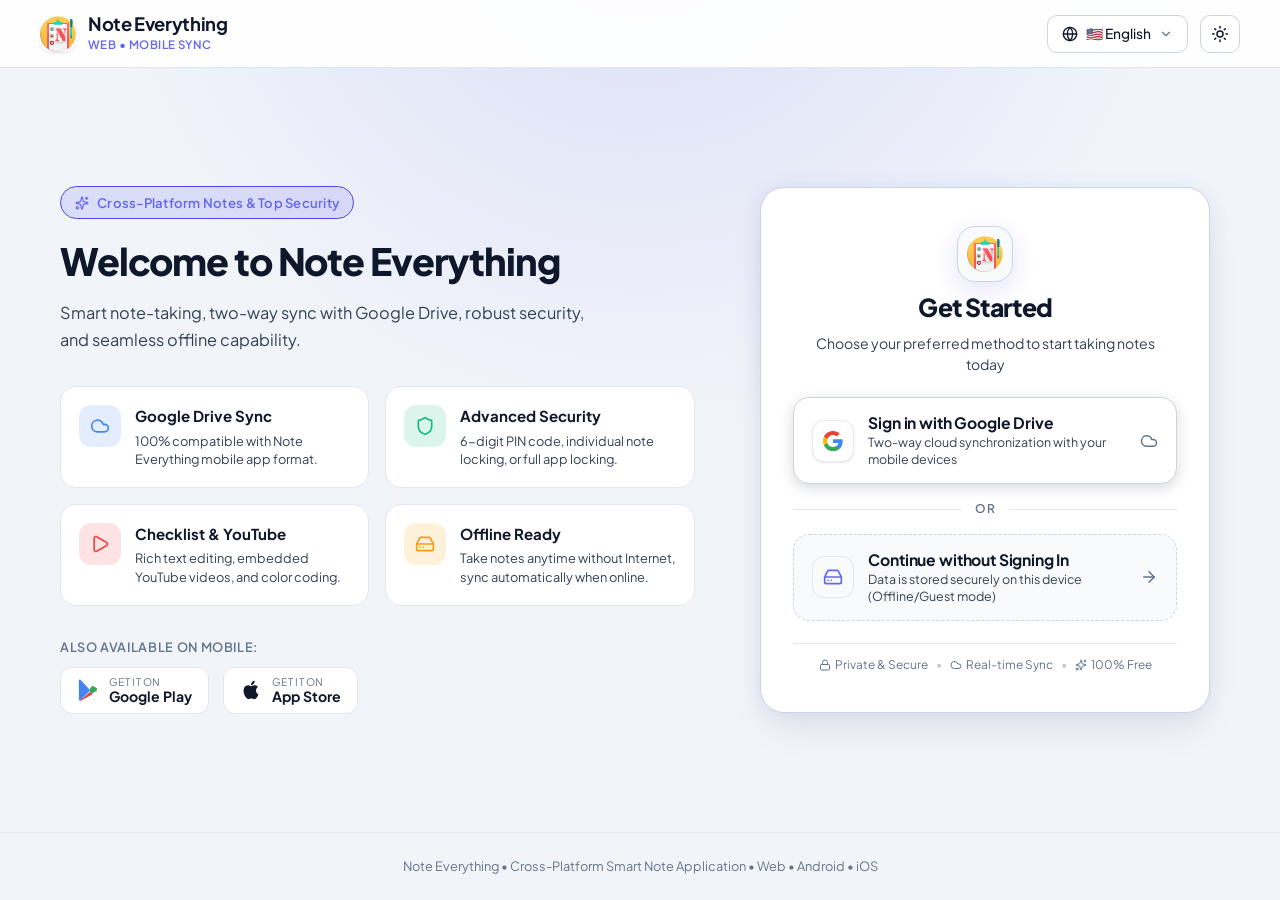
<file: index.html>
<!doctype html>
<html lang="en">
  <head>
    <meta charset="UTF-8" />
    <link rel="icon" type="image/png" href="/logo.png" />
    <link rel="shortcut icon" type="image/x-icon" href="/favicon.ico" />
    <link rel="apple-touch-icon" href="/logo.png" />
    <meta name="viewport" content="width=device-width, initial-scale=1.0" />
    <meta name="theme-color" content="#0f172a" />

    <!-- Primary SEO Meta Tags -->
    <title>Note Everything - Notes Anytime, Anywhere</title>
    <meta name="title" content="Note Everything - Notes Anytime, Anywhere" />
    <meta name="description" content="Fast, secure, offline-first notes and to-do checklist app with Google Drive sync and instant backup." />
    <meta name="keywords" content="note everything, notes, todo list, checklists, offline notes, google drive sync, backup" />
    <meta name="author" content="Note Everything" />
    <meta name="robots" content="index, follow" />

    <!-- Open Graph / Facebook -->
    <meta property="og:type" content="website" />
    <meta property="og:title" content="Note Everything - Notes Anytime, Anywhere" />
    <meta property="og:description" content="Fast, secure, offline-first notes and to-do checklist app with Google Drive sync and instant backup." />
    <meta property="og:image" content="/logo.png" />

    <!-- Twitter Card -->
    <meta name="twitter:card" content="summary" />
    <meta name="twitter:title" content="Note Everything - Notes Anytime, Anywhere" />
    <meta name="twitter:description" content="Fast, secure, offline-first notes and to-do checklist app with Google Drive sync and instant backup." />
    <meta name="twitter:image" content="/logo.png" />

    <!-- Google Fonts: Plus Jakarta Sans & JetBrains Mono -->
    <link rel="preconnect" href="https://fonts.googleapis.com">
    <link rel="preconnect" href="https://fonts.gstatic.com" crossorigin>
    <link href="https://fonts.googleapis.com/css2?family=JetBrains+Mono:wght@400;500;600&family=Plus+Jakarta+Sans:wght@400;500;600;700;800&display=swap" rel="stylesheet">

    <!-- GitHub Pages SPA: restore deep-link path from 404 redirect -->
    <script>
      (function () {
        var params = new URLSearchParams(window.location.search);
        var p = params.get('p');
        var h = params.get('h');
        if (p) {
          var target = decodeURIComponent(p) + (h ? decodeURIComponent(h) : '');
          window.history.replaceState(null, null, target);
        }
      })();
    </script>
    <script type="module" crossorigin src="/assets/index-BXCuvB08.js"></script>
    <link rel="stylesheet" crossorigin href="/assets/index-BgX2x8Zq.css">
  </head>
  <body>
    <div id="root"></div>
  </body>
</html>
</file>
<file: assets/index-BgX2x8Zq.css>
:root,[data-theme=dark]{--bg-base:#090d16;--bg-sidebar:#0f1422;--bg-surface:#151c2e;--bg-surface-hover:#1c263f;--bg-surface-active:#232f4e;--bg-glass:#151c2ecc;--bg-modal-overlay:#05070dbf;--border-subtle:#ffffff14;--border-medium:#ffffff24;--border-focus:#6366f1;--text-primary:#f8fafc;--text-secondary:#94a3b8;--text-muted:#64748b;--text-inverse:#090d16;--accent:#6366f1;--accent-light:#818cf8;--accent-hover:#4f46e5;--accent-glow:#6366f140;--accent-gradient:linear-gradient(135deg, #6366f1 0%, #8b5cf6 50%, #d946ef 100%);--danger:#ef4444;--danger-hover:#dc2626;--danger-glow:#ef444433;--success:#10b981;--warning:#f59e0b;--shadow-sm:0 1px 3px #0000004d;--shadow-md:0 4px 12px #00000059;--shadow-lg:0 12px 32px #00000073;--shadow-glow:0 0 20px var(--accent-glow);--card-default-bg:#151c2e;--card-default-border:#ffffff14;--bg-hover:var(--bg-surface-hover);--bg-card:var(--bg-surface);--text-main:var(--text-primary);--bg-surface-elevated:var(--bg-surface-hover);--hover-bg:var(--bg-surface-active);--border-strong:var(--border-medium)}[data-theme=light]{--bg-base:#f1f5f9;--bg-sidebar:#fff;--bg-surface:#fff;--bg-surface-hover:#f8fafc;--bg-surface-active:#e2e8f0;--bg-glass:#ffffffeb;--bg-modal-overlay:#0f172a80;--border-subtle:#e2e8f0;--border-medium:#cbd5e1;--border-strong:var(--border-medium);--border-focus:#4f46e5;--text-primary:#0f172a;--text-secondary:#334155;--text-muted:#64748b;--text-inverse:#fff;--accent:#4f46e5;--accent-light:#6366f1;--accent-hover:#4338ca;--accent-glow:#4f46e524;--accent-gradient:linear-gradient(135deg, #4f46e5 0%, #7c3aed 100%);--danger:#ef4444;--danger-hover:#dc2626;--danger-glow:#ef444424;--success:#10b981;--warning:#f59e0b;--shadow-sm:0 1px 3px #0f172a0f, 0 1px 2px #0f172a0a;--shadow-md:0 4px 14px #0f172a14, 0 2px 4px #0f172a0a;--shadow-lg:0 12px 30px #0f172a1f, 0 4px 8px #0f172a0d;--shadow-glow:0 0 20px var(--accent-glow);--card-default-bg:#fff;--card-default-border:#e2e8f0;--bg-hover:var(--bg-surface-hover);--bg-card:var(--bg-surface);--text-main:var(--text-primary);--bg-surface-elevated:#fff;--hover-bg:var(--bg-surface-active)}*{box-sizing:border-box;margin:0;padding:0}html,body{background-color:var(--bg-base);height:100%;color:var(--text-primary);-webkit-font-smoothing:antialiased;-moz-osx-font-smoothing:grayscale;font-family:Plus Jakarta Sans,system-ui,-apple-system,BlinkMacSystemFont,Segoe UI,Roboto,Oxygen,Ubuntu,Cantarell,sans-serif;line-height:1.5;overflow:hidden}#root{flex-direction:column;height:100%;display:flex}::-webkit-scrollbar{width:6px;height:6px}::-webkit-scrollbar-track{background:0 0}::-webkit-scrollbar-thumb{background:var(--border-medium);border-radius:9999px}::-webkit-scrollbar-thumb:hover{background:var(--text-muted)}button{cursor:pointer;background:0 0;border:none;outline:none;justify-content:center;align-items:center;font-family:inherit;transition:all .18s ease-in-out;display:inline-flex}button:focus-visible{box-shadow:0 0 0 2px var(--accent-glow), 0 0 0 4px var(--accent)}input,textarea,select{color:var(--text-primary);background-color:var(--bg-surface);border:1px solid var(--border-subtle);border-radius:10px;outline:none;font-family:inherit;transition:all .18s ease-in-out}input::placeholder,textarea::placeholder{color:var(--text-muted);opacity:.65}input:focus,textarea:focus,select:focus{border-color:var(--border-focus);box-shadow:0 0 0 3px var(--accent-glow)}@keyframes fadeIn{0%{opacity:0}to{opacity:1}}@keyframes scaleIn{0%{opacity:0;transform:scale(.96)}to{opacity:1;transform:scale(1)}}@keyframes pulseGlow{0%,to{box-shadow:0 0 15px var(--accent-glow)}50%{box-shadow:0 0 25px var(--accent-glow)}}.animate-fade-in{animation:.22s cubic-bezier(.16,1,.3,1) forwards fadeIn}.animate-scale-in{animation:.2s cubic-bezier(.16,1,.3,1) forwards scaleIn}.note-theme-default{background-color:var(--card-default-bg);border-color:var(--card-default-border)}[data-theme=dark] .note-theme-amber{background:linear-gradient(145deg,#3d2305 0%,#2b1803 100%)!important;border-color:#f59e0b40!important}[data-theme=light] .note-theme-amber{background:#fffbeb!important;border-color:#fde68a!important}[data-theme=dark] .note-theme-emerald{background:linear-gradient(145deg,#06392b 0%,#03281e 100%)!important;border-color:#10b98140!important}[data-theme=light] .note-theme-emerald{background:#ecfdf5!important;border-color:#a7f3d0!important}[data-theme=dark] .note-theme-sky{background:linear-gradient(145deg,#093753 0%,#05263a 100%)!important;border-color:#0ea5e940!important}[data-theme=light] .note-theme-sky{background:#f0f9ff!important;border-color:#bae6fd!important}[data-theme=dark] .note-theme-indigo{background:linear-gradient(145deg,#282566 0%,#1c1a47 100%)!important;border-color:#6366f147!important}[data-theme=light] .note-theme-indigo{background:#eef2ff!important;border-color:#c7d2fe!important}[data-theme=dark] .note-theme-rose{background:linear-gradient(145deg,#4c1126 0%,#340918 100%)!important;border-color:#f43f5e40!important}[data-theme=light] .note-theme-rose{background:#fff1f2!important;border-color:#fecdd3!important}[data-theme=dark] .note-theme-peach{background:linear-gradient(145deg,#4a1e09 0%,#331405 100%)!important;border-color:#f9731640!important}[data-theme=light] .note-theme-peach{background:#fff7ed!important;border-color:#fed7aa!important}[data-theme=dark] .note-theme-teal{background:linear-gradient(145deg,#0a3d3a 0%,#052a28 100%)!important;border-color:#14b8a640!important}[data-theme=light] .note-theme-teal{background:#f0fdfa!important;border-color:#99f6e4!important}.confirm-modal-overlay{z-index:99999;background-color:var(--bg-modal-overlay,#05070dbf);-webkit-backdrop-filter:blur(12px);justify-content:center;align-items:center;padding:1.25rem;animation:.2s cubic-bezier(.16,1,.3,1) forwards confirmFadeIn;display:flex;position:fixed;inset:0}@keyframes confirmFadeIn{0%{opacity:0}to{opacity:1}}.confirm-modal-card{background:var(--bg-surface,#151c2e);border:1px solid var(--border-medium,#ffffff24);border-radius:20px;flex-direction:column;width:100%;max-width:440px;padding:1.75rem;animation:.22s cubic-bezier(.16,1,.3,1) forwards confirmScaleIn;display:flex;position:relative;overflow:hidden;box-shadow:0 20px 50px #00000080,0 0 1px #fff3}@keyframes confirmScaleIn{0%{opacity:0;transform:scale(.92)translateY(8px)}to{opacity:1;transform:scale(1)translateY(0)}}.confirm-modal-header{align-items:flex-start;gap:1rem;margin-bottom:1.25rem;display:flex}.confirm-icon-box{border-radius:14px;flex-shrink:0;justify-content:center;align-items:center;width:48px;min-width:48px;height:48px;display:flex}.confirm-icon-box.danger{color:#ef4444;background:#ef444426;border:1px solid #ef44444d;box-shadow:0 0 20px #ef444440}.confirm-icon-box.warning{color:#f59e0b;background:#f59e0b26;border:1px solid #f59e0b4d;box-shadow:0 0 20px #f59e0b40}.confirm-icon-box.info{color:#6366f1;background:#6366f126;border:1px solid #6366f14d;box-shadow:0 0 20px #6366f140}.confirm-header-content{flex:1;min-width:0}.confirm-title{color:var(--text-primary,#f8fafc);margin:0 0 .35rem;font-size:1.15rem;font-weight:700;line-height:1.35}.confirm-message{color:var(--text-secondary,#94a3b8);word-break:break-word;margin:0;font-size:.92rem;line-height:1.55}.confirm-close-btn{width:32px;height:32px;color:var(--text-muted,#64748b);cursor:pointer;background:0 0;border:none;border-radius:50%;justify-content:center;align-items:center;transition:all .15s;display:flex;position:absolute;top:1rem;right:1rem}.confirm-close-btn:hover{background:var(--border-subtle,#ffffff14);color:var(--text-primary,#f8fafc);transform:scale(1.05)}.confirm-modal-actions{border-top:1px solid var(--border-subtle,#ffffff14);justify-content:flex-end;align-items:center;gap:.75rem;margin-top:.5rem;padding-top:1rem;display:flex}.confirm-btn{cursor:pointer;border-radius:12px;justify-content:center;align-items:center;gap:.5rem;min-width:90px;padding:.65rem 1.25rem;font-size:.9rem;font-weight:600;transition:all .15s;display:inline-flex}.confirm-btn-cancel{background:var(--bg-surface-hover,#1c263f);color:var(--text-secondary,#94a3b8);border:1px solid var(--border-subtle,#ffffff1a)}.confirm-btn-cancel:hover{background:var(--bg-surface-active,#232f4e);color:var(--text-primary,#f8fafc);border-color:var(--border-medium,#fff3)}.confirm-btn-danger{color:#fff;background:#ef4444;border:1px solid #dc2626;box-shadow:0 4px 14px #ef444459}.confirm-btn-danger:hover{background:#dc2626;transform:translateY(-1px);box-shadow:0 6px 20px #ef444480}.confirm-btn-warning{color:#fff;background:#f59e0b;border:1px solid #d97706;box-shadow:0 4px 14px #f59e0b59}.confirm-btn-warning:hover{background:#d97706;transform:translateY(-1px);box-shadow:0 6px 20px #f59e0b80}.confirm-btn-info{background:var(--accent,#6366f1);color:#fff;border:1px solid var(--accent-hover,#4f46e5);box-shadow:0 4px 14px #6366f159}.confirm-btn-info:hover{background:var(--accent-hover,#4f46e5);transform:translateY(-1px);box-shadow:0 6px 20px #6366f180}@media (width<=480px){.confirm-modal-card{border-radius:16px;padding:1.25rem}.confirm-modal-header{flex-direction:column;gap:.75rem}.confirm-modal-actions{flex-direction:column-reverse;gap:.5rem}.confirm-btn{width:100%}}.full-categories-view{background-color:var(--bg-base);z-index:10;flex-direction:column;flex:1;width:100%;height:100%;animation:.18s cubic-bezier(.16,1,.3,1) fadeIn;display:flex;position:relative;overflow:hidden}.full-categories-header{background-color:var(--bg-glass);-webkit-backdrop-filter:blur(14px);border-bottom:1px solid var(--border-subtle);z-index:25;flex-wrap:nowrap;justify-content:space-between;align-items:center;gap:16px;padding:14px 28px;display:flex;position:sticky;top:0}.full-categories-header-left{align-items:center;gap:16px;min-width:0;display:flex}.full-categories-header-left .back-btn{background-color:var(--bg-surface);border:1px solid var(--border-subtle);color:var(--text-primary);cursor:pointer;box-shadow:var(--shadow-sm);white-space:nowrap;border-radius:10px;flex-shrink:0;align-items:center;gap:8px;padding:8px 16px;font-size:.88rem;font-weight:600;transition:all .2s;display:inline-flex}.full-categories-header-left .back-btn:hover{background-color:var(--bg-surface-hover);border-color:var(--border-medium);transform:translate(-2px)}.full-categories-title-box{align-items:center;gap:12px;min-width:0;display:flex}.full-categories-header-icon{background:var(--accent-gradient);color:#fff;width:38px;height:38px;box-shadow:0 4px 12px var(--accent-glow);border-radius:12px;flex-shrink:0;justify-content:center;align-items:center;display:flex}.full-categories-title-box h2{color:var(--text-primary);margin:0;font-size:1.22rem;font-weight:700;line-height:1.2}.full-categories-subtitle{color:var(--text-secondary);margin-top:2px;font-size:.8rem;display:block}.full-categories-header-right{flex-shrink:0;align-items:center;gap:12px;display:flex}.full-categories-count-badge{background-color:var(--bg-surface);border:1px solid var(--border-subtle);color:var(--accent);box-shadow:var(--shadow-sm);white-space:nowrap;border-radius:9999px;flex-shrink:0;align-items:center;gap:6px;padding:6px 14px;font-size:.82rem;font-weight:600;display:inline-flex}.full-categories-header-right .close-btn,.full-categories-header .icon-btn{background-color:var(--bg-surface);border:1px solid var(--border-subtle);width:38px;height:38px;color:var(--text-secondary);cursor:pointer;border-radius:10px;flex-shrink:0;justify-content:center;align-items:center;transition:all .2s;display:inline-flex}.full-categories-header-right .close-btn:hover,.full-categories-header .icon-btn:hover{background-color:var(--bg-surface-hover);color:var(--text-primary);border-color:var(--border-medium)}.full-categories-scroll-container{-webkit-overflow-scrolling:touch;flex:1;justify-content:center;align-items:flex-start;padding:32px 28px 80px;display:flex;overflow:hidden auto}.full-categories-content-wrapper{flex-direction:column;flex-shrink:0;gap:24px;width:100%;max-width:880px;height:auto;min-height:min-content;display:flex}.categories-view-card{background-color:var(--bg-surface);border:1px solid var(--border-subtle);box-shadow:var(--shadow-sm);border-radius:16px;flex-shrink:0;width:100%;transition:border-color .2s,box-shadow .2s;overflow:hidden}.categories-view-card:hover{border-color:var(--border-medium);box-shadow:var(--shadow-md)}.categories-view-card-header{border-bottom:1px solid var(--border-subtle);background-color:var(--bg-surface-hover);align-items:center;gap:14px;padding:18px 24px;display:flex}.categories-view-card-icon-box{border-radius:10px;flex-shrink:0;justify-content:center;align-items:center;width:38px;height:38px;display:flex}.categories-view-card-icon-box.accent{background-color:var(--accent-glow);color:var(--accent)}.categories-view-card-icon-box.info{color:#3b82f6;background-color:#3b82f626}.categories-view-card-header h3{color:var(--text-primary);margin:0;font-size:1.05rem;font-weight:700}.categories-view-card-header p{color:var(--text-secondary);margin:3px 0 0;font-size:.8rem}.categories-view-card-body{padding:22px 24px}.full-cat-create-form{flex-direction:column;gap:18px;display:flex}.full-cat-input-row{align-items:flex-end;gap:14px;width:100%;display:flex}.full-cat-input-group{flex-direction:column;flex:1;gap:6px;display:flex}.full-cat-input-group label{color:var(--text-secondary);font-size:.82rem;font-weight:600}.full-cat-text-input{background-color:var(--bg-base);border:1.5px solid var(--border-subtle);width:100%;color:var(--text-primary);border-radius:11px;outline:none;padding:10px 14px;font-size:.92rem;transition:all .18s}.full-cat-text-input:focus{border-color:var(--accent);box-shadow:0 0 0 3px var(--accent-glow);background-color:var(--bg-surface)}.full-cat-submit-btn{height:42px;padding:0 20px}.full-cat-color-section{flex-wrap:wrap;align-items:center;gap:16px;display:flex}.full-cat-color-label{color:var(--text-secondary);font-size:.82rem;font-weight:600}.full-cat-palette-row{flex-wrap:wrap;align-items:center;gap:12px;display:flex}.full-cat-color-picker-wrapper{cursor:pointer;border-radius:50%;flex-shrink:0;width:32px;height:32px;position:relative;box-shadow:0 2px 6px #00000026}.full-cat-native-color-picker{opacity:0;cursor:pointer;width:100%;height:100%;position:absolute;inset:0}.full-cat-color-preview-circle{pointer-events:none;border:2px solid #fff;border-radius:50%;width:100%;height:100%;display:block}.full-cat-preset-colors{flex-wrap:wrap;align-items:center;gap:8px;display:flex}.full-cat-preset-swatch{cursor:pointer;border:2px solid #0000;border-radius:50%;justify-content:center;align-items:center;width:26px;height:26px;transition:transform .15s,border-color .15s;display:flex;box-shadow:0 1px 4px #0000001a}.full-cat-preset-swatch:hover{transform:scale(1.15)}.full-cat-preset-swatch.active{box-shadow:0 0 0 2px var(--accent);border-color:#fff;transform:scale(1.15)}.categories-status-banner{color:var(--accent);background-color:var(--accent-glow);border:1px solid var(--accent);border-radius:10px;padding:10px 14px;font-size:.86rem;font-weight:500;animation:.2s ease-out fadeIn}.full-cat-search-box{align-items:center;margin-bottom:18px;display:flex;position:relative}.full-cat-search-icon{color:var(--text-muted);pointer-events:none;position:absolute;left:14px}.full-cat-search-input{background-color:var(--bg-base);border:1.5px solid var(--border-subtle);width:100%;color:var(--text-primary);border-radius:11px;outline:none;padding:9px 38px;font-size:.88rem;transition:all .18s}.full-cat-search-input:focus{border-color:var(--accent);box-shadow:0 0 0 3px var(--accent-glow);background-color:var(--bg-surface)}.full-cat-clear-search-btn{color:var(--text-muted);cursor:pointer;background:0 0;border:none;border-radius:6px;justify-content:center;align-items:center;padding:4px;display:flex;position:absolute;right:12px}.full-cat-clear-search-btn:hover{color:var(--text-primary);background-color:var(--bg-hover)}.full-cat-empty-state{text-align:center;flex-direction:column;align-items:center;gap:10px;padding:40px 20px;display:flex}.full-cat-empty-state .empty-icon-circle{background-color:var(--bg-surface-hover);width:60px;height:60px;color:var(--text-muted);border-radius:18px;justify-content:center;align-items:center;margin-bottom:6px;display:flex}.full-cat-empty-state h4{color:var(--text-primary);margin:0;font-size:1.05rem;font-weight:700}.full-cat-empty-state p{color:var(--text-secondary);max-width:400px;margin:0;font-size:.86rem;line-height:1.45}.full-cat-items-list{flex-direction:column;gap:12px;display:flex}.full-cat-row-card{background-color:var(--bg-surface-hover);border:1.5px solid var(--border-subtle);border-radius:13px;justify-content:space-between;align-items:center;gap:14px;padding:14px 18px;transition:all .18s;display:flex}.full-cat-row-card:hover{border-color:var(--border-medium);box-shadow:var(--shadow-sm);transform:translateY(-1px)}.full-cat-row-card.editing{border-color:var(--accent);background-color:var(--bg-surface);box-shadow:0 0 0 2px var(--accent-glow)}.full-cat-info-group{flex:1;align-items:center;gap:14px;display:flex;overflow:hidden}.full-cat-swatch{border:1.5px solid #fff6;border-radius:50%;flex-shrink:0;width:18px;height:18px}.full-cat-name-box{flex:1;overflow:hidden}.full-cat-name{color:var(--text-primary);white-space:nowrap;text-overflow:ellipsis;font-size:.95rem;font-weight:700;display:block;overflow:hidden}.full-cat-count-badge{background-color:var(--bg-surface);border:1px solid var(--border-subtle);color:var(--text-secondary);white-space:nowrap;border-radius:8px;align-items:center;gap:6px;padding:4px 10px;font-size:.78rem;font-weight:600;display:inline-flex}.full-cat-actions-group{flex-shrink:0;align-items:center;gap:8px;display:flex}.full-cat-action-btn{cursor:pointer;border:1px solid var(--border-subtle);background-color:var(--bg-surface);color:var(--text-secondary);border-radius:8px;align-items:center;gap:6px;padding:6px 12px;font-size:.82rem;font-weight:600;transition:all .15s;display:inline-flex}.full-cat-action-btn.edit:hover{background-color:var(--accent-glow);border-color:var(--accent);color:var(--accent)}.full-cat-action-btn.delete:hover{color:var(--danger);background-color:#ef44441f;border-color:#ef444459}.full-cat-edit-panel{flex-direction:column;gap:12px;width:100%;display:flex}.full-cat-edit-inputs{align-items:center;gap:12px;width:100%;display:flex}.full-cat-edit-input{flex:1}.full-cat-edit-actions{justify-content:flex-end;align-items:center;gap:8px;display:flex}.full-cat-edit-btn{padding:6px 14px;font-size:.82rem}.full-categories-btn{cursor:pointer;white-space:nowrap;border-radius:10px;flex-shrink:0;justify-content:center;align-items:center;gap:8px;padding:9px 18px;font-size:.86rem;font-weight:600;transition:all .2s cubic-bezier(.16,1,.3,1);display:inline-flex}.full-categories-btn.primary{background:var(--accent-gradient);box-shadow:0 2px 8px var(--accent-glow);border:none;color:#fff!important}.full-categories-btn.primary *{color:#fff!important}.full-categories-btn.primary:hover:not(:disabled){box-shadow:0 4px 14px var(--accent-glow);filter:brightness(1.06);transform:translateY(-1px)}.full-categories-btn.primary:disabled{opacity:.5;cursor:not-allowed}.full-categories-btn.secondary{background-color:var(--bg-surface);color:var(--text-primary);border:1.5px solid var(--border-medium)}.full-categories-btn.secondary:hover{background-color:var(--bg-hover);border-color:var(--accent);color:var(--accent);transform:translateY(-1px)}.cat-confirm-overlay{background-color:var(--bg-modal-overlay);-webkit-backdrop-filter:blur(8px);z-index:99;justify-content:center;align-items:center;padding:16px;animation:.18s ease-out fadeIn;display:flex;position:fixed;inset:0}.cat-confirm-modal{background-color:var(--bg-surface);border:1px solid var(--border-subtle);width:100%;max-width:480px;box-shadow:var(--shadow-lg);border-radius:18px;flex-direction:column;gap:20px;padding:24px;display:flex}.cat-confirm-header{align-items:flex-start;gap:14px;display:flex}.cat-confirm-icon{width:44px;height:44px;color:var(--danger);background:#ef44441f;border-radius:12px;flex-shrink:0;justify-content:center;align-items:center;display:flex}.cat-confirm-header h3{color:var(--text-primary);margin:0 0 4px;font-size:1.15rem;font-weight:700}.cat-confirm-subtitle{color:var(--text-secondary);margin:0;font-size:.88rem;line-height:1.4}.cat-confirm-options{flex-direction:column;gap:10px;display:flex}.cat-confirm-option-btn{text-align:left;cursor:pointer;border:1.5px solid var(--border-subtle);background-color:var(--bg-surface-hover);border-radius:12px;flex-direction:column;align-items:flex-start;padding:14px 16px;transition:all .2s;display:flex}.cat-confirm-option-btn .option-title{margin-bottom:3px;font-size:.95rem;font-weight:700}.cat-confirm-option-btn .option-desc{color:var(--text-muted);font-size:.82rem;line-height:1.35}.cat-confirm-option-btn.primary-subtle:hover{border-color:var(--accent);background-color:var(--accent-glow)}.cat-confirm-option-btn.primary-subtle .option-title{color:var(--accent)}.cat-confirm-option-btn.danger{border-color:#ef44444d}.cat-confirm-option-btn.danger:hover{border-color:var(--danger);background-color:#ef44441f}.cat-confirm-option-btn.danger .option-title{color:var(--danger)}.cat-confirm-footer{justify-content:flex-end;display:flex}.cat-cancel-btn{background-color:var(--bg-surface-hover);border:1px solid var(--border-subtle);color:var(--text-secondary);cursor:pointer;border-radius:10px;padding:9px 20px;font-size:.88rem;font-weight:600;transition:all .15s}.cat-cancel-btn:hover{color:var(--text-primary);background-color:var(--border-subtle)}@media (width<=768px){.full-categories-header{gap:8px;padding:12px 14px}.full-categories-header-left{flex:1;gap:10px;min-width:0}.full-categories-header-left .back-btn{gap:6px;padding:6px 12px;font-size:.82rem}.full-categories-title-box{flex:1;gap:8px;min-width:0}.full-categories-title-box h2{white-space:nowrap;text-overflow:ellipsis;font-size:1.05rem;overflow:hidden}.full-categories-subtitle,.full-categories-count-badge{display:none}.full-categories-header-icon{border-radius:8px;width:32px;height:32px}.full-categories-header-right .close-btn,.full-categories-header .icon-btn{width:34px;height:34px}.full-categories-scroll-container{padding:16px 12px 80px}.categories-view-card-header{padding:14px 16px}.categories-view-card-body{padding:16px}.full-cat-input-row{flex-direction:column;align-items:stretch}.full-cat-submit-btn{width:100%}.full-cat-row-card{flex-direction:column;align-items:flex-start;gap:12px}.full-cat-actions-group{justify-content:flex-end;width:100%}}.category-sidebar{background-color:var(--bg-sidebar);border-right:1px solid var(--border-subtle);z-index:40;flex-direction:column;flex-shrink:0;width:280px;height:100%;transition:all .25s cubic-bezier(.16,1,.3,1);display:flex}.sidebar-header{justify-content:space-between;align-items:center;padding:20px 20px 16px;display:flex}.app-brand{align-items:center;gap:12px;text-decoration:none;display:flex}.brand-icon{background:var(--accent-gradient);color:#fff;width:38px;height:38px;box-shadow:0 4px 14px var(--accent-glow);border-radius:12px;justify-content:center;align-items:center;display:flex}.brand-info h1{letter-spacing:-.02em;background:var(--accent-gradient);-webkit-text-fill-color:transparent;-webkit-background-clip:text;background-clip:text;font-size:1.1rem;font-weight:800}.brand-badge{text-transform:uppercase;color:var(--text-muted);letter-spacing:.06em;font-size:.65rem;font-weight:700}.brand-user-profile{align-items:center;gap:10px;width:100%;display:flex}.brand-logout-btn{width:28px;height:28px;color:var(--text-muted);cursor:pointer;background:0 0;border:1px solid #0000;border-radius:8px;flex-shrink:0;justify-content:center;align-items:center;margin-left:auto;transition:all .15s;display:flex}.brand-logout-btn:hover{color:#ef4444;background:#ef44441f;border-color:#ef444440;transform:scale(1.08)}.brand-user-avatar{flex-shrink:0;width:38px;height:38px;position:relative}.brand-user-avatar img{object-fit:cover;border:2px solid var(--accent);width:38px;height:38px;box-shadow:0 0 0 3px var(--accent-glow);border-radius:50%}.brand-user-avatar-fallback{background:var(--accent-gradient);color:#fff;width:38px;height:38px;box-shadow:0 0 0 3px var(--accent-glow);border-radius:50%;justify-content:center;align-items:center;font-size:1rem;font-weight:700;display:flex}.brand-user-sync-dot{border:2px solid var(--bg-sidebar);color:#fff;background:#34a853;border-radius:50%;justify-content:center;align-items:center;width:16px;height:16px;animation:2.5s ease-in-out infinite syncPulse;display:flex;position:absolute;bottom:-2px;right:-2px}.brand-user-sync-dot svg{animation:3s linear infinite spinSlow}@keyframes syncPulse{0%,to{box-shadow:0 0 #34a85366}50%{box-shadow:0 0 0 4px #34a85300}}@keyframes spinSlow{0%{transform:rotate(0)}to{transform:rotate(360deg)}}.brand-badge--gdrive{text-transform:none;letter-spacing:0;color:var(--text-muted);white-space:nowrap;text-overflow:ellipsis;max-width:160px;font-size:.63rem;font-weight:600;display:block;overflow:hidden}.sidebar-scroll{flex-direction:column;flex:1;gap:20px;padding:8px 12px;display:flex;overflow-y:auto}.nav-group-header{justify-content:space-between;align-items:center;padding:6px 12px 4px;display:flex}.category-group-header-interactive{cursor:pointer;border-radius:8px;transition:all .15s}.category-group-header-interactive:hover{background-color:var(--bg-surface-hover)}.category-group-header-interactive:hover .nav-group-title,.category-group-header-interactive:hover .category-manage-icon-btn{color:var(--accent)}.nav-group-header .nav-group-title{padding:0}.category-manage-icon-btn{width:26px;height:26px;color:var(--text-muted);cursor:pointer;background:0 0;border:none;border-radius:6px;justify-content:center;align-items:center;transition:all .15s;display:flex}.category-manage-icon-btn:hover{background-color:var(--bg-surface-hover);color:var(--accent)}.nav-group-title{text-transform:uppercase;letter-spacing:.08em;color:var(--text-muted);padding:6px 12px 4px;font-size:.72rem;font-weight:700}.nav-list{flex-direction:column;gap:3px;list-style:none;display:flex}.nav-item-btn{width:100%;color:var(--text-secondary);border-radius:10px;align-items:center;gap:12px;padding:10px 12px;font-size:.9rem;font-weight:500;transition:all .15s;display:flex;position:relative}.nav-item-btn:hover{background-color:var(--bg-surface-hover);color:var(--text-primary)}.nav-item-btn.active{background-color:var(--accent-glow);color:var(--accent);font-weight:600}.nav-item-btn.active:before{content:"";background:var(--accent);border-radius:0 4px 4px 0;width:3px;position:absolute;top:8px;bottom:8px;left:0}.nav-icon{flex-shrink:0;width:18px;height:18px}.nav-label{text-align:left;white-space:nowrap;text-overflow:ellipsis;flex:1;overflow:hidden}.nav-badge{background-color:var(--border-subtle);color:var(--text-muted);border-radius:9999px;padding:2px 7px;font-size:.75rem;font-weight:600}.nav-item-btn.active .nav-badge{background-color:var(--accent);color:#fff}.category-dot{border-radius:50%;flex-shrink:0;width:9px;height:9px}.add-category-btn{border:1px dashed var(--border-medium);width:100%;color:var(--text-muted);border-radius:8px;justify-content:center;align-items:center;gap:6px;margin-top:6px;padding:8px 12px;font-size:.82rem;font-weight:500;display:flex}.add-category-btn:hover{background-color:var(--bg-surface-hover);color:var(--text-primary);border-color:var(--accent)}.sidebar-footer{border-top:1px solid var(--border-subtle);background-color:var(--bg-sidebar);justify-content:space-between;align-items:center;padding:14px 16px;display:flex}.sidebar-store-badges{border-top:1px solid var(--border-subtle);background:var(--bg-sidebar);gap:8px;padding:10px 12px;display:flex}.store-badge-link{background:var(--bg-surface);border:1px solid var(--border-subtle);color:var(--text-primary);border-radius:9px;flex:1;align-items:center;gap:7px;min-width:0;padding:7px 9px;text-decoration:none;transition:all .2s;display:flex;overflow:hidden}.store-badge-link:hover{background:var(--bg-surface-hover);border-color:var(--accent);box-shadow:0 4px 12px var(--accent-glow,#6366f126);transform:translateY(-1px)}.store-badge-icon{width:20px;height:20px;color:var(--text-secondary);flex-shrink:0}.store-badge-text{flex-direction:column;min-width:0;display:flex;overflow:hidden}.store-badge-sub{color:var(--text-muted,var(--text-secondary));white-space:nowrap;text-transform:uppercase;letter-spacing:.03em;opacity:.7;font-size:.62rem;line-height:1}.store-badge-name{white-space:nowrap;text-overflow:ellipsis;font-size:.75rem;font-weight:600;line-height:1.3;overflow:hidden}.sidebar-footer-btn{color:var(--text-secondary);border-radius:8px;gap:8px;padding:8px 12px;font-size:.85rem;font-weight:500}.sidebar-footer-btn:hover{background-color:var(--bg-surface-hover);color:var(--text-primary)}.theme-toggle-btn{border:1px solid var(--border-subtle);width:36px;height:36px;color:var(--text-secondary);border-radius:9px}.theme-toggle-btn:hover{background-color:var(--bg-surface-hover);color:var(--text-primary);border-color:var(--border-focus)}.theme-toggle-btn.active{border-color:var(--accent);background-color:var(--accent-glow)}.language-dropdown-wrapper{align-items:center;display:flex;position:relative}.language-popover-menu{background-color:var(--bg-surface);border:1px solid var(--border-subtle);width:210px;max-height:340px;box-shadow:var(--shadow-lg);-webkit-backdrop-filter:blur(16px);backdrop-filter:blur(16px);z-index:60;border-radius:12px;flex-direction:column;padding:6px;display:flex;position:absolute;bottom:calc(100% + 10px);left:50%;transform:translate(-50%)}.language-popover-header{text-transform:uppercase;letter-spacing:.05em;color:var(--text-muted);border-bottom:1px solid var(--border-subtle);margin-bottom:4px;padding:6px 10px;font-size:.72rem;font-weight:700}.language-popover-list{flex-direction:column;gap:2px;max-height:280px;display:flex;overflow-y:auto}.language-popover-item{width:100%;color:var(--text-primary);text-align:left;cursor:pointer;background:0 0;border:none;border-radius:8px;align-items:center;gap:10px;padding:7px 10px;font-size:.84rem;transition:all .15s;display:flex}.language-popover-item:hover{background-color:var(--bg-surface-hover)}.language-popover-item.selected{background-color:var(--accent-glow);color:var(--accent);font-weight:600}.language-popover-item .lang-flag{font-size:1.15rem;line-height:1}.language-popover-item .lang-name{white-space:nowrap;text-overflow:ellipsis;flex:1;overflow:hidden}.language-popover-item .lang-check{color:var(--accent)}.sidebar-overlay{background:var(--bg-modal-overlay);-webkit-backdrop-filter:blur(4px);backdrop-filter:blur(4px);z-index:35;display:none;position:fixed;inset:0}@media (width<=768px){.category-sidebar{box-shadow:var(--shadow-lg);position:fixed;top:0;bottom:0;left:-280px}.category-sidebar.open{left:0}.sidebar-overlay.open{display:block}}[data-theme=light] .category-sidebar{background-color:#fff;border-right:1px solid #e2e8f0}[data-theme=light] .nav-group-title{color:#475569;font-weight:700}[data-theme=light] .nav-item-btn{color:#334155}[data-theme=light] .nav-item-btn:hover{color:#0f172a;background-color:#f1f5f9}[data-theme=light] .nav-item-btn.active{color:#4338ca;background-color:#eef2ff}[data-theme=light] .nav-count-badge{color:#475569;background-color:#f1f5f9}[data-theme=light] .nav-item-btn.active .nav-count-badge{color:#fff;background-color:#4f46e5}[data-theme=light] .sidebar-store-badges{background-color:#fff;border-top:1px solid #e2e8f0}[data-theme=light] .store-badge-link{background:#f8fafc;border:1px solid #e2e8f0}[data-theme=light] .store-badge-link:hover{background:#fff;border-color:#4f46e5;box-shadow:0 4px 12px #4f46e51f}[data-theme=light] .store-badge-sub{color:#64748b;opacity:1}[data-theme=light] .store-badge-name{color:#0f172a}[data-theme=light] .sidebar-footer{background-color:#fff;border-top:1px solid #e2e8f0}[data-theme=light] .sidebar-footer-btn,[data-theme=light] .theme-toggle-btn{color:#475569;background-color:#f8fafc;border:1px solid #e2e8f0}[data-theme=light] .sidebar-footer-btn:hover,[data-theme=light] .theme-toggle-btn:hover{color:#0f172a;background-color:#f1f5f9;border-color:#cbd5e1}.full-yt-overlay{color:#f1f5f9;z-index:99999;background-color:#0b0c13;flex-direction:column;width:100vw;height:100vh;animation:.18s cubic-bezier(.16,1,.3,1) fadeIn;display:flex;position:fixed;inset:0;overflow:hidden}.full-yt-header{-webkit-backdrop-filter:blur(16px);z-index:20;background:#0f111af2;border-bottom:1px solid #ffffff14;flex-shrink:0;justify-content:space-between;align-items:center;gap:16px;padding:12px 24px;display:flex}.full-yt-header-left{align-items:center;gap:14px;min-width:0;display:flex}.full-yt-back-btn{color:#fff;cursor:pointer;white-space:nowrap;background:#ffffff14;border:1px solid #ffffff1f;border-radius:10px;align-items:center;gap:8px;padding:8px 14px;font-size:.88rem;font-weight:600;transition:all .18s;display:inline-flex}.full-yt-back-btn:hover{background:#ffffff26;border-color:#ffffff40;transform:translate(-2px)}.full-yt-divider{background:#ffffff1f;width:1px;height:24px}.full-yt-note-info{color:#94a3b8;align-items:center;gap:8px;min-width:0;font-size:.85rem;display:flex}.full-yt-note-title{color:#e2e8f0;white-space:nowrap;text-overflow:ellipsis;max-width:320px;font-weight:600;overflow:hidden}.full-yt-header-right{flex-shrink:0;align-items:center;gap:10px;display:flex}.full-yt-brand-badge{color:#ef4444;text-transform:uppercase;letter-spacing:.04em;background:#ef444426;border:1px solid #ef44444d;border-radius:8px;align-items:center;gap:6px;padding:5px 10px;font-size:.78rem;font-weight:700;display:inline-flex}.full-yt-tool-btn{color:#cbd5e1;cursor:pointer;background:#ffffff0f;border:1px solid #ffffff1a;border-radius:9px;align-items:center;gap:6px;padding:7px 12px;font-size:.82rem;font-weight:600;text-decoration:none;transition:all .15s;display:inline-flex}.full-yt-tool-btn:hover{color:#fff;background:#ffffff1f;border-color:#fff3}.full-yt-tool-btn.primary{background:var(--accent);color:#fff;border-color:var(--accent)}.full-yt-tool-btn.primary:hover{filter:brightness(1.1)}.full-yt-close-btn{color:#cbd5e1;cursor:pointer;background:#ffffff0f;border:1px solid #ffffff1a;border-radius:9px;justify-content:center;align-items:center;width:36px;height:36px;transition:all .15s;display:flex}.full-yt-close-btn:hover{color:#ef4444;background:#ef444433;border-color:#ef444466}.full-yt-body{flex:1;width:100%;height:calc(100vh - 61px);display:flex;overflow:hidden}.full-yt-main-column{flex-direction:column;flex:1;gap:20px;min-width:0;padding:24px 32px 60px;display:flex;overflow-y:auto}.full-yt-viewport-wrapper{width:100%;max-width:1200px;margin:0 auto}.full-yt-viewport{background:#000;border:1px solid #ffffff1a;border-radius:16px;width:100%;height:0;padding-bottom:56.25%;position:relative;overflow:hidden;box-shadow:0 20px 50px #000000b3,0 0 40px #6366f126}.full-yt-iframe{border:0;width:100%;height:100%;position:absolute;top:0;left:0}.full-yt-under-video{flex-direction:column;gap:16px;width:100%;max-width:1200px;margin:0 auto;display:flex}.full-yt-video-meta-row{flex-wrap:wrap;justify-content:space-between;align-items:flex-start;gap:16px;display:flex}.full-yt-video-title-box{flex:1;min-width:280px}.full-yt-video-title{color:#f8fafc;margin:0 0 6px;font-size:1.25rem;font-weight:700;line-height:1.35}.full-yt-video-subline{color:#94a3b8;align-items:center;gap:12px;font-size:.82rem;display:flex}.full-yt-nav-controls{background:#ffffff0d;border:1px solid #ffffff14;border-radius:12px;align-items:center;gap:10px;padding:6px 12px;display:flex}.full-yt-nav-btn{color:#f1f5f9;cursor:pointer;background:#ffffff14;border:1px solid #ffffff1a;border-radius:8px;align-items:center;gap:5px;padding:6px 14px;font-size:.82rem;font-weight:600;transition:all .15s;display:inline-flex}.full-yt-nav-btn:hover:not(:disabled){color:#fff;background:#ffffff2e}.full-yt-nav-btn:disabled{opacity:.35;cursor:not-allowed}.full-yt-counter-text{color:#cbd5e1;padding:0 4px;font-size:.82rem;font-weight:600}.full-yt-note-card-box{background:#ffffff08;border:1px solid #ffffff14;border-radius:14px;flex-direction:column;gap:10px;padding:16px 20px;display:flex}.full-yt-note-card-header{justify-content:space-between;align-items:center;gap:12px;display:flex}.full-yt-note-card-header h4{color:#e2e8f0;align-items:center;gap:8px;margin:0;font-size:.95rem;font-weight:700;display:flex}.full-yt-note-content-preview{color:#94a3b8;white-space:pre-wrap;max-height:120px;font-size:.88rem;line-height:1.5;overflow-y:auto}.full-yt-sidebar{background:#0f111ad9;border-left:1px solid #ffffff14;flex-direction:column;flex-shrink:0;width:380px;display:flex}.full-yt-sidebar-tabs{border-bottom:1px solid #ffffff14;display:flex}.full-yt-sidebar-tab{color:#94a3b8;cursor:pointer;background:0 0;border:none;border-bottom:2px solid #0000;flex:1;justify-content:center;align-items:center;gap:6px;padding:14px 16px;font-size:.86rem;font-weight:600;transition:all .15s;display:flex}.full-yt-sidebar-tab.active{color:#fff;border-bottom-color:var(--accent);background:#ffffff08}.full-yt-sidebar-content{flex-direction:column;flex:1;gap:10px;padding:16px;display:flex;overflow-y:auto}.full-yt-playlist-item{cursor:pointer;background:#ffffff08;border:1.5px solid #0000;border-radius:12px;gap:12px;padding:10px 12px;transition:all .15s;display:flex}.full-yt-playlist-item:hover{background:#ffffff14}.full-yt-playlist-item.active{border-color:var(--accent);background:#6366f126}.full-yt-thumb-box{background:#000;border-radius:8px;flex-shrink:0;width:90px;height:54px;position:relative;overflow:hidden}.full-yt-thumb-box img{object-fit:cover;width:100%;height:100%}.full-yt-thumb-play-overlay{opacity:0;background:#0006;justify-content:center;align-items:center;transition:opacity .15s;display:flex;position:absolute;inset:0}.full-yt-playlist-item:hover .full-yt-thumb-play-overlay,.full-yt-playlist-item.active .full-yt-thumb-play-overlay{opacity:1}.full-yt-item-info{flex-direction:column;flex:1;justify-content:center;gap:4px;min-width:0;display:flex}.full-yt-item-title{color:#e2e8f0;-webkit-line-clamp:2;line-clamp:2;-webkit-box-orient:vertical;font-size:.84rem;font-weight:600;line-height:1.35;display:-webkit-box;overflow:hidden}.full-yt-item-status{color:#94a3b8;font-size:.74rem}.full-yt-playlist-item.active .full-yt-item-status{color:var(--accent);font-weight:600}@media (width<=1024px){.full-yt-body{flex-direction:column;height:auto;overflow-y:auto}.full-yt-main-column{padding:16px;overflow-y:visible}.full-yt-sidebar{border-top:1px solid #ffffff14;border-left:none;width:100%}}@media (width<=640px){.full-yt-header{padding:10px 14px}.full-yt-back-btn span{display:none}.full-yt-note-title{max-width:140px}.full-yt-video-title{font-size:1.05rem}.full-yt-tool-btn span{display:none}}.notes-container{flex:1;padding:24px;overflow-y:auto}.section-divider-title{text-transform:uppercase;letter-spacing:.08em;color:var(--text-muted);align-items:center;gap:8px;margin-bottom:14px;font-size:.8rem;font-weight:700;display:flex}.notes-grid{grid-template-columns:repeat(auto-fill,minmax(300px,1fr));gap:18px;margin-bottom:32px;display:grid}.notes-list{flex-direction:column;gap:12px;margin-bottom:32px;display:flex}.notes-list .note-card{border-radius:14px;width:100%;padding:16px 20px}.notes-list .note-card .card-youtube-preview{max-width:380px;height:125px}.notes-list .note-card .card-youtube-list-vertical{max-width:500px}.note-card{border:1px solid var(--border-subtle);cursor:pointer;box-shadow:var(--shadow-sm);background-color:var(--bg-surface);border-radius:16px;flex-direction:column;justify-content:space-between;padding:20px;transition:all .22s cubic-bezier(.16,1,.3,1);display:flex;position:relative}.note-card:hover{box-shadow:var(--shadow-md);border-color:var(--border-medium);transform:translateY(-3px)}[data-theme=light] .section-divider-title{color:#475569;font-weight:700}[data-theme=light] .note-card{background-color:#fff;border:1px solid #e2e8f0;box-shadow:0 1px 3px #0f172a0f,0 1px 2px #0f172a0a}[data-theme=light] .note-card:hover{border-color:#cbd5e1;box-shadow:0 8px 20px -4px #0f172a1a,0 3px 6px -2px #0f172a0a}[data-theme=light] .note-card-footer{color:#64748b;border-top-color:#f1f5f9}[data-theme=light] .note-category-badge{color:#475569}[data-theme=light] .card-action-icon{color:#64748b}[data-theme=light] .card-action-icon:hover{color:#0f172a;background-color:#f1f5f9}[data-theme=light] .pin-badge-btn{color:#94a3b8}[data-theme=light] .pin-badge-btn:hover{color:#4f46e5;background-color:#f1f5f9}[data-theme=light] .pin-badge-btn.pinned{color:#4f46e5;background-color:#eef2ff;border:1px solid #c7d2fe}[data-theme=light] .card-tag-pill{color:#334155;background-color:#f1f5f9;border-color:#e2e8f0}.note-card-header{justify-content:space-between;align-items:flex-start;gap:10px;margin-bottom:10px;display:flex}.note-card-title{color:var(--text-primary);-webkit-line-clamp:2;line-clamp:2;-webkit-box-orient:vertical;flex:1;min-width:0;font-size:1.05rem;font-weight:700;line-height:1.35;display:-webkit-box;overflow:hidden}.note-card-actions{flex-shrink:0;align-items:center;gap:6px;display:flex}.pin-badge-btn{width:30px;height:30px;color:var(--text-muted);border-radius:8px;flex-shrink:0;transition:all .15s}.pin-badge-btn:hover{background-color:var(--bg-surface-hover);color:var(--accent)}.pin-badge-btn.pinned{color:var(--accent);background-color:var(--accent-glow)}.note-card-content{color:var(--text-secondary);-webkit-line-clamp:4;line-clamp:4;white-space:pre-wrap;word-break:break-word;-webkit-box-orient:vertical;margin-bottom:14px;font-size:.88rem;line-height:1.55;display:-webkit-box;overflow:hidden}.card-checklist{flex-direction:column;gap:6px;margin-bottom:14px;display:flex}.card-checklist-item{color:var(--text-secondary);align-items:center;gap:8px;font-size:.86rem;display:flex}.card-checklist-item.done{color:var(--text-muted);text-decoration:line-through}.checklist-checkbox-btn{border:1.5px solid var(--text-muted);border-radius:5px;flex-shrink:0;justify-content:center;align-items:center;width:17px;height:17px;display:flex}.checklist-checkbox-btn.checked{background-color:var(--success);border-color:var(--success);color:#fff}.checklist-more-badge{color:var(--text-muted);margin-top:2px;font-size:.78rem;font-style:italic}.note-card-tags{flex-wrap:wrap;gap:6px;margin-bottom:14px;display:flex}.card-tag-pill{background-color:var(--bg-surface-hover);border:1px solid var(--border-subtle);color:var(--text-secondary);border-radius:6px;padding:2px 8px;font-size:.72rem;font-weight:600}.note-card-footer{border-top:1px solid var(--border-subtle);color:var(--text-muted);justify-content:space-between;align-items:center;padding-top:12px;font-size:.76rem;display:flex}.note-category-badge{align-items:center;gap:5px;font-size:.74rem;font-weight:600;display:inline-flex}.card-actions-hover{opacity:.7;align-items:center;gap:3px;transition:opacity .15s;display:flex}.note-card:hover .card-actions-hover{opacity:1}.card-action-icon{width:28px;height:28px;color:var(--text-secondary);border-radius:6px}.card-action-icon:hover{background-color:var(--bg-surface-hover);color:var(--text-primary)}.card-action-icon.delete:hover{background-color:var(--danger-glow);color:var(--danger)}.full-note-editor{background-color:var(--bg-base);z-index:10;flex-direction:column;flex:1;width:100%;height:100%;animation:.18s cubic-bezier(.16,1,.3,1) fadeIn;display:flex;position:relative;overflow:hidden}.full-editor-header{background-color:var(--bg-glass);-webkit-backdrop-filter:blur(14px);border-bottom:1px solid var(--border-subtle);z-index:25;flex-wrap:wrap;justify-content:space-between;align-items:center;gap:16px;padding:14px 28px;display:flex;position:sticky;top:0}.full-editor-header-left{align-items:center;gap:14px;display:flex}.back-btn{background-color:var(--bg-surface);border:1px solid var(--border-subtle);color:var(--text-primary);box-shadow:var(--shadow-sm);border-radius:10px;gap:8px;padding:8px 16px;font-size:.88rem;font-weight:600}.back-btn:hover{background-color:var(--bg-surface-hover);border-color:var(--border-medium);transform:translate(-2px)}.editor-type-tabs{background-color:var(--bg-surface);border:1px solid var(--border-subtle);border-radius:10px;gap:2px;padding:3px;display:flex}.editor-tab-btn{color:var(--text-muted);border-radius:8px;gap:6px;padding:6px 14px;font-size:.82rem;font-weight:600}.editor-tab-btn.active{background-color:var(--accent);color:#fff;box-shadow:var(--shadow-sm)}.full-editor-header-right{flex-wrap:wrap;align-items:center;gap:10px;display:flex}.full-editor-scroll-container{scroll-behavior:smooth;-webkit-overflow-scrolling:touch;flex:1;justify-content:center;padding:36px 32px 100px;display:flex;overflow-y:auto}.full-editor-content-wrapper{flex-direction:column;gap:24px;width:100%;max-width:900px;display:flex}.full-editor-meta-row{border-bottom:1px solid var(--border-subtle);color:var(--text-muted);flex-wrap:wrap;justify-content:space-between;align-items:center;gap:12px;padding-bottom:14px;font-size:.84rem;display:flex}.full-editor-title-input{width:100%;color:var(--text-primary);letter-spacing:-.02em;background:0 0;border:none;padding:0;font-size:2.2rem;font-weight:800;line-height:1.25}.full-editor-title-input:focus{box-shadow:none;border:none}.full-editor-title-input::placeholder{color:var(--text-muted);opacity:.5}.full-editor-textarea{width:100%;height:auto;min-height:400px;color:var(--text-secondary);resize:none;field-sizing:content;box-sizing:border-box;background:0 0;border:none;flex-shrink:0;padding:0;font-size:1.12rem;line-height:1.8;transition:border-color .15s,box-shadow .15s;overflow:hidden}.full-editor-textarea:focus{box-shadow:none;border:none}.editor-checklist-container{flex-direction:column;gap:12px;display:flex}.editor-checklist-row{align-items:center;gap:12px;padding:4px 0;display:flex}.editor-checklist-input{background-color:var(--bg-surface);flex:1;padding:10px 16px;font-size:1.02rem}.editor-add-check-row{gap:10px;margin-top:10px;display:flex}.color-dots-picker{align-items:center;gap:8px;display:flex}.color-dot-btn{border:2px solid #0000;border-radius:50%;width:24px;height:24px;transition:all .15s}.color-dot-btn.active{border-color:var(--accent);transform:scale(1.15)}.save-note-btn{background:var(--accent-gradient);color:#fff;box-shadow:0 4px 12px var(--accent-glow);border-radius:10px;gap:6px;padding:9px 20px;font-size:.9rem;font-weight:600}.save-note-btn:hover{transform:translateY(-1px)}@media (width<=768px){.full-editor-header{padding:12px 16px}.full-editor-scroll-container{padding:20px 16px 80px}.full-editor-title-input{font-size:1.6rem}}.notes-empty-state{text-align:center;color:var(--text-muted);flex-direction:column;justify-content:center;align-items:center;padding:64px 20px;display:flex}.empty-icon-box{background-color:var(--bg-surface);border:1px solid var(--border-subtle);width:72px;height:72px;color:var(--accent);border-radius:20px;justify-content:center;align-items:center;margin-bottom:16px;display:flex}.empty-title{color:var(--text-primary);margin-bottom:6px;font-size:1.15rem;font-weight:700}.empty-desc{max-width:360px;margin-bottom:20px;font-size:.9rem}.youtube-player-section{background:var(--bg-surface);border:1px solid var(--border-subtle);box-shadow:var(--shadow-md);border-radius:16px;margin-bottom:24px;transition:all .3s cubic-bezier(.16,1,.3,1);overflow:hidden}.youtube-player-section.theater-mode{box-shadow:0 0 25px #ef444426, var(--shadow-lg);border-color:#ef4444}.yt-player-header{background:var(--bg-surface-hover);border-bottom:1px solid var(--border-subtle);flex-wrap:wrap;justify-content:space-between;align-items:center;gap:12px;padding:12px 16px;display:flex}.yt-header-left{flex:1;align-items:center;gap:12px;min-width:0;display:flex}.yt-brand-badge{color:#ef4444;letter-spacing:.3px;background:#ef44441f;border-radius:20px;flex-shrink:0;align-items:center;gap:6px;padding:4px 10px;font-size:.8rem;font-weight:700;display:inline-flex}.yt-play-icon-box{background:#ef4444;border-radius:50%;justify-content:center;align-items:center;width:18px;height:18px;display:flex}.yt-counter-pill{background:#ef444440;border-radius:10px;padding:1px 6px;font-size:.72rem}.yt-current-title-preview{color:var(--text-primary);white-space:nowrap;text-overflow:ellipsis;max-width:320px;font-size:.88rem;font-weight:600;overflow:hidden}.yt-header-right{align-items:center;gap:8px;display:flex}.yt-action-btn{background:var(--bg-surface);border:1px solid var(--border-subtle);color:var(--text-secondary);cursor:pointer;border-radius:8px;align-items:center;gap:6px;padding:6px 12px;font-size:.82rem;font-weight:600;transition:all .2s;display:inline-flex}.yt-action-btn:hover{background:var(--bg-surface-hover);color:var(--text-primary);border-color:var(--accent)}.yt-action-btn.active-theater{color:#fff;background:#ef4444;border-color:#ef4444;box-shadow:0 2px 10px #ef444459}.yt-action-btn.cinema-mode-btn{color:#ef4444;background:#ef44441a;border-color:#ef44444d}.yt-action-btn.cinema-mode-btn:hover{color:#fff;background:#ef4444;border-color:#ef4444;box-shadow:0 2px 10px #ef444459}.yt-icon-tool-btn{background:var(--bg-surface);border:1px solid var(--border-subtle);width:32px;height:32px;color:var(--text-muted);cursor:pointer;border-radius:8px;justify-content:center;align-items:center;text-decoration:none;transition:all .15s;display:flex}.yt-icon-tool-btn:hover{color:var(--text-primary);background:var(--bg-surface-hover)}.yt-icon-tool-btn.danger:hover{color:var(--danger);border-color:var(--danger);background:#ef44441a}.yt-add-video-form{background:var(--bg-surface-hover);border-bottom:1px solid var(--border-subtle);flex-direction:column;gap:10px;padding:12px 16px;display:flex}.yt-form-inputs{flex-wrap:wrap;gap:10px;display:flex}.yt-input{background:var(--bg-surface);border:1px solid var(--border-subtle);min-width:220px;color:var(--text-primary);border-radius:8px;outline:none;flex:1;padding:8px 12px;font-size:.88rem}.yt-input:focus{border-color:#ef4444}.yt-form-actions{justify-content:flex-end;gap:8px;display:flex}.yt-btn-primary{color:#fff;cursor:pointer;background:#ef4444;border:none;border-radius:8px;align-items:center;gap:5px;padding:6px 14px;font-size:.84rem;font-weight:600;display:inline-flex}.yt-btn-secondary{color:var(--text-muted);border:1px solid var(--border-subtle);cursor:pointer;background:0 0;border-radius:8px;align-items:center;gap:5px;padding:6px 12px;font-size:.84rem;display:inline-flex}.yt-iframe-viewport-wrapper{background:#000;width:100%;height:0;padding-bottom:56.25%;position:relative}.theater-mode .yt-iframe-viewport-wrapper{padding-bottom:65%}.yt-responsive-iframe{border:0;width:100%;height:100%;position:absolute;top:0;left:0}.yt-player-fallback-strip{background:var(--bg-surface-hover);border-top:1px solid var(--border-subtle);color:var(--text-muted);flex-wrap:wrap;justify-content:space-between;align-items:center;gap:10px;padding:8px 16px;font-size:.8rem;display:flex}.yt-direct-link{color:#ef4444;font-weight:600;text-decoration:underline;transition:opacity .15s}.yt-direct-link:hover{opacity:.8}.yt-playlist-strip{background:var(--bg-surface-hover);border-top:1px solid var(--border-subtle);padding:12px 16px}.yt-playlist-label{color:var(--text-muted);align-items:center;gap:6px;margin-bottom:10px;font-size:.82rem;font-weight:600;display:flex}.yt-playlist-cards{gap:10px;padding-bottom:4px;display:flex;overflow-x:auto}.yt-playlist-card{background:var(--bg-surface);border:1.5px solid var(--border-subtle);cursor:pointer;border-radius:10px;flex-shrink:0;align-items:center;gap:10px;min-width:220px;max-width:260px;padding:6px;transition:all .15s;display:flex}.yt-playlist-card:hover{border-color:#ef4444;transform:translateY(-1px)}.yt-playlist-card.active{background:#ef444414;border-color:#ef4444}.yt-card-thumb-box{background:#000;border-radius:6px;flex-shrink:0;width:68px;height:42px;position:relative;overflow:hidden}.yt-card-thumb-box img{object-fit:cover;width:100%;height:100%}.yt-card-now-playing{background:#ef4444a6;justify-content:center;align-items:center;display:flex;position:absolute;inset:0}.yt-card-info{flex-direction:column;flex:1;gap:2px;min-width:0;display:flex}.yt-card-title{color:var(--text-primary);white-space:nowrap;text-overflow:ellipsis;font-size:.8rem;font-weight:600;overflow:hidden}.yt-card-idx{color:var(--text-muted);font-size:.72rem}.card-youtube-preview{background:#000;border-radius:10px;width:100%;height:140px;margin-bottom:12px;position:relative;overflow:hidden}.card-youtube-preview img{object-fit:cover;opacity:.85;width:100%;height:100%;transition:transform .3s,opacity .3s}.note-card:hover .card-youtube-preview img{opacity:.95;transform:scale(1.03)}.card-youtube-play-btn{background:#ef4444;border-radius:50%;justify-content:center;align-items:center;width:44px;height:44px;transition:transform .2s;display:flex;position:absolute;top:50%;left:50%;transform:translate(-50%,-50%);box-shadow:0 4px 15px #ef444480}.note-card:hover .card-youtube-play-btn{transform:translate(-50%,-50%)scale(1.1)}.card-youtube-badge{color:#fff;-webkit-backdrop-filter:blur(4px);backdrop-filter:blur(4px);background:#000000bf;border-radius:6px;padding:3px 8px;font-size:.74rem;font-weight:600;position:absolute;bottom:8px;left:8px}.card-youtube-container{width:100%;margin-bottom:12px}.card-youtube-preview.card-youtube-preview-compact{height:110px;margin-bottom:8px}.card-youtube-list-vertical{flex-direction:column;gap:6px;margin-top:6px;margin-bottom:6px;display:flex}.card-youtube-list-row{background:var(--bg-hover);border:1px solid var(--border-subtle);cursor:pointer;border-radius:8px;align-items:center;gap:10px;padding:6px 10px;transition:all .18s;display:flex}.card-youtube-list-row:hover{background:#ef444414;border-color:#ef4444;transform:translate(2px)}.card-yt-row-thumb{background:#000;border-radius:5px;flex-shrink:0;width:48px;height:30px;position:relative;overflow:hidden}.card-yt-row-thumb img{object-fit:cover;width:100%;height:100%}.card-yt-row-play-icon{background:#ef4444e6;border-radius:50%;justify-content:center;align-items:center;width:16px;height:16px;display:flex;position:absolute;top:50%;left:50%;transform:translate(-50%,-50%)}.card-yt-row-title{color:var(--text-primary);white-space:nowrap;text-overflow:ellipsis;flex:1;font-size:.82rem;font-weight:500;overflow:hidden}.card-yt-row-index{color:#ef4444;margin-right:4px;font-weight:700}.card-yt-more-link{color:#ef4444;cursor:pointer;text-align:center;background:#ef44440d;border-radius:6px;padding:4px 8px;font-size:.78rem;font-weight:600;transition:background .15s;display:inline-block}.card-yt-more-link:hover{background:#ef444426}.yt-theater-playlist-box{background:#0006;border:1px solid #ffffff1a;border-radius:12px;margin-top:14px;padding:12px}.yt-theater-playlist-header{border-bottom:1px solid #ffffff1a;justify-content:space-between;align-items:center;margin-bottom:10px;padding-bottom:6px;display:flex}.yt-theater-playlist-title{color:#f1f5f9;font-size:.88rem;font-weight:600}.yt-theater-playlist-hint{color:#ef4444;font-size:.78rem;font-weight:600}.yt-theater-playlist-list{flex-direction:column;gap:8px;max-height:200px;padding-right:4px;display:flex;overflow-y:auto}.yt-theater-playlist-item{cursor:pointer;background:#ffffff0d;border:1px solid #ffffff14;border-radius:8px;align-items:center;gap:12px;padding:8px 10px;transition:all .2s;display:flex}.yt-theater-playlist-item:hover{background:#ef444426;border-color:#ef444466}.yt-theater-playlist-item.active{background:#ef444440;border-color:#ef4444}.yt-theater-item-thumb-box{background:#000;border-radius:6px;flex-shrink:0;width:64px;height:38px;position:relative;overflow:hidden}.yt-theater-item-thumb-box img{object-fit:cover;width:100%;height:100%}.yt-theater-item-overlay{opacity:.85;background:#ef4444e6;border-radius:50%;justify-content:center;align-items:center;width:20px;height:20px;display:flex;position:absolute;top:50%;left:50%;transform:translate(-50%,-50%)}.yt-theater-item-details{flex-direction:column;flex:1;min-width:0;display:flex}.yt-theater-item-title{color:#f8fafc;white-space:nowrap;text-overflow:ellipsis;font-size:.84rem;font-weight:500;overflow:hidden}.yt-theater-item-num{color:#ef4444;margin-right:4px;font-weight:700}.yt-theater-item-status{color:#94a3b8;margin-top:2px;font-size:.74rem}.yt-theater-playlist-item.active .yt-theater-item-status{color:#fca5a5;font-weight:600}.yt-theater-playing-badge{color:#fff;white-space:nowrap;letter-spacing:.3px;background:#ef4444;border-radius:12px;padding:3px 8px;font-size:.72rem;font-weight:700}.full-editor-content-wrapper.theater-active{max-width:1100px}.yt-theater-placeholder{background:var(--bg-surface-hover);border:1px dashed var(--border-subtle);color:var(--text-muted);text-align:center;border-radius:12px;justify-content:center;align-items:center;padding:18px 24px;font-size:.9rem;animation:.25s fadeIn;display:flex}.yt-modal-overlay{background:var(--bg-modal-overlay);-webkit-backdrop-filter:blur(8px);z-index:1000;justify-content:center;align-items:center;padding:20px;display:flex;position:fixed;inset:0}.yt-modal-dialog{background:var(--bg-surface);border:1px solid var(--border-subtle);border-radius:20px;flex-direction:column;width:100%;max-width:620px;max-height:90vh;animation:.2s cubic-bezier(.16,1,.3,1) scaleIn;display:flex;overflow:hidden;box-shadow:0 20px 50px #00000059}.yt-modal-header{border-bottom:1px solid var(--border-subtle);justify-content:space-between;align-items:center;padding:20px 24px 16px;display:flex}.yt-modal-title-box{align-items:center;gap:12px;display:flex}.yt-modal-title{color:var(--text-primary);margin:0;font-size:1.15rem;font-weight:700}.yt-modal-subtitle{color:var(--text-muted);margin:2px 0 0;font-size:.82rem}.yt-modal-body{flex-direction:column;gap:16px;padding:20px 24px;display:flex;overflow-y:auto}.yt-modal-input-group{flex-wrap:wrap;gap:8px;display:flex}.yt-modal-input-wrapper{flex:1;min-width:260px;position:relative}.yt-modal-input{background:var(--bg-surface-hover);border:1.5px solid var(--border-subtle);width:100%;color:var(--text-primary);border-radius:10px;outline:none;padding:10px 38px 10px 14px;font-size:.92rem;transition:all .2s}.yt-modal-input:focus{background:var(--bg-surface);border-color:#ef4444;box-shadow:0 0 0 3px #ef444426}.yt-input-clear-btn{color:var(--text-muted);cursor:pointer;background:0 0;border:none;border-radius:50%;justify-content:center;align-items:center;padding:2px;display:flex;position:absolute;top:50%;right:10px;transform:translateY(-50%)}.yt-input-clear-btn:hover{color:var(--text-primary);background:var(--bg-surface)}.yt-paste-btn{background:var(--bg-surface-hover);border:1.5px solid var(--border-subtle);color:var(--text-secondary);cursor:pointer;white-space:nowrap;border-radius:10px;align-items:center;gap:6px;padding:10px 14px;font-size:.88rem;font-weight:600;transition:all .15s;display:inline-flex}.yt-paste-btn:hover{background:var(--bg-surface);color:var(--text-primary);border-color:var(--text-muted)}.yt-check-btn{color:#fff;cursor:pointer;white-space:nowrap;background:#ef4444;border:none;border-radius:10px;align-items:center;gap:6px;padding:10px 18px;font-size:.9rem;font-weight:600;transition:all .2s;display:inline-flex}.yt-check-btn:hover:not(:disabled){background:#dc2626;transform:translateY(-1px);box-shadow:0 4px 12px #ef444459}.yt-check-btn:disabled{opacity:.6;cursor:not-allowed}.yt-modal-error-banner{color:#ef4444;background:#ef44441f;border:1px solid #ef44444d;border-radius:10px;align-items:center;gap:10px;padding:12px 16px;font-size:.88rem;line-height:1.4;display:flex}.yt-modal-single-preview{background:var(--bg-surface-hover);border:1px solid var(--border-subtle);border-radius:12px;align-items:center;gap:16px;padding:14px;display:flex}.yt-single-thumb-box{background:#000;border-radius:8px;flex-shrink:0;width:140px;height:84px;position:relative;overflow:hidden}.yt-single-thumb-box img{object-fit:cover;width:100%;height:100%}.yt-single-info{flex:1;min-width:0}.yt-type-badge{border-radius:6px;align-items:center;gap:5px;margin-bottom:6px;padding:2px 8px;font-size:.72rem;font-weight:700;display:inline-flex}.yt-type-badge.video{color:#ef4444;background:#ef444426}.yt-type-badge.playlist{color:#3b82f6;background:#3b82f626}.yt-type-badge.channel{color:#a855f7;background:#a855f726}.yt-type-badge.search{color:#10b981;background:#10b98126}.yt-single-title{color:var(--text-primary);margin:0 0 4px;font-size:.96rem;font-weight:600;line-height:1.35}.yt-single-author{color:var(--text-muted);font-size:.82rem}.yt-modal-collection-box{border:1px solid var(--border-subtle);background:var(--bg-surface-hover);border-radius:14px;flex-direction:column;gap:12px;padding:16px;display:flex}.yt-collection-header{align-items:center;gap:14px;display:flex}.yt-playlist-thumb{object-fit:cover;background:#000;border-radius:8px;flex-shrink:0;width:90px;height:56px}.yt-channel-avatar{object-fit:cover;border:2px solid #ef4444;border-radius:50%;flex-shrink:0;width:56px;height:56px}.yt-collection-info{flex:1;min-width:0}.yt-collection-title{color:var(--text-primary);white-space:nowrap;text-overflow:ellipsis;margin:0 0 4px;font-size:1rem;font-weight:700;overflow:hidden}.yt-collection-count{color:var(--text-muted);font-size:.82rem;font-weight:500}.yt-collection-controls{border-top:1px solid var(--border-subtle);flex-wrap:wrap;justify-content:space-between;align-items:center;gap:10px;padding-top:8px;display:flex}.yt-btn-pill{color:#fff;cursor:pointer;background:#ef4444;border:none;border-radius:20px;padding:5px 12px;font-size:.8rem;font-weight:600;transition:all .15s}.yt-btn-pill.secondary{background:var(--bg-surface);color:var(--text-secondary);border:1px solid var(--border-subtle)}.yt-btn-pill:hover{opacity:.9}.yt-filter-input{background:var(--bg-surface);border:1px solid var(--border-subtle);color:var(--text-primary);border-radius:8px;outline:none;min-width:140px;padding:5px 12px;font-size:.82rem}.yt-collection-video-list{flex-direction:column;gap:6px;max-height:260px;padding-right:4px;display:flex;overflow-y:auto}.yt-collection-video-item{background:var(--bg-surface);border:1px solid var(--border-subtle);cursor:pointer;border-radius:10px;align-items:center;gap:12px;padding:8px 12px;transition:all .15s;display:flex}.yt-collection-video-item:hover{border-color:#ef4444;transform:translate(2px)}.yt-collection-video-item.selected{background:#ef44440d;border-color:#ef4444}.yt-item-thumb{object-fit:cover;background:#000;border-radius:6px;flex-shrink:0;width:58px;height:36px}.yt-item-details{flex:1;min-width:0}.yt-item-title{color:var(--text-primary);white-space:nowrap;text-overflow:ellipsis;font-size:.88rem;font-weight:500;display:block;overflow:hidden}.yt-item-id{color:var(--text-muted);font-size:.72rem}.yt-modal-footer{border-top:1px solid var(--border-subtle);justify-content:flex-end;align-items:center;gap:10px;padding:16px 24px;display:flex}.note-youtube-section{background:var(--bg-surface);border:1px solid var(--border-subtle);box-shadow:var(--shadow-sm);border-radius:16px;flex-direction:column;gap:16px;margin-top:24px;padding:18px 20px;display:flex}.note-youtube-header{border-bottom:1px solid var(--border-subtle);flex-wrap:wrap;justify-content:space-between;align-items:center;gap:12px;padding-bottom:12px;display:flex}.note-youtube-title-box{align-items:center;gap:10px;display:flex}.note-youtube-badge-icon{color:#ef4444;background:#ef44441f;border-radius:8px;justify-content:center;align-items:center;width:30px;height:30px;display:flex}.note-youtube-title{color:var(--text-primary);font-size:1.05rem;font-weight:700}.note-youtube-actions{flex-wrap:wrap;align-items:center;gap:8px;display:flex}.note-yt-btn-add{color:#ef4444;cursor:pointer;background:#ef44441a;border:1px solid #ef444440;border-radius:8px;align-items:center;gap:6px;padding:6px 14px;font-size:.85rem;font-weight:600;transition:all .15s;display:inline-flex}.note-yt-btn-add:hover{color:#fff;background:#ef4444}.note-yt-btn-insert{background:var(--bg-surface-hover);color:var(--text-secondary);border:1px solid var(--border-subtle);cursor:pointer;border-radius:8px;align-items:center;gap:6px;padding:6px 12px;font-size:.82rem;font-weight:500;transition:all .15s;display:inline-flex}.note-yt-btn-insert:hover{background:var(--accent-glow);color:var(--accent);border-color:var(--accent)}.note-youtube-list{flex-direction:column;gap:10px;display:flex}.note-youtube-item{background:var(--bg-surface-hover);border:1px solid var(--border-subtle);border-radius:12px;align-items:center;gap:14px;padding:10px 14px;transition:all .18s;display:flex}.note-youtube-item:hover{box-shadow:var(--shadow-sm);border-color:#ef444466;transform:translateY(-1px)}.note-youtube-item.active{background:#ef44440d;border-color:#ef4444}.note-youtube-thumb-wrapper{cursor:pointer;background:#000;border-radius:8px;flex-shrink:0;width:100px;height:58px;position:relative;overflow:hidden}.note-youtube-thumb-wrapper img{object-fit:cover;width:100%;height:100%}.note-youtube-thumb-overlay{background:#00000059;justify-content:center;align-items:center;transition:background .15s;display:flex;position:absolute;inset:0}.note-youtube-thumb-wrapper:hover .note-youtube-thumb-overlay{background:#ef444499}.note-youtube-item-info{flex-direction:column;flex:1;gap:4px;min-width:0;display:flex}.note-youtube-item-title{color:var(--text-primary);-webkit-line-clamp:2;line-clamp:2;cursor:pointer;-webkit-box-orient:vertical;font-size:.94rem;font-weight:600;line-height:1.35;display:-webkit-box;overflow:hidden}.note-youtube-item-title:hover{color:#ef4444}.note-youtube-item-meta{color:var(--text-muted);align-items:center;gap:12px;font-size:.78rem;display:flex}.note-youtube-item-actions{flex-shrink:0;align-items:center;gap:8px;display:flex}.note-yt-play-btn{color:#ef4444;cursor:pointer;background:#ef44441f;border:none;border-radius:8px;align-items:center;gap:5px;padding:6px 12px;font-size:.82rem;font-weight:600;transition:all .15s;display:inline-flex}.note-yt-play-btn:hover{color:#fff;background:#ef4444}.note-yt-delete-btn{width:32px;height:32px;color:var(--text-muted);cursor:pointer;background:0 0;border:none;border-radius:8px;justify-content:center;align-items:center;transition:all .15s;display:flex}.note-yt-delete-btn:hover{color:#ef4444;background:#ef44441f}.note-empty-youtube-banner{border:1.5px dashed var(--border-subtle);background:var(--bg-surface-hover);cursor:pointer;border-radius:12px;justify-content:space-between;align-items:center;gap:12px;margin-top:24px;padding:14px 18px;transition:all .15s;display:flex}.note-empty-youtube-banner:hover{background:#ef44440a;border-color:#ef4444}.yt-theater-overlay{-webkit-backdrop-filter:blur(10px);z-index:2100;background:#000000d9;justify-content:center;align-items:center;padding:20px;display:flex;position:fixed;inset:0}.yt-theater-dialog{background:var(--bg-surface);border:1px solid var(--border-subtle);border-radius:20px;flex-direction:column;width:100%;max-width:960px;display:flex;overflow:hidden;box-shadow:0 25px 50px -12px #0009}.yt-theater-header{background:var(--bg-surface-hover);border-bottom:1px solid var(--border-subtle);flex-wrap:wrap;justify-content:space-between;align-items:center;gap:12px;padding:14px 20px;display:flex}.yt-theater-header-left{flex:1;align-items:center;gap:12px;min-width:0;display:flex}.yt-theater-title{color:var(--text-primary);white-space:nowrap;text-overflow:ellipsis;margin:0;font-size:.95rem;font-weight:700;overflow:hidden}.yt-theater-header-right{align-items:center;gap:10px;display:flex}.yt-theater-action-btn{background:var(--bg-surface);border:1px solid var(--border-subtle);color:var(--text-secondary);cursor:pointer;border-radius:8px;align-items:center;gap:6px;padding:6px 12px;font-size:.82rem;font-weight:600;text-decoration:none;transition:all .15s;display:inline-flex}.yt-theater-action-btn:hover{color:#ef4444;border-color:#ef4444}.yt-theater-viewport{background:#000;width:100%;height:0;padding-bottom:56.25%;position:relative}.yt-theater-iframe{border:0;width:100%;height:100%;position:absolute;top:0;left:0}.yt-theater-footer{background:var(--bg-surface-hover);border-top:1px solid var(--border-subtle);flex-direction:column;gap:10px;padding:14px 20px;display:flex}.yt-theater-nav-controls{justify-content:center;align-items:center;gap:16px;display:flex}.yt-theater-nav-btn{background:var(--bg-surface);border:1px solid var(--border-subtle);color:var(--text-primary);cursor:pointer;border-radius:8px;align-items:center;gap:5px;padding:6px 14px;font-size:.84rem;font-weight:600;transition:all .15s;display:inline-flex}.yt-theater-nav-btn:hover:not(:disabled){color:#ef4444;border-color:#ef4444}.yt-theater-nav-btn:disabled{opacity:.4;cursor:not-allowed}.yt-theater-counter{color:var(--text-muted);font-size:.85rem;font-weight:600}.yt-theater-help-hint{text-align:center;color:var(--text-muted);font-size:.8rem}.top-header-bar{background-color:var(--bg-glass);-webkit-backdrop-filter:blur(12px);border-bottom:1px solid var(--border-subtle);z-index:20;flex-direction:column;gap:12px;padding:16px 24px;display:flex;position:sticky;top:0}.header-main-row{align-items:center;gap:14px;width:100%;display:flex}.menu-toggle-btn{background:var(--bg-surface);border:1px solid var(--border-subtle);width:40px;height:40px;color:var(--text-primary);border-radius:10px;flex-shrink:0;display:none}.search-input-wrapper{flex:1;align-items:center;display:flex;position:relative}.search-icon{color:var(--text-muted);pointer-events:none;position:absolute;left:14px}.search-input{background-color:var(--bg-surface);border:1px solid var(--border-subtle);width:100%;color:var(--text-primary);box-shadow:var(--shadow-sm);border-radius:12px;padding:11px 40px 11px 42px;font-size:.92rem;transition:all .2s}.search-input:focus{border-color:var(--border-focus);background-color:var(--bg-surface);box-shadow:0 0 0 3px var(--accent-glow)}.search-clear-btn{width:22px;height:22px;color:var(--text-muted);background:var(--border-subtle);border-radius:50%;position:absolute;right:12px}.search-clear-btn:hover{color:var(--text-primary)}.vector-toggle-btn{background:var(--bg-surface-hover);border:1px solid var(--border-subtle);color:var(--text-muted);cursor:pointer;border-radius:8px;align-items:center;gap:5px;padding:4px 10px;font-size:.76rem;font-weight:700;transition:all .2s;display:inline-flex;position:absolute;right:40px}.vector-toggle-btn:hover{border-color:var(--accent);color:var(--accent)}.vector-toggle-btn.active{border-color:var(--accent);color:var(--accent);box-shadow:0 0 10px var(--accent-glow);background:linear-gradient(135deg,#6366f133,#a855f733)}.card-vector-score{color:var(--accent);background:linear-gradient(135deg,#6366f126,#a855f726);border:1px solid #6366f14d;border-radius:6px;align-items:center;gap:4px;padding:2px 7px;font-size:.72rem;font-weight:700;display:inline-flex}.header-actions{flex-shrink:0;align-items:center;gap:10px;display:flex}.new-note-btn{background:var(--accent-gradient);color:#fff;box-shadow:0 4px 14px var(--accent-glow);border-radius:11px;gap:8px;padding:10px 18px;font-size:.9rem;font-weight:600}.new-note-btn:hover{box-shadow:0 6px 18px var(--accent-glow);transform:translateY(-1px)}.new-note-btn:active{transform:translateY(0)}.icon-btn{background-color:var(--bg-surface);border:1px solid var(--border-subtle);width:40px;height:40px;color:var(--text-secondary);border-radius:10px}.icon-btn:hover{background-color:var(--bg-surface-hover);color:var(--text-primary);border-color:var(--border-medium)}.icon-btn.active{background-color:var(--accent-glow);color:var(--accent);border-color:var(--accent)}.sort-select{cursor:pointer;padding:9px 12px;font-size:.85rem;font-weight:500}.header-filter-row{align-items:center;gap:12px;padding-bottom:2px;display:flex;overflow-x:auto}.filter-pills-list{align-items:center;gap:6px;list-style:none;display:flex}.filter-pill{background-color:var(--bg-surface);border:1px solid var(--border-subtle);color:var(--text-secondary);white-space:nowrap;border-radius:9999px;padding:5px 12px;font-size:.78rem;font-weight:600}.filter-pill:hover{background-color:var(--bg-surface-hover);color:var(--text-primary)}.filter-pill.active{background:var(--accent);color:#fff;border-color:var(--accent)}[data-theme=light] .top-header-bar{background-color:#fffffff2;border-bottom:1px solid #e2e8f0}[data-theme=light] .search-input{color:#0f172a;background-color:#fff;border:1px solid #cbd5e1;box-shadow:0 1px 2px #0f172a0a}[data-theme=light] .search-input:focus{border-color:#4f46e5;box-shadow:0 0 0 3px #4f46e526}[data-theme=light] .search-input::placeholder{color:#94a3b8}[data-theme=light] .search-icon{color:#64748b}[data-theme=light] .filter-pill{color:#334155;background-color:#fff;border:1px solid #cbd5e1;box-shadow:0 1px 2px #0f172a08}[data-theme=light] .filter-pill:hover{color:#0f172a;background-color:#f1f5f9;border-color:#94a3b8}[data-theme=light] .filter-pill.active{color:#fff;background:#4f46e5;border-color:#4f46e5;box-shadow:0 2px 8px #4f46e540}[data-theme=light] .icon-btn,[data-theme=light] .sort-select{color:#334155;background-color:#fff;border:1px solid #cbd5e1;box-shadow:0 1px 2px #0f172a0a}[data-theme=light] .icon-btn:hover,[data-theme=light] .sort-select:hover{color:#0f172a;background-color:#f8fafc;border-color:#94a3b8}@media (width<=768px){.menu-toggle-btn{display:flex}.top-header-bar{padding:12px 16px}.new-note-btn span{display:none}.new-note-btn{padding:10px}}.security-modal-overlay{z-index:10000;background-color:var(--bg-modal-overlay);-webkit-backdrop-filter:blur(10px);justify-content:center;align-items:center;padding:20px;animation:.2s ease-out fadeIn;display:flex;position:fixed;inset:0}.security-modal-container{background:var(--bg-surface);border:1px solid var(--border-medium);width:100%;max-width:420px;box-shadow:0 24px 60px #00000080, 0 0 30px var(--accent-glow);text-align:center;border-radius:24px;flex-direction:column;align-items:center;padding:32px 28px;display:flex;position:relative;overflow:hidden}.security-close-btn{width:34px;height:34px;color:var(--text-muted);background:var(--bg-surface-hover);border-radius:50%;justify-content:center;align-items:center;transition:all .15s;display:flex;position:absolute;top:18px;right:18px}.security-close-btn:hover{color:var(--text-primary);background:var(--border-medium);transform:scale(1.05)}.security-icon-badge{background:var(--accent-glow);width:68px;height:68px;color:var(--accent);box-shadow:0 8px 24px var(--accent-glow);border:1px solid var(--border-medium);border-radius:20px;justify-content:center;align-items:center;margin-bottom:20px;display:flex}.security-modal-title{color:var(--text-primary);letter-spacing:-.01em;margin-bottom:8px;font-size:1.35rem;font-weight:700}.security-modal-desc{color:var(--text-secondary);max-width:320px;margin-bottom:24px;font-size:.92rem;line-height:1.5}.security-biometric-btn{background:var(--accent-gradient);color:#fff;width:100%;box-shadow:0 4px 16px var(--accent-glow);cursor:pointer;border-radius:14px;justify-content:center;align-items:center;gap:10px;margin-bottom:8px;padding:13px 20px;font-size:.96rem;font-weight:600;transition:all .18s;display:flex}.security-biometric-btn:hover{filter:brightness(1.06);transform:translateY(-1px)}.security-icon-badge.biometric-glow{color:var(--accent);background:#6366f126;border:1px solid #6366f159;animation:2.2s ease-in-out infinite biometricPulse;box-shadow:0 0 30px #6366f166}@keyframes biometricPulse{0%{transform:scale(1);box-shadow:0 0 20px #6366f14d}50%{transform:scale(1.06);box-shadow:0 0 35px #6366f199}to{transform:scale(1);box-shadow:0 0 20px #6366f14d}}.security-biometric-prompt-card{flex-direction:column;align-items:center;gap:16px;width:100%;padding:10px 0;display:flex}.security-biometric-status-indicator{color:var(--accent-light);background:#6366f11f;border:1px solid #6366f140;border-radius:20px;align-items:center;gap:8px;padding:6px 16px;font-size:.86rem;font-weight:500;display:inline-flex}.security-biometric-dot{background:var(--accent);width:8px;height:8px;box-shadow:0 0 8px var(--accent);border-radius:50%;animation:1.4s ease-in-out infinite pulseDot}@keyframes pulseDot{0%,to{opacity:1;transform:scale(1)}50%{opacity:.5;transform:scale(.85)}}.security-switch-link-btn{color:var(--text-muted);cursor:pointer;background:0 0;border:none;border-radius:10px;justify-content:center;align-items:center;gap:8px;margin-top:6px;padding:8px 16px;font-size:.88rem;font-weight:500;transition:all .15s;display:inline-flex}.security-switch-link-btn:hover{color:var(--text-primary);background:var(--border-subtle)}.security-switch-link-btn.secondary{color:var(--accent-light);margin-top:14px}.security-switch-link-btn.secondary:hover{color:var(--accent);background:#6366f11f}.security-divider-row{align-items:center;gap:14px;width:100%;margin-bottom:22px;display:flex}.security-divider-line{background:var(--border-subtle);flex:1;height:1px}.security-divider-text{color:var(--text-muted);text-transform:uppercase;letter-spacing:.05em;font-size:.82rem;font-weight:500}.security-pin-dots{justify-content:center;align-items:center;gap:14px;margin-bottom:26px;display:flex}.security-pin-dot{border:2px solid var(--border-medium);background:0 0;border-radius:50%;width:14px;height:14px;transition:all .15s}.security-pin-dot.filled{background:var(--accent);border-color:var(--accent);box-shadow:0 0 10px var(--accent-glow);transform:scale(1.15)}.security-pin-dot.error{border-color:var(--danger);background:var(--danger);box-shadow:0 0 10px var(--danger-glow)}.security-keypad-grid{grid-template-columns:repeat(3,1fr);gap:12px;width:100%;max-width:280px;margin-bottom:20px;display:grid}.security-keypad-btn{background:var(--bg-surface-hover);border:1px solid var(--border-subtle);height:52px;color:var(--text-primary);-webkit-user-select:none;user-select:none;border-radius:14px;justify-content:center;align-items:center;font-size:1.3rem;font-weight:600;transition:all .12s;display:flex}.security-keypad-btn:hover{background:var(--bg-surface-active);border-color:var(--border-medium);transform:translateY(-1px)}.security-keypad-btn:active{transform:scale(.96)}.security-keypad-btn.action{color:var(--text-secondary);font-size:.95rem}.security-shake{animation:.4s cubic-bezier(.36,.07,.19,.97) both securityShake}@keyframes securityShake{10%,90%{transform:translate(-2px)}20%,80%{transform:translate(4px)}30%,50%,70%{transform:translate(-6px)}40%,60%{transform:translate(6px)}}.security-error-msg{color:var(--danger);margin-bottom:14px;font-size:.86rem;font-weight:500}.card-lock-badge{white-space:nowrap;color:#a78bfa;background:#8b5cf61f;border:1px solid #8b5cf647;border-radius:999px;flex-shrink:0;align-items:center;gap:4px;padding:2.5px 8px;font-size:.73rem;font-weight:600;transition:all .2s;display:inline-flex}.note-card:hover .card-lock-badge{background:#8b5cf633;border-color:#8b5cf673}.note-card.is-locked{background:linear-gradient(180deg, var(--bg-surface) 0%, var(--bg-surface-hover) 100%);border-color:#8b5cf647}.note-card.is-locked:hover{border-color:#8b5cf680;box-shadow:0 10px 25px -5px #0000002e,0 0 20px #8b5cf626}.note-card-locked-body{background:var(--bg-surface-hover);border:1px solid var(--border-subtle);border-radius:12px;justify-content:center;align-items:center;min-height:86px;margin:6px 0 14px;padding:12px 10px;transition:all .22s;display:flex;position:relative;overflow:hidden}.note-card:hover .note-card-locked-body{background:var(--bg-surface-active);border-color:#8b5cf659}.locked-skeleton-lines{opacity:.16;filter:blur(2px);pointer-events:none;-webkit-user-select:none;user-select:none;flex-direction:column;justify-content:center;gap:8px;padding:12px 16px;display:flex;position:absolute;inset:0}.skeleton-line{background:linear-gradient(90deg, var(--text-muted), var(--text-secondary));border-radius:4px;height:7px}.skeleton-line.line-1{width:90%}.skeleton-line.line-2{width:74%}.skeleton-line.line-3{width:52%}.locked-content-prompt{z-index:2;background:var(--bg-surface);-webkit-backdrop-filter:blur(12px);border:1px solid var(--border-medium);box-shadow:var(--shadow-sm);border-radius:12px;align-items:center;gap:10px;padding:8px 14px;transition:all .22s cubic-bezier(.16,1,.3,1);display:flex;position:relative}.note-card:hover .locked-content-prompt{background:var(--bg-surface-hover);box-shadow:var(--shadow-md), 0 0 16px #8b5cf62e;border-color:#8b5cf666;transform:translateY(-1px)}.locked-shield-icon{color:#a78bfa;background:#8b5cf629;border-radius:8px;flex-shrink:0;justify-content:center;align-items:center;width:28px;height:28px;transition:all .22s;display:flex}.note-card:hover .locked-shield-icon{color:#0b0f19;background:#a78bfa;transform:scale(1.08)}.locked-prompt-texts{text-align:left;flex-direction:column;align-items:flex-start;display:flex}.locked-prompt-title{color:var(--text-primary);font-size:.8rem;font-weight:600;line-height:1.25}.locked-prompt-action{color:var(--text-muted);font-size:.71rem;line-height:1.25;transition:color .18s}.note-card:hover .locked-prompt-action{color:#c4b5fd}[data-theme=light] .card-lock-badge{color:#4338ca;background:#eef2ff;border:1px solid #c7d2fe}[data-theme=light] .note-card:hover .card-lock-badge{color:#3730a3;background:#e0e7ff;border-color:#a5b4fc}[data-theme=light] .note-card.is-locked{background:#fff;border:1px solid #cbd5e1;box-shadow:0 1px 3px #0f172a0f}[data-theme=light] .note-card.is-locked:hover{border-color:#818cf8;box-shadow:0 8px 20px -4px #6366f11f}[data-theme=light] .note-card-locked-body{background:#f8fafc;border:1px solid #e2e8f0}[data-theme=light] .note-card:hover .note-card-locked-body{background:#f1f5f9;border-color:#cbd5e1}[data-theme=light] .locked-content-prompt{background:#fff;border:1px solid #cbd5e1;box-shadow:0 2px 6px #0f172a0f}[data-theme=light] .note-card:hover .locked-content-prompt{background:#fff;border-color:#818cf8;box-shadow:0 4px 14px #6366f11f}[data-theme=light] .locked-shield-icon{color:#4f46e5;background:#eef2ff}[data-theme=light] .note-card:hover .locked-shield-icon{color:#fff;background:#4f46e5}[data-theme=light] .locked-prompt-title{color:#0f172a;font-weight:700}[data-theme=light] .locked-prompt-action{color:#64748b;font-weight:500}[data-theme=light] .note-card:hover .locked-prompt-action{color:#4f46e5}[data-theme=light] .skeleton-line{background:linear-gradient(90deg,#cbd5e1,#e2e8f0)}.note-editor-lock-btn{width:36px;height:36px;color:var(--text-muted);background:var(--bg-surface);border:1px solid var(--border-subtle);border-radius:10px;justify-content:center;align-items:center;transition:all .18s;display:flex}.note-editor-lock-btn:hover{color:var(--text-primary);border-color:var(--border-medium)}.note-editor-lock-btn.locked{color:#ef4444;background:#ef444426;border-color:#ef444459;box-shadow:0 0 12px #ef444433}.locked-note-fullscreen{justify-content:center;align-items:center;width:100%;height:100%;min-height:480px;padding:40px 20px;display:flex}.locked-note-card{background:var(--bg-surface);border:1px solid var(--border-medium);text-align:center;border-radius:24px;flex-direction:column;align-items:center;width:100%;max-width:440px;padding:40px 32px;display:flex;box-shadow:0 20px 50px #0000004d}.locked-note-icon{color:#ef4444;background:#ef44441f;border:1px solid #ef444447;border-radius:22px;justify-content:center;align-items:center;width:76px;height:76px;margin-bottom:24px;display:flex;box-shadow:0 10px 25px #ef44442e}.locked-note-card h2{color:var(--text-primary);margin-bottom:12px;font-size:1.4rem;font-weight:700}.locked-note-card p{color:var(--text-secondary);margin-bottom:28px;font-size:.95rem;line-height:1.6}.locked-note-actions{gap:12px;width:100%;display:flex}.locked-note-actions button{flex:1}.security-status-badge{border-radius:20px;align-items:center;gap:6px;padding:4px 10px;font-size:.82rem;font-weight:600;display:inline-flex}.security-status-badge.active{color:#10b981;background:#10b98124;border:1px solid #10b98147}.security-status-badge.inactive{color:var(--text-muted);border:1px solid var(--border-subtle);background:#9ca3af1f}.app-lock-screen{z-index:9998;background:var(--bg-modal-overlay);-webkit-backdrop-filter:blur(24px);justify-content:center;align-items:center;padding:24px;animation:.25s fadeIn;display:flex;position:fixed;inset:0}.app-lock-card{background:var(--bg-surface);border:1px solid var(--border-medium);width:100%;max-width:440px;box-shadow:var(--shadow-lg), 0 25px 50px -12px #0000004d;text-align:center;border-radius:24px;flex-direction:column;align-items:center;gap:16px;padding:40px 32px;display:flex}.app-lock-icon-glow{color:#ef4444;background:#ef44441f;border:1px solid #ef444447;border-radius:26px;justify-content:center;align-items:center;width:76px;height:76px;margin-bottom:4px;display:flex;box-shadow:0 0 28px #ef444438}.app-lock-title{color:var(--text-primary);margin:0;font-size:1.45rem;font-weight:700}.app-lock-desc{color:var(--text-muted);margin:0;font-size:.92rem;line-height:1.6}.app-lock-actions{flex-direction:column;gap:12px;width:100%;margin-top:12px;display:flex}.app-lock-btn{cursor:pointer;border-radius:12px;justify-content:center;align-items:center;gap:10px;width:100%;padding:13px 20px;font-size:.95rem;font-weight:600;transition:all .18s;display:flex}.app-lock-btn.primary{color:#fff;background:#ef4444;border:none;box-shadow:0 4px 14px #ef444459}.app-lock-btn.primary:hover{background:#dc2626;transform:translateY(-1px)}.app-lock-btn.secondary{background:var(--bg-surface-hover);color:var(--text-primary);border:1px solid var(--border-medium)}.app-lock-btn.secondary:hover{background:var(--bg-surface-active);transform:translateY(-1px)}.full-settings-view{background-color:var(--bg-base);z-index:10;flex-direction:column;flex:1;width:100%;height:100%;animation:.18s cubic-bezier(.16,1,.3,1) fadeIn;display:flex;position:relative;overflow:hidden}.full-settings-header{background-color:var(--bg-glass);-webkit-backdrop-filter:blur(14px);border-bottom:1px solid var(--border-subtle);z-index:25;flex-wrap:nowrap;justify-content:space-between;align-items:center;gap:16px;padding:14px 28px;display:flex;position:sticky;top:0}.full-settings-header-left{align-items:center;gap:16px;min-width:0;display:flex}.full-settings-header-left .back-btn{background-color:var(--bg-surface);border:1px solid var(--border-subtle);color:var(--text-primary);cursor:pointer;box-shadow:var(--shadow-sm);white-space:nowrap;border-radius:10px;flex-shrink:0;align-items:center;gap:8px;padding:8px 16px;font-size:.88rem;font-weight:600;transition:all .2s;display:inline-flex}.full-settings-header-left .back-btn:hover{background-color:var(--bg-surface-hover);border-color:var(--border-medium);transform:translate(-2px)}.full-settings-title-box{align-items:center;gap:12px;min-width:0;display:flex}.full-settings-header-icon{background:var(--accent-gradient);color:#fff;width:38px;height:38px;box-shadow:0 4px 12px var(--accent-glow);border-radius:12px;flex-shrink:0;justify-content:center;align-items:center;display:flex}.full-settings-title-box h2{color:var(--text-primary);margin:0;font-size:1.22rem;font-weight:700;line-height:1.2}.full-settings-subtitle{color:var(--text-secondary);margin-top:2px;font-size:.8rem;display:block}.full-settings-header-right{flex-shrink:0;align-items:center;gap:12px;display:flex}.full-settings-header-right .close-btn,.full-settings-header .icon-btn{background-color:var(--bg-surface);border:1px solid var(--border-subtle);width:38px;height:38px;color:var(--text-secondary);cursor:pointer;border-radius:10px;flex-shrink:0;justify-content:center;align-items:center;transition:all .2s;display:inline-flex}.full-settings-header-right .close-btn:hover,.full-settings-header .icon-btn:hover{background-color:var(--bg-surface-hover);color:var(--text-primary);border-color:var(--border-medium)}.full-settings-scroll-container{-webkit-overflow-scrolling:touch;flex:1;justify-content:center;align-items:flex-start;padding:32px 28px 80px;display:flex;overflow:hidden auto}.full-settings-content-wrapper{flex-direction:column;flex-shrink:0;gap:24px;width:100%;max-width:880px;height:auto;min-height:min-content;display:flex}.settings-view-card{background-color:var(--bg-surface);border:1px solid var(--border-subtle);box-shadow:var(--shadow-sm);border-radius:16px;flex-shrink:0;width:100%;transition:border-color .2s,box-shadow .2s;overflow:hidden}.settings-view-card:hover{border-color:var(--border-medium);box-shadow:var(--shadow-md)}.settings-view-card-header{border-bottom:1px solid var(--border-subtle);background-color:var(--bg-surface-hover);align-items:center;gap:14px;padding:18px 24px;display:flex}.settings-view-card-icon-box{border-radius:10px;flex-shrink:0;justify-content:center;align-items:center;width:38px;height:38px;display:flex}.settings-view-card-icon-box.info{color:#3b82f6;background-color:#3b82f626}.settings-view-card-icon-box.accent{background-color:var(--accent-glow);color:var(--accent)}.settings-view-card-icon-box.success{color:var(--success);background-color:#10b98126}.settings-view-card-icon-box.primary{color:#6366f1;background-color:#6366f126}.settings-view-card-icon-box.warning{color:#f59e0b;background-color:#f59e0b26}.settings-view-card-icon-box.danger{color:#ef4444;background-color:#ef444426}.settings-view-card-header h3{color:var(--text-primary);margin:0;font-size:1.05rem;font-weight:700}.settings-view-card-header p{color:var(--text-secondary);margin:3px 0 0;font-size:.8rem}.settings-view-card-body{padding:22px 24px}.settings-language-grid{grid-template-columns:repeat(auto-fill,minmax(180px,1fr));gap:12px;display:grid}.settings-language-btn{border:1.5px solid var(--border-subtle);background-color:var(--bg-surface);text-align:left;cursor:pointer;border-radius:12px;align-items:center;gap:10px;padding:12px 16px;transition:all .18s;display:flex;position:relative}.settings-language-btn:hover{border-color:var(--border-medium);background-color:var(--bg-hover);transform:translateY(-1px)}.settings-language-btn.active{border-color:var(--accent);background-color:var(--accent-glow);box-shadow:0 0 0 1px var(--accent)}.lang-flag{font-size:1.35rem;line-height:1}.lang-name{color:var(--text-primary);flex:1;font-size:.92rem;font-weight:600}.lang-check-badge{color:var(--accent);align-items:center;display:flex}.settings-themes-grid{grid-template-columns:repeat(auto-fill,minmax(190px,1fr));gap:14px;display:grid}.settings-theme-btn{border:1.5px solid var(--border-subtle);background-color:var(--bg-surface);text-align:left;cursor:pointer;border-radius:14px;align-items:center;gap:12px;padding:14px 16px;transition:all .2s cubic-bezier(.16,1,.3,1);display:flex;position:relative}.settings-theme-btn:hover{border-color:var(--border-medium);background-color:var(--bg-hover);box-shadow:var(--shadow-sm);transform:translateY(-2px)}.settings-theme-btn.active{border-color:var(--accent);background-color:var(--accent-glow);box-shadow:0 0 0 1.5px var(--accent)}.settings-theme-swatch{border:2px solid #00000026;border-radius:50%;flex-shrink:0;width:32px;height:32px;box-shadow:0 2px 6px #0000001a}.settings-theme-info{flex-direction:column;flex:1;gap:2px;display:flex}.settings-theme-name{color:var(--text-primary);font-size:.92rem;font-weight:700}.settings-theme-accent-indicator{opacity:.8;font-family:monospace;font-size:.72rem;font-weight:600}.settings-theme-selected-badge{color:var(--accent);align-items:center;display:flex}.settings-stats-row{grid-template-columns:repeat(3,1fr);gap:16px;display:grid}.settings-stat-box{background-color:var(--bg-surface-hover);border:1px solid var(--border-subtle);text-align:center;border-radius:12px;flex-direction:column;align-items:center;gap:6px;padding:18px 16px;display:flex}.settings-stat-box .stat-number{color:var(--accent);letter-spacing:-.02em;font-size:1.6rem;font-weight:800}.settings-stat-box .stat-label{color:var(--text-secondary);font-size:.8rem;font-weight:500}.settings-action-rows-container{flex-direction:column;gap:14px;display:flex}.settings-action-item{background-color:var(--bg-surface-hover);border:1px solid var(--border-subtle);border-radius:12px;justify-content:space-between;align-items:center;gap:16px;padding:16px 18px;display:flex}.settings-action-item-desc h4{color:var(--text-primary);margin:0;font-size:.92rem;font-weight:700}.settings-action-item-desc p{color:var(--text-secondary);margin:4px 0 0;font-size:.8rem;line-height:1.4}.full-settings-btn{cursor:pointer;white-space:nowrap;border-radius:10px;flex-shrink:0;justify-content:center;align-items:center;gap:8px;padding:9px 18px;font-size:.86rem;font-weight:600;transition:all .2s cubic-bezier(.16,1,.3,1);display:inline-flex}.full-settings-btn.primary{background:var(--accent-gradient);box-shadow:0 2px 8px var(--accent-glow);border:none;color:#fff!important}.full-settings-btn.primary *{color:#fff!important}.full-settings-btn.primary:hover{box-shadow:0 4px 14px var(--accent-glow);filter:brightness(1.06);transform:translateY(-1px)}.full-settings-btn.secondary{background-color:var(--bg-surface);color:var(--text-primary);border:1.5px solid var(--border-medium)}.full-settings-btn.secondary:hover{background-color:var(--bg-hover);border-color:var(--accent);color:var(--accent);transform:translateY(-1px)}.settings-toggle-btn{cursor:pointer;white-space:nowrap;background-color:var(--bg-surface);border:1.5px solid var(--border-medium);color:var(--text-secondary);border-radius:10px;flex-shrink:0;justify-content:center;align-items:center;gap:8px;padding:9px 18px;font-size:.86rem;font-weight:600;transition:all .2s;display:inline-flex}.settings-toggle-btn:hover{border-color:var(--accent);color:var(--text-primary)}.settings-toggle-btn.active{background-color:var(--accent-glow);border-color:var(--accent);color:var(--accent)}.settings-toggle-btn.active .text-accent{color:var(--accent)}.settings-danger-btn{cursor:pointer;white-space:nowrap;background-color:#ef4444;border:1px solid #ef4444;border-radius:10px;flex-shrink:0;justify-content:center;align-items:center;gap:8px;padding:9px 18px;font-size:.86rem;font-weight:600;transition:all .2s;display:inline-flex;box-shadow:0 2px 8px #ef444459;color:#fff!important}.settings-danger-btn *{color:#fff!important}.settings-danger-btn:hover{background-color:#dc2626;border-color:#dc2626;transform:translateY(-1px);box-shadow:0 4px 14px #ef444473;color:#fff!important}.settings-status-banner{color:var(--accent);background-color:var(--accent-glow);border:1px solid var(--accent);border-radius:10px;padding:10px 14px;font-size:.86rem;font-weight:500}@media (width<=768px){.full-settings-header{gap:8px;padding:12px 14px}.full-settings-header-left{flex:1;gap:10px;min-width:0}.full-settings-header-left .back-btn{gap:6px;padding:6px 12px;font-size:.82rem}.full-settings-title-box{flex:1;gap:8px;min-width:0}.full-settings-title-box h2{white-space:nowrap;text-overflow:ellipsis;font-size:1.05rem;overflow:hidden}.full-settings-subtitle{display:none}.full-settings-header-icon{border-radius:8px;width:32px;height:32px}.full-settings-header-right .close-btn,.full-settings-header .icon-btn{width:34px;height:34px}.full-settings-scroll-container{padding:16px 12px 80px}.settings-view-card-header{padding:14px 16px}.settings-view-card-body{padding:16px}.settings-language-grid,.settings-themes-grid,.settings-stats-row{grid-template-columns:1fr}.settings-action-item{flex-direction:column;align-items:flex-start}.settings-action-item .full-settings-btn,.settings-action-item .settings-danger-btn,.settings-action-item .settings-toggle-btn{width:100%}}.full-sync-view{background-color:var(--bg-base);z-index:10;flex-direction:column;flex:1;width:100%;height:100%;animation:.18s cubic-bezier(.16,1,.3,1) fadeIn;display:flex;position:relative;overflow:hidden}.full-sync-header{background-color:var(--bg-glass);-webkit-backdrop-filter:blur(14px);border-bottom:1px solid var(--border-subtle);z-index:25;flex-wrap:wrap;justify-content:space-between;align-items:center;gap:16px;padding:14px 28px;display:flex;position:sticky;top:0}.full-sync-header-left{align-items:center;gap:16px;display:flex}.full-sync-title-box{align-items:center;gap:12px;display:flex}.full-sync-header-icon{background:var(--accent-gradient);color:#fff;width:38px;height:38px;box-shadow:0 4px 12px var(--accent-glow);border-radius:12px;flex-shrink:0;justify-content:center;align-items:center;display:flex}.full-sync-title-box h2{color:var(--text-primary);margin:0;font-size:1.22rem;font-weight:700;line-height:1.2}.full-sync-subtitle{color:var(--text-secondary);margin-top:2px;font-size:.8rem;display:block}.full-sync-header-right{align-items:center;gap:14px;display:flex}.full-sync-current-badge{background-color:var(--bg-surface);border:1px solid var(--border-subtle);color:var(--accent);box-shadow:var(--shadow-sm);border-radius:9999px;align-items:center;gap:8px;padding:6px 14px;font-size:.82rem;font-weight:600;display:inline-flex}.badge-pulse-dot{background-color:var(--accent);width:8px;height:8px;box-shadow:0 0 8px var(--accent);border-radius:50%;animation:2s infinite pulseDot;display:inline-block}.full-sync-last-time{color:var(--text-muted);align-items:center;gap:6px;font-size:.8rem;display:flex}.full-sync-scroll-container{-webkit-overflow-scrolling:touch;flex:1;justify-content:center;align-items:flex-start;padding:32px 28px 80px;display:flex;overflow:hidden auto}.full-sync-content-wrapper{flex-direction:column;flex-shrink:0;gap:22px;width:100%;max-width:920px;height:auto;min-height:min-content;display:flex}.sync-mode-pills{background-color:var(--bg-surface);border:1px solid var(--border-subtle);box-shadow:var(--shadow-sm);border-radius:14px;grid-template-columns:repeat(3,1fr);gap:6px;padding:6px;display:grid}.sync-pill-btn{color:var(--text-secondary);cursor:pointer;background:0 0;border:none;border-radius:10px;justify-content:center;align-items:center;gap:8px;padding:12px 16px;font-size:.88rem;font-weight:600;transition:all .2s;display:flex}.sync-pill-btn:hover{background-color:var(--bg-surface-hover);color:var(--text-primary)}.sync-pill-btn.active{background:var(--accent-gradient);color:#fff;box-shadow:0 4px 14px var(--accent-glow)}.sync-view-card{background-color:var(--bg-surface);border:1px solid var(--border-subtle);box-shadow:var(--shadow-sm);border-radius:18px;flex-direction:column;flex-shrink:0;gap:20px;width:100%;padding:26px 28px;transition:border-color .2s,box-shadow .2s;display:flex}.sync-view-card:hover{border-color:var(--border-medium);box-shadow:var(--shadow-md)}.sync-card-top-row{justify-content:space-between;align-items:center;display:flex}.sync-card-badge-box{align-items:center;gap:8px;display:flex}.sync-card-status-badge{text-transform:uppercase;letter-spacing:.05em;border-radius:9999px;align-items:center;gap:6px;width:fit-content;padding:5px 12px;font-size:.78rem;font-weight:700;display:inline-flex}.sync-card-status-badge.active{color:var(--success);background-color:#10b98126;border:1px solid #10b9814d}.sync-card-status-badge.inactive{color:var(--text-muted);border:1px solid var(--border-subtle);background-color:#94a3b826}.sync-card-info h3{color:var(--text-primary);margin-bottom:6px;font-size:1.15rem;font-weight:700}.sync-card-lead-text{color:var(--text-secondary);margin:0 0 16px;font-size:.92rem;line-height:1.6}.sync-features-grid{grid-template-columns:repeat(auto-fit,minmax(260px,1fr));gap:14px;display:grid}.sync-feature-box{background-color:var(--bg-base);border:1px solid var(--border-subtle);border-radius:12px;gap:14px;padding:16px;transition:all .2s;display:flex}.sync-feature-box:hover{border-color:var(--border-medium);background-color:var(--bg-surface-hover)}.feature-icon-circle{border-radius:12px;flex-shrink:0;justify-content:center;align-items:center;width:40px;height:40px;display:flex}.feature-icon-circle.success{color:var(--success);background-color:#10b98126}.feature-icon-circle.accent{background-color:var(--accent-glow);color:var(--accent)}.feature-icon-circle.info{color:#3b82f6;background-color:#3b82f626}.sync-feature-box h4{color:var(--text-primary);margin:0 0 4px;font-size:.92rem;font-weight:700}.sync-feature-box p{color:var(--text-secondary);margin:0;font-size:.82rem;line-height:1.45}.sync-card-footer-actions{align-items:center;gap:12px;padding-top:8px;display:flex}.sync-status-active-msg{color:var(--success);align-items:center;gap:8px;font-size:.9rem;font-weight:600;display:flex}.sync-connect-form{flex-wrap:wrap;align-items:center;gap:12px;margin-top:10px;display:flex}.connect-input-group{flex:1;align-items:center;min-width:280px;display:flex;position:relative}.connect-input-icon{color:var(--text-muted);pointer-events:none;position:absolute;left:14px}.connect-input-group input{border:1px solid var(--border-medium);background-color:var(--bg-base);width:100%;color:var(--text-primary);border-radius:10px;padding:12px 16px 12px 42px;font-size:.92rem;transition:all .2s}.connect-input-group input:focus{border-color:var(--accent);box-shadow:0 0 0 3px var(--accent-glow);outline:none}.sync-connected-panel{flex-direction:column;gap:16px;display:flex}.sync-profile-row{background-color:var(--bg-base);border:1px solid var(--border-subtle);border-radius:12px;align-items:center;gap:14px;padding:14px 18px;display:flex}.sync-profile-avatar{background:var(--accent-gradient);color:#fff;border-radius:50%;flex-shrink:0;justify-content:center;align-items:center;width:42px;height:42px;display:flex}.sync-profile-info{flex-direction:column;flex:1;gap:2px;display:flex}.profile-email{color:var(--text-primary);font-size:.94rem;font-weight:700}.profile-status{color:var(--text-secondary);font-size:.78rem}.disconnect-btn{color:var(--danger);cursor:pointer;background-color:#ef44441a;border:1px solid #ef444466;border-radius:8px;padding:8px 14px;font-size:.82rem;font-weight:600;transition:all .2s}.disconnect-btn:hover{background-color:var(--danger);color:#fff}.sync-cards-container{flex-direction:column;gap:20px;display:flex}.sync-rule-note{background-color:var(--bg-base);border:1px dashed var(--border-medium);color:var(--text-secondary);border-radius:10px;margin-top:14px;padding:12px 16px;font-size:.84rem;line-height:1.5}.sync-action-buttons-row{flex-wrap:wrap;align-items:center;gap:12px;display:flex}.sync-action-btn-primary{background:var(--accent-gradient);color:#fff;cursor:pointer;box-shadow:0 4px 14px var(--accent-glow);border:none;border-radius:10px;justify-content:center;align-items:center;gap:8px;padding:11px 22px;font-size:.9rem;font-weight:600;transition:all .2s;display:inline-flex}.sync-action-btn-primary.large{padding:13px 26px;font-size:.94rem}.sync-action-btn-primary:hover:not(:disabled){box-shadow:0 6px 18px var(--accent-glow);transform:translateY(-1px)}.sync-action-btn-primary:disabled{opacity:.65;cursor:not-allowed}.sync-action-btn-secondary{background-color:var(--bg-surface);border:1px solid var(--border-medium);color:var(--text-primary);cursor:pointer;border-radius:10px;justify-content:center;align-items:center;gap:8px;padding:11px 20px;font-size:.88rem;font-weight:600;transition:all .2s;display:inline-flex}.sync-action-btn-secondary:hover{background-color:var(--bg-surface-hover);border-color:var(--border-strong)}.sync-result-box{background-color:var(--accent-glow);border:1px solid var(--accent);color:var(--accent);box-shadow:var(--shadow-sm);border-radius:12px;align-items:center;gap:10px;padding:14px 18px;font-size:.88rem;font-weight:600;display:flex}.spinning{animation:1s linear infinite spin}@keyframes spin{to{transform:rotate(360deg)}}.google-auth-panel{text-align:center;background-color:var(--bg-base);border:1px solid var(--border-subtle);border-radius:16px;flex-direction:column;align-items:center;gap:18px;padding:30px 24px;display:flex}.google-auth-header-box h4{color:var(--text-primary);margin:0 0 6px;font-size:1.15rem;font-weight:700}.google-auth-header-box p{color:var(--text-secondary);max-width:540px;margin:0 auto;font-size:.88rem;line-height:1.5}.google-sign-in-button{color:#1f2937;cursor:pointer;background-color:#fff;border:1px solid #d1d5db;border-radius:12px;justify-content:center;align-items:center;gap:12px;padding:13px 28px;font-size:.95rem;font-weight:600;transition:all .2s;display:inline-flex;box-shadow:0 2px 10px #00000014}.google-sign-in-button:hover:not(:disabled){background-color:#f9fafb;transform:translateY(-1px);box-shadow:0 4px 16px #0000001f}.google-sign-in-button:disabled{opacity:.7;cursor:not-allowed}.google-icon{flex-shrink:0}.google-sync-guide-box{text-align:left;background-color:var(--bg-surface);border:1px dashed var(--border-medium);border-radius:12px;width:100%;margin-top:4px;padding:16px 20px}.guide-box-header{color:var(--accent);align-items:center;gap:8px;margin-bottom:10px;display:flex}.guide-box-header h4{margin:0;font-size:.9rem;font-weight:700}.guide-steps-list{color:var(--text-secondary);flex-direction:column;gap:8px;margin:0;padding-left:20px;font-size:.82rem;line-height:1.5;display:flex}.guide-steps-list code{background-color:var(--bg-base);border:1px solid var(--border-subtle);color:var(--accent);border-radius:4px;padding:2px 6px}.sync-profile-photo{object-fit:cover;border:2px solid var(--accent);border-radius:50%;flex-shrink:0;width:44px;height:44px}.profile-name{color:var(--text-primary);font-size:.98rem;font-weight:700}.sync-error-box{color:var(--danger);background-color:#ef44441f;border:1px solid #ef444459;border-radius:12px;align-items:flex-start;gap:12px;padding:14px 18px;font-size:.88rem;display:flex}.error-icon{flex-shrink:0;margin-top:2px}.error-content{flex-direction:column;flex:1;gap:4px;display:flex}.error-tip{color:var(--text-secondary);margin:4px 0 0;font-size:.82rem;line-height:1.45}.error-tip a{color:var(--accent);text-decoration:underline}.error-tip code{background-color:var(--bg-surface);border:1px solid var(--border-medium);color:var(--text-primary);border-radius:4px;padding:2px 6px}.sync-modal-overlay{background-color:var(--bg-modal-overlay);-webkit-backdrop-filter:blur(8px);z-index:60;justify-content:center;align-items:center;padding:16px;display:flex;position:fixed;inset:0}.sync-modal-container{background-color:var(--bg-surface);border:1px solid var(--border-medium);width:100%;max-width:620px;box-shadow:var(--shadow-lg);border-radius:20px;flex-direction:column;animation:.2s cubic-bezier(.16,1,.3,1) forwards scaleIn;display:flex;overflow:hidden}.sync-header{border-bottom:1px solid var(--border-subtle);justify-content:space-between;align-items:center;padding:18px 24px;display:flex}.sync-header-title{align-items:center;gap:10px;display:flex}.sync-header-title h2{color:var(--text-primary);font-size:1.15rem;font-weight:700}.sync-tabs{background-color:var(--bg-base);border-bottom:1px solid var(--border-subtle);grid-template-columns:repeat(3,1fr);gap:6px;padding:8px 16px;display:grid}.sync-tab-btn{color:var(--text-secondary);background:0 0;border-radius:10px;justify-content:center;align-items:center;gap:8px;padding:10px 12px;font-size:.84rem;font-weight:600;transition:all .18s;display:flex}.sync-tab-btn:hover{background-color:var(--bg-surface-hover);color:var(--text-primary)}.sync-tab-btn.active{background-color:var(--bg-surface);color:var(--accent);box-shadow:var(--shadow-sm)}.sync-body{flex-direction:column;gap:20px;max-height:70vh;padding:24px;display:flex;overflow-y:auto}@media (width<=768px){.full-sync-header{padding:12px 16px}.full-sync-subtitle{display:none}.full-sync-scroll-container{padding:20px 14px 80px}.sync-mode-pills{grid-template-columns:1fr}.sync-view-card{padding:20px 16px}.sync-features-grid{grid-template-columns:1fr}.connect-input-group{min-width:100%}.sync-action-btn-primary.large{width:100%}}.sync-sample-cleanup-box{background:var(--bg-surface);border:1px solid var(--border-subtle);width:100%;max-width:620px;box-shadow:var(--shadow-sm);text-align:left;border-radius:12px;flex-direction:column;gap:12px;margin-bottom:16px;padding:14px 16px;display:flex}.sync-sample-cleanup-header{align-items:flex-start;gap:12px;display:flex}.sync-sample-cleanup-icon{color:#ef4444;background:#ef44441a;border-radius:9px;flex-shrink:0;justify-content:center;align-items:center;width:36px;height:36px;display:flex}.sync-sample-cleanup-text{flex:1}.sync-sample-title-row{justify-content:space-between;align-items:center;gap:10px;margin-bottom:4px;display:flex}.sync-sample-cleanup-text h4{color:var(--text-primary);margin:0;font-size:.92rem;font-weight:700}.sync-sample-cleanup-text p{color:var(--text-muted);margin:0;font-size:.8rem;line-height:1.45}.sync-sample-badge{white-space:nowrap;border-radius:6px;padding:3px 8px;font-size:.72rem;font-weight:700}.sync-sample-badge.has-sample{color:#ef4444;background:#ef444426;border:1px solid #ef44444d}.sync-sample-badge.clean{color:#10b981;background:#10b98126;border:1px solid #10b9814d}.sync-sample-cleanup-actions{border-top:1px solid var(--border-subtle);flex-wrap:wrap;justify-content:space-between;align-items:center;gap:12px;padding-top:10px;display:flex}.sync-sample-checkbox-label{color:var(--text-secondary);cursor:pointer;align-items:center;gap:8px;font-size:.82rem;font-weight:500;display:inline-flex}.sync-sample-checkbox-label input[type=checkbox]{accent-color:#ef4444;cursor:pointer;width:16px;height:16px}.sync-delete-sample-btn{cursor:pointer;white-space:nowrap;background:#ef4444;border:1px solid #ef4444;border-radius:8px;align-items:center;gap:6px;padding:6px 14px;font-size:.82rem;font-weight:600;transition:all .2s;display:inline-flex;box-shadow:0 2px 6px #ef44444d;color:#fff!important}.sync-delete-sample-btn *{color:#fff!important}.sync-delete-sample-btn:hover{background:#dc2626;border-color:#dc2626;transform:translateY(-1px);box-shadow:0 4px 10px #ef444466}.sync-delete-sample-btn.outline{background:var(--bg-surface);border:1px solid var(--border-medium);box-shadow:none;color:var(--text-secondary)!important}.sync-delete-sample-btn.outline *{color:var(--text-secondary)!important}.sync-delete-sample-btn.outline:hover{background:var(--bg-surface-hover);border-color:var(--border-focus);color:var(--text-primary)!important}.sync-delete-sample-btn.outline:hover *{color:var(--text-primary)!important}.sync-delete-sample-btn.outline.danger{background:#ef44441a;border-color:#ef444459;color:var(--danger)!important}.sync-delete-sample-btn.outline.danger *{color:var(--danger)!important}.sync-delete-sample-btn.outline.danger:hover{background:#ef444433;border-color:#ef4444;color:#ef4444!important}.sync-delete-sample-btn.outline.danger:hover *{color:#ef4444!important}.trash-container{flex:1;padding:24px;overflow-y:auto}.trash-banner{background-color:var(--bg-surface);border:1px solid var(--border-subtle);border-radius:14px;flex-wrap:wrap;justify-content:space-between;align-items:center;gap:14px;margin-bottom:24px;padding:16px 20px;display:flex}.trash-banner-info{align-items:center;gap:12px;display:flex}.trash-icon-circle{background:var(--danger-glow);width:40px;height:40px;color:var(--danger);border-radius:10px;justify-content:center;align-items:center;display:flex}.trash-banner-text h3{color:var(--text-primary);font-size:.95rem;font-weight:700}.trash-banner-text p{color:var(--text-muted);font-size:.82rem}.trash-banner-actions{align-items:center;gap:10px;display:flex}.empty-trash-btn{background-color:var(--danger-glow);color:var(--danger);border:1px solid var(--danger-glow);border-radius:9px;gap:6px;padding:8px 16px;font-size:.85rem;font-weight:600}.empty-trash-btn:hover{background-color:var(--danger);color:#fff}.restore-all-btn{background-color:var(--bg-surface-hover);color:var(--text-primary);border-radius:9px;gap:6px;padding:8px 16px;font-size:.85rem;font-weight:600}.restore-all-btn:hover{background-color:var(--accent-glow);color:var(--accent)}.auth-root-wrapper{background-color:var(--bg-base);width:100vw;min-height:100vh;color:var(--text-primary);flex-direction:column;display:flex;position:relative;overflow:hidden auto}.auth-page-container{z-index:1;background:radial-gradient(circle 800px at 50% -120px, var(--accent-glow) 0%, transparent 70%);flex-direction:column;width:100%;min-height:100vh;display:flex;position:relative}.auth-topbar{border-bottom:1px solid var(--border-subtle);background:var(--bg-glass);-webkit-backdrop-filter:blur(16px);z-index:50;justify-content:space-between;align-items:center;width:100%;height:68px;padding:0 40px;display:flex;position:sticky;top:0}.auth-brand{align-items:center;gap:12px;display:flex}.auth-brand-logo{object-fit:contain;width:36px;height:36px;box-shadow:var(--shadow-sm);border-radius:10px}.auth-brand-text{flex-direction:column;gap:1px;display:flex}.auth-brand-name{letter-spacing:-.02em;color:var(--text-primary);font-size:1.15rem;font-weight:700;line-height:1.2}.auth-brand-badge{color:var(--accent-light);letter-spacing:.04em;text-transform:uppercase;font-size:.72rem;font-weight:600}.auth-topbar-actions{align-items:center;gap:12px;display:flex}.auth-header-btn{background:var(--bg-surface);border:1px solid var(--border-medium);height:38px;color:var(--text-primary);cursor:pointer;border-radius:10px;align-items:center;gap:8px;padding:0 14px;font-size:.86rem;font-weight:500;transition:all .2s cubic-bezier(.16,1,.3,1);display:inline-flex}.auth-header-btn:hover{background:var(--bg-surface-hover);border-color:var(--border-focus);transform:translateY(-1px)}.auth-lang-chevron{color:var(--text-muted)}.auth-theme-btn{justify-content:center;padding:0 10px}.auth-dropdown-wrapper{position:relative}.auth-dropdown-menu{background:var(--bg-surface);border:1px solid var(--border-medium);min-width:180px;box-shadow:var(--shadow-lg);z-index:50;border-radius:14px;flex-direction:column;gap:2px;padding:6px;animation:.18s ease-out fadeInDown;display:flex;position:absolute;top:calc(100% + 8px);right:0}.auth-dropdown-item{width:100%;color:var(--text-primary);cursor:pointer;text-align:left;background:0 0;border:none;border-radius:8px;justify-content:space-between;align-items:center;padding:9px 14px;font-size:.86rem;transition:background .15s;display:flex}.auth-dropdown-item:hover{background:var(--bg-surface-hover)}.auth-dropdown-item.active{background:var(--bg-surface-active);color:var(--accent-light);font-weight:600}.auth-main-content{z-index:1;flex:1;justify-content:center;align-items:center;padding:56px 36px;display:flex;position:relative}.auth-hero-container{grid-template-columns:1.15fr .85fr;align-items:center;gap:56px;width:100%;max-width:1160px;margin:0 auto;display:grid}.auth-showcase-column{flex-direction:column;animation:.35s cubic-bezier(.16,1,.3,1) fadeInLeft;display:flex}.auth-badge-pill{background:var(--accent-glow);border:1px solid var(--border-focus);width:fit-content;color:var(--accent-light);letter-spacing:.02em;border-radius:100px;align-items:center;gap:8px;margin-bottom:18px;padding:6px 14px;font-size:.82rem;font-weight:600;display:inline-flex}.auth-showcase-title{letter-spacing:-.03em;color:var(--text-primary);margin:0 0 16px;font-size:2.35rem;font-weight:800;line-height:1.25}.auth-showcase-desc{color:var(--text-secondary);max-width:540px;margin:0 0 32px;font-size:1.02rem;line-height:1.65}.auth-features-grid{grid-template-columns:repeat(2,1fr);gap:16px;margin-bottom:32px;display:grid}.auth-feature-card{background:var(--bg-surface);border:1px solid var(--border-subtle);border-radius:16px;align-items:flex-start;gap:14px;padding:18px;transition:all .22s cubic-bezier(.16,1,.3,1);display:flex}.auth-feature-card:hover{background:var(--bg-surface-hover);border-color:var(--border-medium);box-shadow:var(--shadow-sm);transform:translateY(-2px)}.auth-feature-icon-wrapper{border-radius:12px;flex-shrink:0;justify-content:center;align-items:center;width:42px;height:42px;display:flex}.auth-feature-icon--cloud{color:#4285f4;background:#4285f426}.auth-feature-icon--security{color:#10b981;background:#10b98126}.auth-feature-icon--multimedia{color:#ef4444;background:#ef444426}.auth-feature-icon--offline{color:#f59e0b;background:#f59e0b26}.auth-feature-info{flex-direction:column;gap:4px;display:flex}.auth-feature-title{color:var(--text-primary);margin:0;font-size:.94rem;font-weight:700}.auth-feature-text{color:var(--text-secondary);margin:0;font-size:.8rem;line-height:1.45}.auth-store-section{flex-direction:column;gap:10px;display:flex}.auth-store-label{color:var(--text-muted);text-transform:uppercase;letter-spacing:.05em;font-size:.8rem;font-weight:600}.auth-store-badges{align-items:center;gap:14px;display:flex}.auth-store-badge-link{background:var(--bg-surface);border:1px solid var(--border-subtle);color:var(--text-primary);border-radius:12px;align-items:center;gap:10px;padding:8px 16px;text-decoration:none;transition:all .2s cubic-bezier(.16,1,.3,1);display:inline-flex}.auth-store-badge-link:hover{background:var(--bg-surface-hover);border-color:var(--border-medium);transform:translateY(-1px)}.auth-store-badge-icon{flex-shrink:0;width:22px;height:22px}.auth-store-badge-text{flex-direction:column;line-height:1.2;display:flex}.auth-store-badge-sub{color:var(--text-muted);text-transform:uppercase;letter-spacing:.03em;font-size:.65rem}.auth-store-badge-name{color:var(--text-primary);font-size:.88rem;font-weight:700}.auth-card-column{justify-content:center;width:100%;display:flex}.auth-card-wrapper{background:var(--bg-surface);border:1px solid var(--border-medium);width:100%;max-width:450px;box-shadow:0 20px 48px #0006, 0 0 35px var(--accent-glow);border-radius:24px;flex-direction:column;gap:22px;padding:38px 32px;animation:.35s cubic-bezier(.16,1,.3,1) fadeInRight;display:flex;position:relative}.auth-card-header{text-align:center;flex-direction:column;align-items:center;gap:10px;display:flex}.auth-logo-badge{background:var(--bg-surface-hover);border:1px solid var(--border-medium);width:56px;height:56px;box-shadow:0 8px 24px var(--accent-glow);border-radius:18px;justify-content:center;align-items:center;display:flex}.auth-hero-logo{object-fit:contain;width:36px;height:36px}.auth-card-title{letter-spacing:-.025em;color:var(--text-primary);margin:0;font-size:1.55rem;font-weight:800;line-height:1.25}.auth-card-desc{color:var(--text-secondary);max-width:340px;margin:0;font-size:.88rem;line-height:1.5}.auth-error-banner{background:var(--danger-glow);border:1px solid var(--danger);color:var(--danger);border-radius:12px;align-items:center;gap:10px;padding:12px 16px;font-size:.85rem;display:flex}.auth-error-icon{flex-shrink:0}.auth-error-text{flex:1;line-height:1.4}.auth-actions-group{flex-direction:column;gap:14px;display:flex}.auth-btn{cursor:pointer;text-align:left;border:1px solid #0000;border-radius:16px;align-items:center;gap:14px;padding:15px 18px;transition:all .2s cubic-bezier(.16,1,.3,1);display:flex;position:relative;overflow:hidden}.auth-btn:hover{box-shadow:var(--shadow-md);transform:translateY(-2px)}.auth-btn:active{transform:translateY(0)}.auth-btn--google{background:var(--bg-surface-hover);border-color:var(--border-medium);box-shadow:0 4px 14px #00000026}.auth-btn--google:hover{background:var(--bg-surface-active);border-color:#4285f4;box-shadow:0 6px 20px #4285f447}.auth-btn--google.loading{opacity:.85;cursor:wait}.auth-btn-icon-box{border-radius:12px;flex-shrink:0;justify-content:center;align-items:center;width:42px;height:42px;display:flex}.auth-btn-icon-box--google{box-shadow:var(--shadow-sm);background:#fff;border:1px solid #00000014}.auth-btn-label-group{flex-direction:column;flex:1;gap:2px;display:flex}.auth-btn-title{color:var(--text-primary);letter-spacing:-.01em;font-size:.98rem;font-weight:700}.auth-btn-desc{color:var(--text-secondary);font-size:.78rem;line-height:1.35}.auth-btn-end-icon{color:var(--text-muted);flex-shrink:0;transition:transform .2s,color .2s}.auth-btn:hover .auth-btn-end-icon{color:var(--accent-light);transform:translate(3px)}.auth-btn--guest{background:var(--bg-base);border:1px dashed var(--border-medium)}.auth-btn--guest:hover{background:var(--bg-surface-hover);border-style:solid;border-color:var(--accent)}.auth-btn-icon-box--guest{background:var(--bg-surface-hover);border:1px solid var(--border-subtle);color:var(--accent-light)}.auth-divider{justify-content:center;align-items:center;margin:2px 0;display:flex;position:relative}.auth-divider:before{content:"";background:var(--border-subtle);z-index:0;height:1px;position:absolute;left:0;right:0}.auth-divider span{z-index:1;background:var(--bg-surface);text-transform:uppercase;color:var(--text-muted);letter-spacing:.08em;padding:0 14px;font-size:.75rem;font-weight:600;position:relative}.auth-card-trust-footer{border-top:1px solid var(--border-subtle);color:var(--text-muted);justify-content:center;align-items:center;gap:8px;padding-top:12px;font-size:.74rem;display:flex}.auth-trust-item{align-items:center;gap:4px;display:inline-flex}.auth-trust-dot{opacity:.4}.auth-footer{text-align:center;border-top:1px solid var(--border-subtle);color:var(--text-muted);padding:24px 32px;font-size:.8rem}.auth-modal-overlay{background:var(--bg-modal-overlay);-webkit-backdrop-filter:blur(12px);z-index:100;justify-content:center;align-items:center;padding:20px;animation:.2s ease-out fadeIn;display:flex;position:fixed;inset:0}.auth-modal-card.sample-data-modal{background:var(--bg-surface);border:1px solid var(--border-medium);width:100%;max-width:640px;box-shadow:0 20px 50px #00000080, 0 0 30px var(--accent-glow);border-radius:24px;flex-direction:column;gap:22px;padding:34px;animation:.22s cubic-bezier(.16,1,.3,1) scaleUp;display:flex}.sample-modal-header{text-align:center;flex-direction:column;align-items:center;gap:10px;display:flex}.sample-badge-icon{background:var(--accent-gradient);color:#fff;width:52px;height:52px;box-shadow:var(--shadow-glow);border-radius:16px;justify-content:center;align-items:center;display:flex}.sample-sparkle-anim{animation:2s ease-in-out infinite pulse}.sample-modal-title{letter-spacing:-.02em;color:var(--text-primary);margin:0;font-size:1.5rem;font-weight:800}.sample-modal-subtitle{color:var(--text-secondary);max-width:500px;margin:0;font-size:.9rem;line-height:1.5}.sample-options-grid{grid-template-columns:repeat(2,1fr);gap:14px;display:grid}.sample-option-card{background:var(--bg-surface-hover);border:2px solid var(--border-medium);cursor:pointer;-webkit-user-select:none;user-select:none;border-radius:18px;flex-direction:column;gap:14px;padding:18px;transition:all .2s cubic-bezier(.16,1,.3,1);display:flex}.sample-option-card:hover{background:var(--bg-surface-active);border-color:var(--border-focus);box-shadow:var(--shadow-md);transform:translateY(-2px)}.sample-option-card.selected{background:var(--bg-surface-active);border-color:var(--accent);box-shadow:0 0 0 3px var(--accent-glow), var(--shadow-md)}.sample-card-top{justify-content:space-between;align-items:center;display:flex}.sample-recommend-pill{background:var(--accent-glow);color:var(--accent-light);letter-spacing:.02em;border-radius:100px;align-items:center;gap:4px;padding:3px 9px;font-size:.7rem;font-weight:700;display:inline-flex}.sample-clean-pill{color:var(--text-secondary);background:#94a3b826;border-radius:100px;align-items:center;gap:4px;padding:3px 9px;font-size:.7rem;font-weight:600;display:inline-flex}.sample-radio-indicator{border:2px solid var(--border-medium);width:20px;height:20px;color:var(--accent);background:var(--bg-surface);border-radius:50%;justify-content:center;align-items:center;display:flex}.sample-option-card.selected .sample-radio-indicator{border-color:var(--accent);background:var(--accent-glow)}.sample-card-main{align-items:flex-start;gap:12px;display:flex}.sample-icon-wrapper{border-radius:12px;flex-shrink:0;justify-content:center;align-items:center;width:40px;height:40px;display:flex}.sample-icon--accent{background:var(--accent-glow);color:var(--accent-light)}.sample-icon--muted{color:var(--text-secondary);background:#94a3b826}.sample-card-content{flex-direction:column;gap:4px;display:flex}.sample-card-title{color:var(--text-primary);margin:0;font-size:1rem;font-weight:700}.sample-card-desc{color:var(--text-secondary);margin:0;font-size:.78rem;line-height:1.4}.sample-features-preview{border-top:1px solid var(--border-subtle);flex-wrap:wrap;gap:5px;margin-top:auto;padding-top:10px;display:flex}.sample-pill-tag{background:var(--bg-surface);border:1px solid var(--border-subtle);color:var(--text-secondary);border-radius:6px;align-items:center;gap:4px;padding:3px 8px;font-size:.7rem;display:inline-flex}.sample-modal-footer{justify-content:center;padding-top:4px;display:flex}.sample-confirm-btn{background:var(--accent);color:#fff;cursor:pointer;width:100%;box-shadow:0 4px 16px var(--accent-glow);border:none;border-radius:14px;justify-content:center;align-items:center;gap:10px;padding:13px 24px;font-size:.98rem;font-weight:700;transition:all .2s;display:inline-flex}.sample-confirm-btn:hover{background:var(--accent-hover);box-shadow:0 6px 20px var(--accent-glow);transform:translateY(-1px)}.sample-confirm-btn:active{transform:translateY(0)}.spin-icon{animation:1s linear infinite spin}@keyframes pulse{0%,to{opacity:1;transform:scale(1)}50%{opacity:.85;transform:scale(1.08)}}@keyframes fadeInDown{0%{opacity:0;transform:translateY(-6px)}to{opacity:1;transform:translateY(0)}}@keyframes fadeInLeft{0%{opacity:0;transform:translate(-16px)}to{opacity:1;transform:translate(0)}}@keyframes fadeInRight{0%{opacity:0;transform:translate(16px)}to{opacity:1;transform:translate(0)}}@keyframes scaleUp{0%{opacity:0;transform:scale(.96)}to{opacity:1;transform:scale(1)}}@media (width<=1024px){.auth-hero-container{grid-template-columns:1fr;gap:40px;max-width:520px}.auth-showcase-column{text-align:center;align-items:center}.auth-showcase-title{font-size:2rem}.auth-showcase-desc{max-width:100%}.auth-features-grid{text-align:left;grid-template-columns:repeat(2,1fr);width:100%}.auth-store-section{align-items:center}}@media (width<=640px){.auth-topbar{height:60px;padding:0 16px}.auth-main-content{padding:28px 16px}.auth-showcase-title{font-size:1.65rem}.auth-features-grid{grid-template-columns:1fr;gap:12px}.auth-card-wrapper{border-radius:20px;padding:26px 20px}.auth-card-title{font-size:1.35rem}.auth-store-badges{flex-direction:column;width:100%}.auth-store-badge-link{justify-content:center;width:100%}.sample-options-grid{grid-template-columns:1fr}.auth-modal-card.sample-data-modal{padding:22px 16px}}[data-theme=light] .auth-topbar{background:#fffffff2;border-bottom:1px solid #e2e8f0}[data-theme=light] .auth-card-wrapper{background:#fff;border:1px solid #cbd5e1;box-shadow:0 20px 40px -10px #0f172a1a,0 0 20px #4f46e514}[data-theme=light] .auth-feature-card{background:#fff;border:1px solid #e2e8f0}[data-theme=light] .auth-feature-card:hover{background:#f8fafc;border-color:#cbd5e1}[data-theme=light] .auth-btn--google{background:#fff;border-color:#cbd5e1}[data-theme=light] .auth-btn--google:hover{background:#f8fafc;border-color:#4285f4;box-shadow:0 4px 16px #4285f42e}[data-theme=light] .auth-btn--guest{background:#f8fafc;border:1px dashed #cbd5e1}[data-theme=light] .auth-btn--guest:hover{background:#fff;border-style:solid;border-color:#4f46e5}[data-theme=light] .auth-store-badge-link{background:#fff;border:1px solid #e2e8f0}[data-theme=light] .auth-store-badge-link:hover{background:#f8fafc;border-color:#cbd5e1}.not-found-view{background-color:var(--bg-base);flex-direction:column;flex:1;width:100%;height:100%;animation:.2s cubic-bezier(.16,1,.3,1) fadeIn;display:flex;position:relative;overflow-y:auto}.not-found-header{background-color:var(--bg-glass);-webkit-backdrop-filter:blur(14px);border-bottom:1px solid var(--border-subtle);z-index:25;justify-content:space-between;align-items:center;gap:16px;padding:14px 28px;display:flex;position:sticky;top:0}.not-found-header-left{align-items:center;gap:14px;display:flex}.not-found-header-left .back-btn{background-color:var(--bg-surface);border:1px solid var(--border-subtle);color:var(--text-primary);cursor:pointer;box-shadow:var(--shadow-sm);white-space:nowrap;border-radius:10px;align-items:center;gap:8px;padding:8px 16px;font-size:.88rem;font-weight:600;transition:all .2s;display:inline-flex}.not-found-header-left .back-btn:hover{background-color:var(--bg-surface-hover);border-color:var(--border-medium);transform:translate(-2px)}.not-found-container{flex:1;justify-content:center;align-items:center;padding:40px 24px 80px;display:flex}.not-found-card{background-color:var(--bg-surface);border:1px solid var(--border-subtle);text-align:center;width:100%;max-width:580px;box-shadow:var(--shadow-lg);border-radius:24px;flex-direction:column;align-items:center;padding:44px 36px;display:flex;position:relative;overflow:hidden}.not-found-card:before{content:"";background:var(--accent-gradient);height:4px;position:absolute;top:0;left:0;right:0}.not-found-glow-icon-box{background:var(--accent-glow);width:84px;height:84px;color:var(--accent);box-shadow:0 8px 24px var(--accent-glow);border-radius:24px;justify-content:center;align-items:center;margin-bottom:24px;display:flex;position:relative}.not-found-badge-code{color:#ef4444;letter-spacing:.04em;background-color:#ef44441f;border:1px solid #ef444440;border-radius:9999px;align-items:center;gap:6px;margin-bottom:14px;padding:4px 14px;font-size:.82rem;font-weight:700;display:inline-flex}.not-found-title{color:var(--text-primary);margin:0 0 12px;font-size:1.55rem;font-weight:800;line-height:1.25}.not-found-message{color:var(--text-secondary);max-width:460px;margin:0 0 20px;font-size:.95rem;line-height:1.6}.not-found-hint-box{background-color:var(--bg-base);border:1px dashed var(--border-subtle);color:var(--text-muted);text-align:left;border-radius:14px;align-items:flex-start;gap:12px;width:100%;margin-bottom:30px;padding:14px 18px;font-size:.84rem;line-height:1.5;display:flex}.not-found-actions{flex-wrap:wrap;justify-content:center;align-items:center;gap:14px;width:100%;display:flex}.not-found-btn{cursor:pointer;white-space:nowrap;border-radius:12px;justify-content:center;align-items:center;gap:8px;padding:12px 24px;font-size:.92rem;font-weight:600;transition:all .2s;display:inline-flex}.not-found-btn.primary{background:var(--accent-gradient);color:#fff;box-shadow:0 4px 14px var(--accent-glow);border:none}.not-found-btn.primary:hover{box-shadow:0 6px 20px var(--accent-glow);transform:translateY(-2px)}.not-found-btn.secondary{background-color:var(--bg-surface-hover);color:var(--text-primary);border:1.5px solid var(--border-subtle)}.not-found-btn.secondary:hover{border-color:var(--border-medium);background-color:var(--bg-surface);transform:translateY(-2px)}@media (width<=640px){.not-found-card{border-radius:20px;padding:32px 20px}.not-found-title{font-size:1.3rem}.not-found-actions{flex-direction:column;width:100%}.not-found-btn{width:100%}}.tools-hub-container,.tool-detail-wrapper{-webkit-overflow-scrolling:touch;box-sizing:border-box;background-color:var(--bg-base);overscroll-behavior-y:contain;flex:1;width:100%;height:100%;max-height:100%;animation:.2s cubic-bezier(.16,1,.3,1) fadeIn;overflow-x:hidden;min-height:0!important;overflow-y:auto!important}.tools-hub-inner{box-sizing:border-box;width:100%;max-width:1200px;margin:0 auto;padding:32px 24px 80px}.tool-detail-inner{box-sizing:border-box;width:100%;max-width:1100px;margin:0 auto;padding:24px 24px 80px}.flex{display:flex!important}.flex-1{min-width:0;flex:1!important}.flex-2{min-width:0;flex:2 2!important}.w-full{box-sizing:border-box;width:100%!important}.items-center{align-items:center!important}.justify-between{justify-content:space-between!important}.gap-1{gap:4px!important}.gap-2{gap:8px!important}.mt-2{margin-top:8px!important}.mt-3{margin-top:12px!important}.mt-4{margin-top:16px!important}.ml-auto{margin-left:auto!important}.font-bold{font-weight:700!important}.font-semibold{font-weight:600!important}.font-medium{font-weight:500!important}.font-mono{font-family:JetBrains Mono,monospace!important}.font-emoji{text-align:center!important;font-size:20px!important}.truncate{text-overflow:ellipsis!important;white-space:nowrap!important;overflow:hidden!important}.uppercase{text-transform:uppercase!important}.tracking-wide{letter-spacing:.05em!important}.max-w-xs{max-width:20rem!important}.space-y-3>:not([hidden])~:not([hidden]){margin-top:12px!important}.space-y-3{flex-direction:column;gap:12px;display:flex}.btn-lg{border-radius:12px!important;padding:12px 24px!important;font-size:15px!important;font-weight:600!important}.btn-sm{border-radius:8px!important;padding:6px 12px!important;font-size:12.5px!important}.tools-hub-header{text-align:center;margin-bottom:28px}.tools-hub-title-row{justify-content:center;align-items:center;gap:12px;margin-bottom:8px;display:flex}.tools-hub-title{color:var(--text-primary);letter-spacing:-.02em;margin:0;font-size:28px;font-weight:700}.tools-hub-subtitle{color:var(--text-secondary);max-width:680px;margin:0 auto;font-size:15px;line-height:1.5}.tools-filter-section{flex-direction:column;gap:18px;margin-bottom:32px;display:flex}.tools-search-box{width:100%;max-width:580px;margin:0 auto;position:relative}.tools-search-input{background-color:var(--bg-surface);border:1px solid var(--border-medium);width:100%;color:var(--text-primary);box-shadow:var(--shadow-sm);box-sizing:border-box;border-radius:12px;outline:none;padding:13px 18px 13px 46px;font-size:15px;transition:all .2s}.tools-search-input:focus{border-color:var(--accent);box-shadow:0 0 0 3px var(--accent-glow)}.tools-search-icon{color:var(--text-muted);pointer-events:none;position:absolute;top:50%;left:16px;transform:translateY(-50%)}.tools-categories-row{flex-wrap:wrap;justify-content:center;gap:8px;display:flex}.tools-category-pill{background-color:var(--bg-surface);color:var(--text-secondary);border:1px solid var(--border-subtle);cursor:pointer;border-radius:9999px;align-items:center;gap:6px;padding:8px 16px;font-size:13px;font-weight:500;transition:all .15s;display:inline-flex}.tools-category-pill:hover{background-color:var(--bg-surface-hover);color:var(--text-primary);border-color:var(--border-medium)}.tools-category-pill.active{background-color:var(--accent);color:#fff;border-color:var(--accent);box-shadow:0 2px 8px var(--accent-glow)}.tools-grid{box-sizing:border-box;grid-template-columns:repeat(auto-fill,minmax(270px,1fr));gap:20px;width:100%;display:grid}.tool-card{background-color:var(--bg-surface);border:1px solid var(--border-subtle);cursor:pointer;box-shadow:var(--shadow-sm);box-sizing:border-box;border-radius:16px;flex-direction:column;gap:14px;min-width:0;padding:22px;text-decoration:none;transition:all .2s cubic-bezier(.16,1,.3,1);display:flex;position:relative}.tool-card:hover{border-color:var(--card-color,var(--accent));box-shadow:var(--shadow-md), 0 0 0 1px var(--card-color,var(--accent));background-color:var(--bg-surface-hover);transform:translateY(-3px)}.tool-card-top{justify-content:space-between;align-items:flex-start;display:flex}.tool-card-icon-wrap{border-radius:12px;flex-shrink:0;justify-content:center;align-items:center;width:44px;height:44px;transition:transform .2s;display:flex}.tool-card:hover .tool-card-icon-wrap{transform:scale(1.08)}.tool-card-badge{background-color:var(--bg-surface-active);color:var(--text-secondary);border-radius:6px;padding:3px 8px;font-size:11px;font-weight:600}.tool-card-title{color:var(--text-primary);margin:0;font-size:16px;font-weight:600;line-height:1.35}.tool-card-desc{color:var(--text-secondary);-webkit-line-clamp:2;-webkit-box-orient:vertical;flex:1;margin:0;font-size:13px;line-height:1.5;display:-webkit-box;overflow:hidden}.tool-card-footer{border-top:1px solid var(--border-subtle);color:var(--text-muted);justify-content:space-between;align-items:center;padding-top:10px;font-size:12px;display:flex}.tool-card-route-text{background-color:var(--bg-base);border-radius:4px;padding:2px 6px;font-family:monospace;font-size:11px}.tool-card-arrow{color:var(--text-muted);transition:transform .2s,color .2s}.tool-card:hover .tool-card-arrow{color:var(--card-color,var(--accent));transform:translate(4px)}.tools-empty-state{text-align:center;color:var(--text-secondary);padding:60px 20px}.tool-detail-nav{flex-wrap:wrap;justify-content:space-between;align-items:center;gap:12px;margin-bottom:20px;display:flex}.tool-back-btn{color:var(--text-secondary);border:1px solid var(--border-subtle);cursor:pointer;background:0 0;border-radius:8px;align-items:center;gap:6px;padding:8px 14px;font-size:13.5px;font-weight:500;transition:all .15s;display:inline-flex}.tool-back-btn:hover{background-color:var(--bg-surface-hover);color:var(--text-primary);border-color:var(--border-medium)}.tool-detail-top-actions{align-items:center;gap:8px;display:flex}.tool-header-hero{background-color:var(--bg-surface);border:1px solid var(--border-subtle);box-shadow:var(--shadow-sm);box-sizing:border-box;border-radius:16px;align-items:center;gap:16px;min-width:0;margin-bottom:24px;padding:18px 24px;display:flex}.tool-header-icon-box{border-radius:14px;flex-shrink:0;justify-content:center;align-items:center;width:52px;height:52px;display:flex}.tool-header-meta{flex:1;min-width:0}.tool-header-title-row{flex-wrap:wrap;align-items:center;gap:10px;margin-bottom:4px;display:flex}.tool-header-title{color:var(--text-primary);margin:0;font-size:20px;font-weight:700}.tool-header-desc{color:var(--text-secondary);margin:0;font-size:13.5px;line-height:1.45}.tool-detail-content{box-sizing:border-box;width:100%;min-width:0}.tool-box-container{box-sizing:border-box;flex-direction:column;gap:20px;width:100%;min-width:0;display:flex}.tool-toolbar{background-color:var(--bg-surface);border:1px solid var(--border-subtle);box-sizing:border-box;border-radius:14px;flex-wrap:wrap;justify-content:space-between;align-items:center;gap:12px;min-width:0;padding:12px 18px;display:flex}.tool-toolbar-left,.tool-toolbar-right{flex-wrap:wrap;align-items:center;gap:10px;display:flex}.tool-toolbar-label{color:var(--text-secondary);font-size:13px;font-weight:500}.tool-section-title{color:var(--text-primary);font-size:14px;font-weight:600}.tool-btn,.tool-btn-primary,.tool-btn-secondary,.tool-btn-subtle{cursor:pointer;white-space:nowrap;box-sizing:border-box;border-radius:10px;justify-content:center;align-items:center;gap:8px;padding:9px 16px;font-size:13.5px;font-weight:500;transition:all .15s;display:inline-flex}.tool-btn.primary,.tool-btn-primary{background-color:var(--accent);color:#fff;box-shadow:0 2px 8px var(--accent-glow);border:1px solid #0000;font-weight:600}.tool-btn.primary:hover:not(:disabled),.tool-btn-primary:hover:not(:disabled){background-color:var(--accent-hover);transform:translateY(-1px)}.tool-btn.secondary,.tool-btn-secondary{background-color:var(--bg-surface);color:var(--text-primary);border:1px solid var(--border-medium);box-shadow:var(--shadow-sm)}.tool-btn.secondary:hover:not(:disabled),.tool-btn-secondary:hover:not(:disabled){background-color:var(--bg-surface-hover);border-color:var(--border-strong)}.tool-btn.danger-subtle{color:#ef4444;background-color:#ef44441f;border:1px solid #ef444440}.tool-btn.danger-subtle:hover:not(:disabled){background-color:#ef444433}.tool-btn:disabled,.tool-btn-primary:disabled,.tool-btn-secondary:disabled,.tool-btn.primary:disabled,.tool-btn.secondary:disabled,.tool-btn.danger-subtle:disabled,.tool-seg-btn:disabled,.stepper-btn:disabled{opacity:.45!important;cursor:not-allowed!important;pointer-events:none!important;box-shadow:none!important;transform:none!important}.tool-btn-subtle{color:var(--text-secondary);background:0 0;border:none;padding:6px 12px;font-size:13px}.tool-btn-subtle:hover{background-color:var(--bg-surface-hover);color:var(--text-primary)}.tool-btn-icon{background-color:var(--bg-surface);border:1px solid var(--border-subtle);width:36px;height:36px;color:var(--text-secondary);cursor:pointer;border-radius:8px;flex-shrink:0;justify-content:center;align-items:center;transition:all .15s;display:flex}.tool-btn-icon:hover{background-color:var(--bg-surface-hover);color:var(--text-primary);border-color:var(--border-medium)}.tool-btn-large{cursor:pointer;border:none;border-radius:12px;justify-content:center;align-items:center;gap:10px;padding:12px 24px;font-size:15px;font-weight:600;transition:all .15s;display:inline-flex}.tool-btn-large.primary{background-color:var(--accent);color:#fff;box-shadow:0 4px 12px var(--accent-glow)}.tool-btn-large.secondary{background-color:var(--bg-base);color:var(--text-primary);border:1px solid var(--border-medium)}.tool-btn-large.danger{color:#fff;background-color:#ef4444;box-shadow:0 4px 12px #ef44444d}.tool-form-group{box-sizing:border-box;flex-direction:column;gap:6px;width:100%;display:flex}.tool-form-row{box-sizing:border-box;grid-template-columns:1fr 1fr;gap:14px;width:100%;display:grid}.tool-label{color:var(--text-secondary);font-size:12.5px;font-weight:600}.tool-input,.tool-textarea,.tool-select{background-color:var(--bg-surface);border:1px solid var(--border-medium);width:100%;color:var(--text-primary);box-sizing:border-box;border-radius:10px;outline:none;min-width:0;padding:10px 14px;font-size:14px;transition:all .15s}.tool-input:focus,.tool-textarea:focus,.tool-select:focus{border-color:var(--accent);box-shadow:0 0 0 3px var(--accent-glow)}.tool-textarea{font-family:inherit;line-height:1.6}.tool-input-lg{padding:12px 16px;font-size:18px;font-weight:600}.tool-input-suffix{align-items:center;width:100%;display:flex;position:relative}.tool-suffix{color:var(--text-muted);pointer-events:none;font-weight:600;position:absolute;right:14px}.tool-slider{width:100%;height:6px;accent-color:var(--accent);cursor:pointer;border-radius:3px}.tool-segmented-btn-group,.tool-btn-group{background-color:var(--bg-surface);border:1px solid var(--border-medium);box-sizing:border-box;border-radius:12px;flex-wrap:wrap;align-items:center;gap:4px;padding:4px;display:inline-flex}.tool-segmented-btn,.tool-seg-btn{color:var(--text-secondary);cursor:pointer;white-space:nowrap;background:0 0;border:none;border-radius:8px;padding:7px 14px;font-size:13px;font-weight:500;transition:all .15s}.tool-segmented-btn:hover,.tool-seg-btn:hover{color:var(--text-primary);background-color:var(--bg-surface-hover)}.tool-segmented-btn.active,.tool-seg-btn.active{background-color:var(--accent)!important;color:#fff!important;box-shadow:0 2px 8px var(--accent-glow)!important;font-weight:600!important}.tool-checkbox-label{color:var(--text-primary);cursor:pointer;-webkit-user-select:none;user-select:none;align-items:center;gap:8px;font-size:13.5px;display:inline-flex}.paper-palette-picker{align-items:center;gap:10px;display:flex}.paper-color-dot{cursor:pointer!important;width:28px!important;height:28px!important;box-shadow:var(--shadow-sm)!important;border-style:solid!important;border-width:2px!important;border-radius:50%!important;outline:none!important;flex-shrink:0!important;padding:0!important;transition:transform .15s,box-shadow .15s!important;display:inline-block!important}.paper-color-dot:hover{transform:scale(1.18)!important}.paper-color-dot.active{box-shadow:0 0 0 2px var(--bg-surface), 0 0 0 4px var(--accent)!important;transform:scale(1.25)!important}.scratchpad-paper-area{width:100%;min-height:480px;box-shadow:var(--shadow-sm);border:1px solid var(--border-subtle);box-sizing:border-box;border-radius:16px;flex-direction:column;padding:24px;transition:all .2s;display:flex}.scratchpad-paper-area[data-paper=yellow]{color:#422006;background-color:#fef9c3;border-color:#fde047}.scratchpad-paper-area[data-paper=green]{color:#064e3b;background-color:#dcfce7;border-color:#86efac}.scratchpad-paper-area[data-paper=pink]{color:#701a75;background-color:#fce7f3;border-color:#f472b6}.scratchpad-paper-area[data-paper=purple]{color:#4c1d95;background-color:#f3e8ff;border-color:#c084fc}.scratchpad-paper-area[data-paper=default]{background-color:var(--bg-surface);color:var(--text-primary);border-color:var(--border-medium)}[data-theme=dark] .scratchpad-paper-area[data-paper=yellow]{color:#fef08a;background-color:#2e260c;border-color:#713f12}[data-theme=dark] .scratchpad-paper-area[data-paper=green]{color:#bbf7d0;background-color:#092e1e;border-color:#065f46}[data-theme=dark] .scratchpad-paper-area[data-paper=pink]{color:#fbcfe8;background-color:#38102a;border-color:#831843}[data-theme=dark] .scratchpad-paper-area[data-paper=purple]{color:#e9d5ff;background-color:#2b1145;border-color:#581c87}.scratchpad-textarea{width:100%!important;min-height:400px!important;box-shadow:none!important;resize:vertical!important;color:inherit!important;box-sizing:border-box!important;background:0 0!important;border:none!important;outline:none!important;flex:1!important;padding:0!important;font-family:inherit!important;font-size:16px!important;line-height:1.7!important}.scratchpad-footer-stats{opacity:.8;border-top:1px dashed #00000026;justify-content:space-between;align-items:center;margin-top:14px;padding-top:14px;font-size:13px;display:flex}.auto-save-tag{color:#10b981;font-weight:600}.metrics-grid{box-sizing:border-box;grid-template-columns:repeat(4,1fr);gap:14px;width:100%;display:grid}.metric-card{background-color:var(--bg-surface);border:1px solid var(--border-subtle);box-shadow:var(--shadow-sm);box-sizing:border-box;border-radius:14px;flex-direction:column;gap:4px;min-width:0;padding:16px;display:flex}.metric-val{color:var(--text-primary);font-family:monospace;font-size:26px;font-weight:700;line-height:1.2}.metric-label{color:var(--text-muted);font-size:12px;font-weight:500}.metric-primary .metric-val{color:var(--accent)}.metric-accent .metric-val{color:#10b981}.tool-editor-box{background-color:var(--bg-surface);border:1px solid var(--border-subtle);box-sizing:border-box;border-radius:16px;flex-direction:column;gap:14px;width:100%;padding:20px;display:flex}.keywords-box{background-color:var(--bg-surface);border:1px solid var(--border-subtle);box-sizing:border-box;border-radius:16px;width:100%;padding:18px}.keywords-header{color:var(--text-primary);align-items:center;gap:8px;margin-bottom:12px;font-size:13.5px;font-weight:600;display:flex}.keywords-pills{flex-wrap:wrap;gap:8px;display:flex}.keyword-pill{background-color:var(--bg-base);border:1px solid var(--border-subtle);color:var(--text-primary);border-radius:9999px;align-items:center;gap:6px;padding:6px 12px;font-size:13px;display:inline-flex}.keyword-badge{background-color:var(--accent);color:#fff;border-radius:10px;padding:1px 6px;font-size:11px;font-weight:700}.formatter-actions-panel{background-color:var(--bg-surface);border:1px solid var(--border-subtle);box-sizing:border-box;border-radius:16px;flex-direction:column;gap:16px;width:100%;padding:20px;display:flex}.formatter-group{flex-direction:column;gap:8px;display:flex}.formatter-group-title{text-transform:uppercase;letter-spacing:.05em;color:var(--text-muted);font-size:12px;font-weight:600}.formatter-btn-row{flex-wrap:wrap;gap:8px;display:flex}.formatter-pill{background-color:var(--bg-base);border:1px solid var(--border-subtle);color:var(--text-secondary);cursor:pointer;border-radius:8px;padding:8px 14px;font-size:13px;font-weight:500;transition:all .15s}.formatter-pill:hover{background-color:var(--bg-surface-hover);color:var(--text-primary);border-color:var(--border-medium)}.formatter-pill.active{background-color:var(--accent);color:#fff;border-color:var(--accent)}.formatter-pill.highlight-pill{color:var(--accent);border-color:#6366f166}.formatter-split-panes{box-sizing:border-box;grid-template-columns:1fr auto 1fr;align-items:center;gap:14px;width:100%;display:grid}.formatter-pane{background-color:var(--bg-surface);border:1px solid var(--border-subtle);box-sizing:border-box;border-radius:16px;flex-direction:column;gap:10px;min-width:0;padding:18px;display:flex}.formatter-pane-header{justify-content:space-between;align-items:center;display:flex}.formatter-pane-title{color:var(--text-primary);font-size:13.5px;font-weight:600}.formatter-pane-actions{gap:6px;display:flex}.pane-footer-count{color:var(--text-muted);text-align:right;font-size:12px}.formatter-swap-btn{background-color:var(--bg-surface);border:1px solid var(--border-medium);width:40px;height:40px;color:var(--text-secondary);cursor:pointer;border-radius:50%;flex-shrink:0;justify-content:center;align-items:center;transition:all .15s;display:flex}.formatter-swap-btn:hover{background-color:var(--accent);color:#fff;border-color:var(--accent);transform:rotate(180deg)}.result-textarea{background-color:var(--bg-base)}.diff-metrics-bar,.diff-stats-bar{background-color:var(--bg-surface);border:1px solid var(--border-subtle);box-sizing:border-box;border-radius:14px;flex-wrap:wrap;justify-content:space-between;align-items:center;gap:12px;width:100%;padding:14px 18px;display:flex}.diff-metric-badge{border-radius:8px;align-items:center;gap:6px;padding:6px 12px;font-size:13px;font-weight:600;display:inline-flex}.diff-metric-num{font-size:14px;font-weight:700}.diff-metric-label{opacity:.85;font-size:12px}.diff-metric-badge.similarity{color:#6366f1;background-color:#6366f126}.diff-metric-badge.added{color:#10b981;background-color:#10b98126}.diff-metric-badge.deleted{color:#ef4444;background-color:#ef444426}.diff-metric-badge.unchanged{background-color:var(--bg-base);color:var(--text-muted)}.diff-result-actions,.diff-controls{align-items:center;gap:10px;display:flex}.diff-toggle-group{background-color:var(--bg-base);border-radius:8px;gap:2px;padding:3px;display:flex}.diff-control-btn{color:var(--text-secondary);cursor:pointer;background:0 0;border:none;border-radius:6px;align-items:center;gap:4px;padding:6px 10px;font-size:12px;font-weight:500;display:inline-flex}.diff-control-btn.active{background-color:var(--bg-surface);color:var(--text-primary);box-shadow:var(--shadow-sm)}.diff-inputs-grid{box-sizing:border-box;grid-template-columns:1fr 1fr;gap:18px;width:100%;display:grid}.diff-input-col{background-color:var(--bg-surface);border:1px solid var(--border-subtle);box-sizing:border-box;border-radius:16px;flex-direction:column;gap:10px;min-width:0;padding:18px;display:flex}.diff-col-header{justify-content:space-between;align-items:center;display:flex}.diff-col-title{font-size:13.5px;font-weight:600}.diff-col-title.orig{color:#ef4444}.diff-col-title.mod{color:#10b981}.diff-result-panel{background-color:var(--bg-surface);border:1px solid var(--border-subtle);box-sizing:border-box;border-radius:16px;flex-direction:column;gap:14px;width:100%;padding:20px;display:flex}.diff-result-header{flex-wrap:wrap;justify-content:space-between;align-items:center;gap:10px;display:flex}.diff-result-title{color:var(--text-primary);flex-wrap:wrap;align-items:center;gap:12px;font-size:14px;font-weight:600;display:flex}.diff-legend{gap:8px;display:flex}.legend-tag{border-radius:4px;padding:2px 8px;font-size:11.5px}.legend-del{color:#ef4444;background-color:#ef444426}.legend-add{color:#10b981;background-color:#10b98126}.diff-unified-box{background-color:var(--bg-base);border:1px solid var(--border-subtle);white-space:pre-wrap;word-break:break-word;border-radius:12px;max-height:450px;padding:16px;font-family:monospace;font-size:14px;line-height:1.8;overflow-y:auto}.diff-ins{color:#10b981;background-color:#10b98140;border-radius:4px;padding:2px 4px;font-weight:600;text-decoration:none}.diff-del{color:#ef4444;background-color:#ef444440;border-radius:4px;padding:2px 4px;text-decoration:line-through}.diff-split-box{grid-template-columns:1fr 1fr;gap:14px;display:grid}.diff-split-col{background-color:var(--bg-base);border:1px solid var(--border-subtle);white-space:pre-wrap;word-break:break-word;border-radius:12px;max-height:450px;padding:16px;font-family:monospace;font-size:13.5px;line-height:1.7;overflow-y:auto}.lorem-controls-card,.lorem-config-bar{background-color:var(--bg-surface);border:1px solid var(--border-subtle);box-sizing:border-box;border-radius:16px;flex-direction:column;gap:16px;width:100%;padding:20px 24px;display:flex}.lorem-control-item{flex-wrap:wrap;justify-content:space-between;align-items:center;gap:16px;display:flex}.lorem-control-item.checkbox-item{justify-content:flex-start;margin-top:4px}.lorem-control-actions{flex-wrap:wrap;align-items:center;gap:12px;margin-top:4px;display:flex}.tool-number-stepper{background-color:var(--bg-base);border:1px solid var(--border-medium);border-radius:10px;align-items:center;display:inline-flex;overflow:hidden}.stepper-btn{width:38px;height:38px;color:var(--text-primary);cursor:pointer;background:0 0;border:none;justify-content:center;align-items:center;font-size:18px;font-weight:600;transition:background-color .15s;display:flex}.stepper-btn:hover{background-color:var(--bg-surface-hover)}.stepper-val{text-align:center;min-width:44px;color:var(--accent);padding:0 14px;font-family:JetBrains Mono,monospace;font-size:15px;font-weight:700}.markdown-tool-root{box-sizing:border-box;width:100%;position:relative}.markdown-tool-root.is-expanded{z-index:99999;background-color:var(--bg-base);box-sizing:border-box;border-radius:0;flex-direction:column;width:100vw;height:100vh;padding:16px 24px;display:flex;position:fixed;inset:0;overflow:hidden}.markdown-tool-root.is-expanded .tool-toolbar,.markdown-tool-root.is-expanded .md-tabs-container,.markdown-tool-root.is-expanded .markdown-status-bar{flex-shrink:0}.markdown-tool-root.is-expanded .markdown-workspace{flex:1;height:100%;min-height:0;margin-top:12px}.markdown-tool-root.is-expanded .markdown-source-pane,.markdown-tool-root.is-expanded .markdown-preview-pane{flex-direction:column;height:100%;min-height:0;display:flex}.markdown-tool-root.is-expanded .markdown-source-textarea,.markdown-tool-root.is-expanded .markdown-rendered-content{flex:1;height:100%;min-height:0;max-height:none;overflow-y:auto}.md-tabs-container{border-bottom:1px solid var(--border-subtle);box-sizing:border-box;justify-content:space-between;align-items:center;gap:12px;margin-bottom:14px;padding:8px 0 12px;display:flex;overflow-x:auto}.md-tab-list{align-items:center;gap:6px;max-width:calc(100% - 180px);padding-bottom:2px;display:flex;overflow-x:auto}.md-tab-item{background-color:var(--bg-surface);border:1px solid var(--border-subtle);color:var(--text-secondary);cursor:pointer;white-space:nowrap;-webkit-user-select:none;user-select:none;border-radius:10px;align-items:center;gap:8px;max-width:220px;padding:7px 12px;font-size:13px;font-weight:500;transition:all .15s;display:inline-flex}.md-tab-item:hover{background-color:var(--bg-surface-hover);color:var(--text-primary);border-color:var(--border-medium)}.md-tab-item.active{background-color:var(--bg-surface-active);color:var(--accent);border-color:var(--accent);font-weight:600;box-shadow:0 1px 4px #00000014}.md-tab-title{text-overflow:ellipsis;white-space:nowrap;overflow:hidden}.md-tab-close-btn{width:18px;height:18px;color:var(--text-muted);cursor:pointer;background:0 0;border:none;border-radius:50%;justify-content:center;align-items:center;padding:0;transition:all .12s;display:inline-flex}.md-tab-close-btn:hover{color:#ef4444;background-color:#ef444426}.md-tabs-actions{flex-shrink:0;align-items:center;gap:6px;display:flex}.md-tab-add-btn{border:1px dashed var(--border-medium);color:var(--text-secondary);cursor:pointer;background-color:#0000;border-radius:8px;align-items:center;gap:5px;padding:6px 12px;font-size:12.5px;font-weight:500;transition:all .15s;display:inline-flex}.md-tab-add-btn:hover{border-color:var(--accent);color:var(--accent);background-color:var(--bg-surface-hover)}.md-tab-open-btn{border:1px solid var(--border-subtle);background-color:var(--bg-surface);color:var(--text-secondary);cursor:pointer;border-radius:8px;align-items:center;gap:5px;padding:6px 12px;font-size:12.5px;font-weight:500;transition:all .15s;display:inline-flex}.md-tab-open-btn:hover{border-color:var(--border-medium);color:var(--text-primary);background-color:var(--bg-surface-hover)}.md-drop-overlay{z-index:100;-webkit-backdrop-filter:blur(6px);border:3px dashed var(--accent);pointer-events:none;background-color:#0f172ad9;border-radius:16px;flex-direction:column;justify-content:center;align-items:center;gap:12px;animation:.15s fadeIn;display:flex;position:absolute;inset:0}.md-drop-title{color:#fff;font-size:18px;font-weight:700}.md-drop-sub{color:#ffffffbf;font-size:13.5px}.markdown-workspace{box-sizing:border-box;gap:20px;width:100%;display:grid}.markdown-workspace.view-split{grid-template-columns:1fr 1fr}.markdown-workspace.view-preview,.markdown-workspace.view-source{grid-template-columns:1fr}.markdown-source-pane,.markdown-preview-pane{background-color:var(--bg-surface);border:1px solid var(--border-subtle);box-sizing:border-box;border-radius:16px;flex-direction:column;gap:12px;min-width:0;padding:20px;display:flex}.pane-header-bar{color:var(--text-muted);text-transform:uppercase;letter-spacing:.04em;justify-content:space-between;align-items:center;font-size:13px;font-weight:600;display:flex}.pane-header-sub{text-transform:none;opacity:.65;font-size:11px;font-weight:500}.pane-header-badge{text-transform:none;color:#8b5cf6;background:#8b5cf61f;border:1px solid #8b5cf640;border-radius:12px;align-items:center;gap:4px;padding:2px 8px;font-size:11px;font-weight:600;display:inline-flex}.markdown-source-textarea{background-color:var(--bg-base);border:1px solid var(--border-subtle);width:100%;min-height:480px;color:var(--text-primary);resize:vertical;box-sizing:border-box;tab-size:2;border-radius:10px;outline:none;padding:16px;font-family:ui-monospace,SFMono-Regular,Menlo,Monaco,Consolas,monospace;font-size:14px;line-height:1.65}.markdown-rendered-content{background-color:var(--bg-base);border:1px solid var(--border-subtle);min-height:480px;max-height:700px;color:var(--text-primary);word-break:break-word;border-radius:12px;padding:24px 28px;font-size:15px;line-height:1.7;overflow-y:auto}.markdown-rendered-content h1,.markdown-rendered-content h2,.markdown-rendered-content h3,.markdown-rendered-content h4,.markdown-rendered-content h5,.markdown-rendered-content h6{color:var(--text-primary);margin-top:24px;margin-bottom:12px;font-weight:700;line-height:1.3}.markdown-rendered-content h1:first-child,.markdown-rendered-content h2:first-child,.markdown-rendered-content h3:first-child{margin-top:0}.markdown-rendered-content h1{border-bottom:1px solid var(--border-subtle);letter-spacing:-.02em;padding-bottom:10px;font-size:26px;font-weight:800}.markdown-rendered-content h2{border-bottom:1px solid var(--border-subtle);letter-spacing:-.01em;margin-top:28px;padding-bottom:8px;font-size:20px;font-weight:750}.markdown-rendered-content h3{margin-top:22px;font-size:17px;font-weight:700}.markdown-rendered-content h4{margin-top:18px;font-size:15px;font-weight:650}.markdown-rendered-content h5,.markdown-rendered-content h6{color:var(--text-muted);font-size:13.5px;font-weight:600}.markdown-rendered-content p{margin-top:0;margin-bottom:14px}.markdown-rendered-content strong{color:var(--text-primary);font-weight:700}.markdown-rendered-content em{font-style:italic}.markdown-rendered-content del{color:var(--text-muted);opacity:.8;text-decoration:line-through}.markdown-rendered-content hr{background-color:var(--border-subtle);border:none;height:1px;margin:24px 0}.markdown-rendered-content blockquote,.markdown-rendered-content .md-blockquote{border-left:4px solid var(--accent);background-color:var(--bg-surface-hover);color:var(--text-secondary);border-radius:0 10px 10px 0;margin:16px 0;padding:10px 18px;font-style:italic}.markdown-rendered-content blockquote p:last-child{margin-bottom:0}.markdown-rendered-content .md-alert{border-left:4px solid var(--accent);background-color:var(--bg-surface-hover);box-shadow:var(--shadow-sm);border-radius:4px 12px 12px 4px;margin:18px 0;padding:14px 18px}.markdown-rendered-content .md-alert-title{letter-spacing:.05em;text-transform:uppercase;align-items:center;gap:6px;margin-bottom:6px;font-size:12px;font-weight:800;display:flex}.markdown-rendered-content .md-alert-indicator{background-color:currentColor;border-radius:50%;width:6px;height:6px;display:inline-block}.markdown-rendered-content .md-alert-note{background:#3b82f614;border-left-color:#3b82f6}.markdown-rendered-content .md-alert-note .md-alert-title{color:#3b82f6}.markdown-rendered-content .md-alert-tip{background:#10b98114;border-left-color:#10b981}.markdown-rendered-content .md-alert-tip .md-alert-title{color:#10b981}.markdown-rendered-content .md-alert-important{background:#8b5cf614;border-left-color:#8b5cf6}.markdown-rendered-content .md-alert-important .md-alert-title{color:#8b5cf6}.markdown-rendered-content .md-alert-warning{background:#f59e0b14;border-left-color:#f59e0b}.markdown-rendered-content .md-alert-warning .md-alert-title{color:#f59e0b}.markdown-rendered-content .md-alert-caution{background:#ef444414;border-left-color:#ef4444}.markdown-rendered-content .md-alert-caution .md-alert-title{color:#ef4444}.markdown-rendered-content .md-alert-body p:last-child{margin-bottom:0}.markdown-rendered-content code:not(pre code){background-color:var(--bg-surface-active);color:#e879f9;border:1px solid var(--border-subtle);border-radius:6px;margin:0 3px;padding:3px 7px;font-family:ui-monospace,SFMono-Regular,Menlo,Monaco,Consolas,monospace;font-size:.88em}[data-theme=light] .markdown-rendered-content code:not(pre code){color:#be185d;background-color:#f1f5f9;border-color:#e2e8f0}.markdown-rendered-content .md-code-card{border:1px solid var(--border-medium);background-color:#0b0f19;border-radius:12px;margin:18px 0;overflow:hidden;box-shadow:0 4px 16px #00000040}[data-theme=light] .markdown-rendered-content .md-code-card{background-color:#1a2234;border-color:#cbd5e1}.markdown-rendered-content .md-code-card-header{color:#94a3b8;background-color:#ffffff0a;border-bottom:1px solid #ffffff14;justify-content:space-between;align-items:center;padding:8px 14px;font-size:12px;display:flex}.markdown-rendered-content .md-code-card-lang{text-transform:uppercase;letter-spacing:.05em;color:#cbd5e1;font-size:11px;font-weight:600}.markdown-rendered-content .md-code-card-copy-btn{color:#cbd5e1;cursor:pointer;background:#ffffff14;border:1px solid #ffffff26;border-radius:6px;align-items:center;gap:5px;padding:4px 10px;font-size:11px;font-weight:500;transition:all .15s;display:inline-flex}.markdown-rendered-content .md-code-card-copy-btn:hover{color:#fff;background:#ffffff26;border-color:#ffffff4d}.markdown-rendered-content .md-code-card-copy-btn.copied{color:#fff!important;background:#10b981!important;border-color:#10b981!important}.markdown-rendered-content .md-code-card-pre{color:#f1f5f9;background:0 0;margin:0;padding:16px;font-family:ui-monospace,SFMono-Regular,Menlo,Monaco,Consolas,monospace;font-size:13.5px;line-height:1.6;overflow-x:auto}.markdown-rendered-content .md-code-card-pre code{font-family:inherit;color:inherit!important;background:0 0!important;border:none!important;padding:0!important}.markdown-rendered-content .md-table-wrapper{border:1px solid var(--border-medium);border-radius:10px;margin:18px 0;overflow-x:auto}.markdown-rendered-content table,.markdown-rendered-content .md-table{border-collapse:collapse;width:100%;font-size:14px}.markdown-rendered-content th,.markdown-rendered-content td{border:1px solid var(--border-subtle);text-align:left;padding:10px 14px}.markdown-rendered-content th{background-color:var(--bg-surface-active);color:var(--text-primary);font-weight:700}.markdown-rendered-content tr:nth-child(2n){background-color:var(--bg-surface-hover)}.markdown-rendered-content tr:hover{background-color:var(--bg-surface-active)}.markdown-rendered-content ul,.markdown-rendered-content ol{margin:12px 0 16px;padding-left:24px}.markdown-rendered-content li{margin-bottom:6px}.markdown-rendered-content .md-task-item{align-items:baseline;gap:10px;margin-bottom:6px;margin-left:-18px;list-style-type:none;display:flex}.markdown-rendered-content .md-task-item input[type=checkbox]{accent-color:var(--accent);cursor:pointer;vertical-align:middle;flex-shrink:0;width:16px;height:16px;margin:0}.markdown-rendered-content .md-task-item.is-checked{color:var(--text-muted);text-decoration:line-through}.markdown-rendered-content a.md-link,.markdown-rendered-content a{color:var(--accent-light);text-underline-offset:3px;font-weight:500;text-decoration:underline;transition:color .15s}.markdown-rendered-content a.md-link:hover,.markdown-rendered-content a:hover{color:#a5b4fc;text-decoration-thickness:2px}[data-theme=light] .markdown-rendered-content a.md-link,[data-theme=light] .markdown-rendered-content a{color:#4f46e5}.markdown-rendered-content figure.md-figure{text-align:center;margin:18px 0}.markdown-rendered-content img.md-image,.markdown-rendered-content img{border:1px solid var(--border-subtle);max-width:100%;height:auto;box-shadow:var(--shadow-sm);border-radius:10px;display:inline-block}.markdown-rendered-content figcaption.md-figcaption{color:var(--text-muted);margin-top:6px;font-size:12.5px;font-style:italic}.markdown-status-bar{color:var(--text-muted);background-color:var(--bg-surface);border:1px solid var(--border-subtle);border-radius:10px;flex-shrink:0;justify-content:space-between;align-items:center;margin-top:10px;padding:8px 14px;font-size:12px;display:flex}.markdown-status-left,.markdown-status-right{align-items:center;gap:10px;display:flex}.markdown-empty-preview{height:100%;min-height:280px;color:var(--text-muted);flex-direction:column;justify-content:center;align-items:center;gap:12px;font-size:14px;display:flex}.easy-reader-controls{background-color:var(--bg-surface);border:1px solid var(--border-subtle);box-sizing:border-box;border-radius:16px;flex-wrap:wrap;justify-content:space-between;align-items:center;gap:14px;width:100%;padding:16px 20px;display:flex}.tts-group{flex-wrap:wrap;align-items:center;gap:12px;display:flex}.reader-ctrl-group{align-items:center;gap:8px;display:flex}.reader-rate-select{background-color:var(--bg-base);border:1px solid var(--border-medium);color:var(--text-primary);border-radius:8px;padding:6px 10px;font-size:13px}.easy-reader-canvas{width:100%;min-height:480px;max-height:680px;box-shadow:var(--shadow-sm);box-sizing:border-box;border:2px solid #0000;border-radius:16px;padding:32px 36px;transition:all .2s;overflow-y:auto}.easy-reader-content{white-space:pre-wrap;word-break:break-word;box-sizing:border-box;cursor:text;width:100%;min-height:400px;font-family:inherit;line-height:1.85}.tts-active-word{color:#1e1b4b!important;background:linear-gradient(135deg,#f59e0b,#eab308)!important;border-radius:6px!important;padding:2px 8px!important;font-weight:800!important;text-decoration:none!important;transition:all .12s!important;display:inline!important;box-shadow:0 0 16px #f59e0b73!important}[data-theme=dark] .tts-active-word{color:#090d16!important;background:linear-gradient(135deg,#f59e0b,#fbbf24)!important;box-shadow:0 0 18px #fbbf248c!important}.easy-reader-textarea{resize:vertical;width:100%;min-height:400px;color:inherit;box-sizing:border-box;background:0 0;border:none;outline:none;padding:0;font-family:inherit;line-height:1.85}.easy-reader-hint-bar{color:var(--text-secondary);background-color:var(--bg-surface);border:1px solid var(--border-subtle);border-radius:12px;flex-wrap:wrap;justify-content:space-between;align-items:center;gap:8px;padding:10px 16px;font-size:13px;display:flex}.reader-ctrl-group{flex-wrap:wrap;align-items:center;gap:8px;display:flex}.ctrl-label{color:var(--text-secondary);font-size:13px;font-weight:500}.reader-rate-select{background-color:var(--bg-surface);border:1px solid var(--border-medium);color:var(--text-primary);cursor:pointer;border-radius:8px;outline:none;padding:6px 10px;font-size:12.5px}.reader-fullscreen-active{z-index:99999;background-color:var(--bg-base);padding:24px;position:fixed;inset:0;overflow-y:auto}.timer-mode-tabs,.tool-tabs-header{flex-wrap:wrap;justify-content:center;gap:8px;margin-bottom:20px;display:flex}.tool-tab-btn{background-color:var(--bg-surface);border:1px solid var(--border-subtle);color:var(--text-secondary);cursor:pointer;border-radius:12px;padding:10px 20px;font-size:14px;font-weight:600;transition:all .15s}.tool-tab-btn:hover{background-color:var(--bg-surface-hover);color:var(--text-primary)}.tool-tab-btn.active{background-color:var(--accent);color:#fff;border-color:var(--accent);box-shadow:0 4px 12px var(--accent-glow)}.time-display-card{background-color:var(--bg-surface);border:1px solid var(--border-subtle);box-shadow:var(--shadow-sm);box-sizing:border-box;border-radius:20px;flex-direction:column;justify-content:center;align-items:center;gap:24px;width:100%;padding:36px 24px;display:flex}.pomo-phase-selector{background-color:var(--bg-base);border-radius:10px;gap:8px;padding:4px;display:flex}.pomo-phase-btn{color:var(--text-secondary);cursor:pointer;background:0 0;border:none;border-radius:8px;padding:8px 16px;font-size:13px;font-weight:500}.pomo-phase-btn.active{background-color:var(--bg-surface);color:var(--text-primary);box-shadow:var(--shadow-sm)}.big-time-display{color:var(--text-primary);letter-spacing:.05em;font-family:monospace;font-size:80px;font-weight:800;line-height:1}.pomo-rounds-tracker{color:var(--text-secondary);align-items:center;gap:8px;font-size:14px;display:flex}.pomo-dots{gap:6px;display:flex}.pomo-dot{background-color:var(--border-medium);border-radius:50%;width:10px;height:10px}.pomo-dot.filled{background-color:#ef4444}.time-controls-row{align-items:center;gap:14px;display:flex}.timer-preset-pills{flex-wrap:wrap;justify-content:center;gap:8px;display:flex}.timer-preset-btn{background-color:var(--bg-base);border:1px solid var(--border-subtle);color:var(--text-secondary);cursor:pointer;border-radius:9999px;padding:6px 14px;font-size:13px;font-weight:500}.timer-preset-btn.active{background-color:var(--accent);color:#fff;border-color:var(--accent)}.stopwatch-laps-list{background-color:var(--bg-base);box-sizing:border-box;border-radius:12px;width:100%;max-width:500px;padding:16px}.laps-header{color:var(--text-muted);margin-bottom:8px;font-size:13px;font-weight:600}.laps-table{flex-direction:column;max-height:200px;display:flex;overflow-y:auto}.lap-row{border-bottom:1px solid var(--border-subtle);justify-content:space-between;align-items:center;padding:8px 10px;font-size:13px;display:flex}.lap-num{color:var(--text-muted);font-weight:600}.lap-time{color:var(--text-primary);font-family:JetBrains Mono,monospace;font-weight:600}.days-cards-grid{box-sizing:border-box;grid-template-columns:repeat(auto-fill,minmax(280px,1fr));gap:18px;width:100%;display:grid}.day-card{background-color:var(--bg-surface);border:1px solid var(--border-subtle);box-shadow:var(--shadow-sm);box-sizing:border-box;border-radius:16px;flex-direction:column;gap:12px;min-width:0;padding:20px;transition:all .2s;display:flex;position:relative}.day-card.pinned{background:linear-gradient(180deg, var(--bg-surface) 0%, #ec48990d 100%);border-color:#ec489966}.day-card-header{justify-content:space-between;align-items:flex-start;display:flex}.day-emoji{font-size:32px}.day-card-actions{gap:6px;display:flex}.day-card-title{color:var(--text-primary);margin:0;font-size:16px;font-weight:600}.day-card-target-date{color:var(--text-muted);font-size:12.5px}.day-card-counter{background-color:var(--bg-base);border-radius:12px;justify-content:center;align-items:baseline;gap:6px;padding:16px;display:flex}.day-card-number{color:#ec4899;font-family:monospace;font-size:42px;font-weight:800;line-height:1}.day-card-unit{color:var(--text-muted);font-size:14px;font-weight:600}.day-card-footer{color:var(--text-muted);justify-content:space-between;align-items:center;font-size:12px;display:flex}.day-badge-type{background-color:var(--bg-base);border-radius:4px;padding:2px 8px}.day-status-label{font-weight:500}.add-event-form-panel,.days-counter-form{background-color:var(--bg-surface);border:1px solid var(--border-medium);box-sizing:border-box;border-radius:16px;width:100%;padding:22px}.form-grid,.form-row{flex-wrap:wrap;align-items:flex-end;gap:14px;margin-bottom:16px;display:flex}.form-group{flex-direction:column;gap:6px;min-width:120px;display:flex}.tool-input-field{background-color:var(--bg-base);border:1px solid var(--border-medium);color:var(--text-primary);box-sizing:border-box;border-radius:10px;outline:none;width:100%;padding:10px 14px;font-size:14px}.form-actions{justify-content:flex-end;gap:10px;display:flex}.lunar-current-solar-date{color:var(--text-primary);font-size:16px;font-weight:600}.tool-input-date{background-color:var(--bg-base);border:1px solid var(--border-medium);color:var(--text-primary);border-radius:8px;padding:8px 12px;font-size:13.5px}.lunar-hero-card{background-color:var(--bg-surface);border:1px solid var(--border-subtle);box-shadow:var(--shadow-sm);box-sizing:border-box;border-radius:20px;grid-template-columns:1fr 1fr;gap:24px;width:100%;padding:32px;display:grid}.lunar-hero-left{text-align:center;border-right:1px solid var(--border-subtle);flex-direction:column;justify-content:center;align-items:center;gap:16px;padding-right:24px;display:flex}.lunar-solar-badge{color:#f59e0b;background-color:#f59e0b26;border-radius:9999px;align-items:center;gap:6px;padding:6px 14px;font-size:13px;font-weight:600;display:inline-flex}.lunar-big-day{flex-direction:column;align-items:center;display:flex}.lunar-number{color:#8b5cf6;font-family:monospace;font-size:88px;font-weight:900;line-height:1}.lunar-month-year{flex-direction:column;gap:4px;margin-top:8px;display:flex}.lunar-sub{color:var(--text-primary);font-size:18px;font-weight:700}.lunar-year-canchi{color:var(--text-secondary);font-size:15px}.lunar-special-tag{color:#ef4444;background-color:#ef444426;border-radius:9999px;align-items:center;gap:6px;padding:6px 14px;font-size:12.5px;font-weight:600;display:inline-flex}.lunar-hero-right{flex-direction:column;justify-content:center;gap:16px;display:flex}.lunar-info-item{background-color:var(--bg-base);border-radius:10px;justify-content:space-between;align-items:center;padding:12px 16px;display:flex}.lunar-info-label{color:var(--text-muted);font-size:13px}.lunar-info-val{color:var(--text-primary);font-size:15px}.lunar-lucky-panel{background-color:var(--bg-surface);border:1px solid var(--border-subtle);box-sizing:border-box;border-radius:16px;width:100%;padding:20px}.lucky-panel-title{color:var(--text-primary);align-items:center;gap:8px;margin-bottom:14px;font-size:14px;font-weight:600;display:flex}.lucky-hours-grid{grid-template-columns:repeat(auto-fill,minmax(140px,1fr));gap:10px;display:grid}.lucky-hour-pill{background-color:var(--bg-base);border:1px solid var(--border-subtle);text-align:center;color:var(--text-primary);border-radius:8px;padding:8px 12px;font-size:13px}.calc-container{box-sizing:border-box;grid-template-columns:1fr 300px;gap:20px;width:100%;display:grid}.calc-main-card{background-color:var(--bg-surface);border:1px solid var(--border-subtle);box-shadow:var(--shadow-sm);box-sizing:border-box;border-radius:16px;flex-direction:column;gap:16px;min-width:0;padding:24px;display:flex}.calc-screen{background-color:var(--bg-base);border:1px solid var(--border-subtle);text-align:right;box-sizing:border-box;border-radius:12px;flex-direction:column;justify-content:flex-end;min-height:90px;padding:16px 20px;display:flex}.calc-equation{color:var(--text-muted);min-height:18px;font-family:monospace;font-size:13px}.calc-result-row{justify-content:space-between;align-items:baseline;gap:8px;display:flex}.calc-display-val{color:var(--text-primary);white-space:nowrap;font-family:monospace;font-size:36px;font-weight:700;overflow-x:auto}.calc-mode-bar{gap:8px;display:flex}.calc-mode-btn{border:1px solid var(--border-subtle);color:var(--text-secondary);cursor:pointer;background:0 0;border-radius:6px;padding:4px 12px;font-size:12px}.calc-mode-btn.active{background-color:var(--accent);color:#fff;border-color:var(--accent)}.calc-grid-sci{border-bottom:1px solid var(--border-subtle);grid-template-columns:repeat(5,1fr);gap:8px;padding-bottom:8px;display:grid}.calc-grid-sci button{background-color:var(--bg-base);border:1px solid var(--border-subtle);color:var(--text-secondary);cursor:pointer;border-radius:8px;padding:10px;font-size:13px;font-weight:500}.calc-grid-std{grid-template-columns:repeat(4,1fr);gap:10px;display:grid}.calc-grid-std button{cursor:pointer;border:none;border-radius:10px;justify-content:center;align-items:center;height:52px;font-size:18px;font-weight:600;transition:all .15s;display:flex}.calc-btn-num{background-color:var(--bg-surface-hover);color:var(--text-primary)}.calc-btn-num:hover{background-color:var(--bg-surface-active)}.calc-btn-op{background-color:var(--bg-surface-active);color:var(--accent);font-size:20px}.calc-btn-fn{background-color:var(--bg-base);color:var(--text-secondary)}.calc-btn-eq{background-color:var(--accent);color:#fff}.calc-btn-eq:hover{background-color:var(--accent-hover)}.calc-history-card{background-color:var(--bg-surface);border:1px solid var(--border-subtle);box-sizing:border-box;border-radius:16px;flex-direction:column;min-width:0;padding:20px;display:flex}.calc-history-header{justify-content:space-between;align-items:center;margin-bottom:14px;display:flex}.calc-history-header h4{color:var(--text-primary);margin:0;font-size:14px;font-weight:600}.calc-history-list{flex-direction:column;flex:1;gap:8px;max-height:400px;display:flex;overflow-y:auto}.calc-history-item{background-color:var(--bg-base);color:var(--text-secondary);cursor:pointer;border-radius:8px;padding:8px 10px;font-family:monospace;font-size:13px}.calc-history-item:hover{background-color:var(--bg-surface-hover);color:var(--accent)}.calc-history-actions{align-items:center;gap:8px;display:flex}.calc-history-text{color:var(--text-secondary);font-family:JetBrains Mono,monospace;font-size:13.5px}.calc-history-empty{text-align:center;color:var(--text-muted);padding:30px 10px;font-size:13px}.percent-tabs{gap:8px;width:100%;padding-bottom:4px;display:flex;overflow-x:auto}.percent-tab-btn{background-color:var(--bg-surface);border:1px solid var(--border-subtle);color:var(--text-secondary);white-space:nowrap;cursor:pointer;border-radius:10px;padding:10px 16px;font-size:13.5px;font-weight:500;transition:all .15s}.percent-tab-btn.active{color:#fff;background-color:#0284c7;border-color:#0284c7}.percent-panel,.percent-body-card{background-color:var(--bg-surface);border:1px solid var(--border-subtle);box-sizing:border-box;border-radius:16px;width:100%;padding:24px}.percent-inputs-row{grid-template-columns:1fr 1fr;gap:16px;width:100%;margin-bottom:24px;display:grid}.percent-result-card{background:var(--bg-base);border:1px solid var(--border-subtle);text-align:center;border-radius:14px;padding:20px}.percent-result-label{text-transform:uppercase;letter-spacing:.05em;color:var(--text-muted);margin-bottom:6px;font-size:13px;font-weight:600}.percent-result-value{color:#0284c7;margin-bottom:8px;font-family:monospace;font-size:38px;font-weight:700}.percent-diff-sub{color:var(--text-secondary);margin-bottom:8px;font-size:14px}.percent-formula-note{color:var(--text-muted);margin-bottom:16px;font-size:13px;font-style:italic}.percent-card-actions{flex-wrap:wrap;justify-content:center;gap:12px;display:flex}.percent-tips-card{background-color:var(--bg-surface);border:1px dashed var(--border-medium);color:var(--text-secondary);box-sizing:border-box;border-radius:10px;align-items:center;gap:10px;width:100%;padding:12px 16px;font-size:13px;display:flex}.percent-mode-switch{gap:6px;width:100%;display:flex}.bill-grid{box-sizing:border-box;grid-template-columns:1.1fr 1fr;gap:24px;width:100%;display:grid}.bill-card-input,.bill-card-result{background-color:var(--bg-surface);border:1px solid var(--border-subtle);box-sizing:border-box;border-radius:16px;flex-direction:column;gap:18px;min-width:0;padding:24px;display:flex}.bill-quick-chips{flex-wrap:wrap;gap:6px;margin-top:8px;display:flex}.bill-chip-btn{background-color:var(--bg-base);border:1px solid var(--border-subtle);color:var(--text-secondary);cursor:pointer;border-radius:6px;padding:4px 10px;font-size:12px;font-weight:500}.bill-chip-btn:hover{background-color:var(--bg-surface-active);color:var(--text-primary)}.bill-people-stepper{align-items:center;gap:12px;display:flex}.tool-stepper-btn{background-color:var(--bg-base);border:1px solid var(--border-medium);width:42px;height:42px;color:var(--text-primary);cursor:pointer;border-radius:10px;flex-shrink:0;justify-content:center;align-items:center;display:flex}.bill-people-display{background-color:var(--bg-base);height:42px;color:var(--text-primary);border-radius:10px;flex:1;justify-content:center;align-items:center;gap:8px;font-weight:600;display:flex}.bill-people-num{color:var(--text-primary);font-size:15px;font-weight:700}.bill-msg-header{justify-content:space-between;align-items:center;margin-bottom:8px;display:flex}.tool-radio-group{flex-wrap:wrap;gap:12px;display:flex}.tool-radio-label{color:var(--text-secondary);cursor:pointer;align-items:center;gap:6px;font-size:13px;display:inline-flex}.bill-hero-card{text-align:center;background:linear-gradient(135deg,#10b9811f,#064e3b1f);border:1px solid #10b98140;border-radius:14px;padding:20px}.bill-hero-title{letter-spacing:.05em;color:#10b981;margin-bottom:6px;font-size:12px;font-weight:700}.bill-hero-amount-row{justify-content:center;align-items:center;gap:8px;display:flex}.bill-hero-amount{color:#10b981;font-family:monospace;font-size:34px;font-weight:800}.bill-hero-note{color:var(--text-muted);margin-top:6px;font-size:12px}.bill-breakdown{color:var(--text-secondary);flex-direction:column;gap:8px;font-size:13.5px;display:flex}.bill-breakdown-row{justify-content:space-between;display:flex}.bill-breakdown-divider{background-color:var(--border-subtle);height:1px;margin:4px 0}.bill-msg-box{background-color:var(--bg-base);border:1px solid var(--border-subtle);border-radius:12px;padding:14px}.bill-msg-content{color:var(--text-primary);white-space:pre-wrap;max-height:150px;margin:10px 0;font-family:monospace;font-size:12px;overflow-y:auto}.bill-actions-row{gap:10px;display:flex}.unit-category-bar{gap:8px;width:100%;padding-bottom:4px;display:flex;overflow-x:auto}.unit-cat-btn{background-color:var(--bg-surface);border:1px solid var(--border-subtle);color:var(--text-secondary);white-space:nowrap;cursor:pointer;border-radius:10px;align-items:center;gap:6px;padding:9px 16px;font-size:13.5px;font-weight:500;transition:all .15s;display:inline-flex}.unit-cat-btn.active{background-color:var(--accent);color:#fff;border-color:var(--accent)}.unit-converter-box{background-color:var(--bg-surface);border:1px solid var(--border-subtle);box-sizing:border-box;border-radius:16px;width:100%;padding:24px}.unit-inputs-grid{grid-template-columns:1fr auto 1fr;align-items:center;gap:16px;width:100%;margin-bottom:20px;display:grid}.unit-side-card{background-color:var(--bg-base);border:1px solid var(--border-subtle);box-sizing:border-box;border-radius:12px;min-width:0;padding:16px}.unit-result-display{background-color:var(--bg-surface);border:1px solid var(--border-medium);box-sizing:border-box;border-radius:10px;align-items:baseline;gap:8px;min-height:52px;padding:12px 16px;display:flex}.unit-result-number{color:var(--accent);font-family:monospace;font-size:20px;font-weight:700}.unit-result-symbol{color:var(--text-muted);font-size:14px}.unit-swap-container{justify-content:center;align-items:center;display:flex}.unit-swap-btn{background-color:var(--bg-surface);border:1px solid var(--border-medium);width:44px;height:44px;color:var(--text-secondary);cursor:pointer;border-radius:50%;justify-content:center;align-items:center;transition:all .15s;display:flex}.unit-swap-btn:hover{background-color:var(--accent);color:#fff;border-color:var(--accent)}.unit-bottom-actions{justify-content:flex-end;gap:10px;display:flex}.unit-reference-card{background-color:var(--bg-surface);border:1px solid var(--border-subtle);box-sizing:border-box;border-radius:14px;width:100%;padding:20px}.unit-ref-grid{grid-template-columns:repeat(auto-fill,minmax(180px,1fr));gap:10px;display:grid}.unit-ref-item{background-color:var(--bg-base);border:1px solid var(--border-subtle);cursor:pointer;border-radius:8px;padding:10px 12px;transition:all .15s}.unit-ref-item:hover,.unit-ref-item.highlight{border-color:var(--accent);background-color:var(--bg-surface-hover)}.unit-ref-val{color:var(--text-primary);font-family:monospace;font-size:14px;font-weight:600}.unit-ref-name{color:var(--text-muted);font-size:11.5px}.calendar-layout{box-sizing:border-box;grid-template-columns:1.3fr 1fr;gap:20px;width:100%;display:grid}.calendar-main-card,.calendar-events-card{background-color:var(--bg-surface);border:1px solid var(--border-subtle);box-sizing:border-box;border-radius:16px;min-width:0;padding:20px}.cal-header{justify-content:space-between;align-items:center;margin-bottom:16px;display:flex}.cal-title-box{align-items:center;gap:10px;display:flex}.cal-month-title{color:var(--text-primary);margin:0;font-size:17px;font-weight:700}.cal-nav-actions{align-items:center;gap:6px;display:flex}.cal-weekdays-row{text-align:center;color:var(--text-muted);grid-template-columns:repeat(7,1fr);margin-bottom:8px;font-size:12px;font-weight:600;display:grid}.cal-weekday-cell{color:var(--text-muted);text-align:center;padding:8px 4px;font-size:12px;font-weight:600}.cal-days-grid{grid-template-columns:repeat(7,1fr);gap:6px;display:grid}.cal-day-cell{aspect-ratio:1;border:1px solid var(--border-subtle);background-color:var(--bg-base);cursor:pointer;border-radius:10px;flex-direction:column;justify-content:flex-start;align-items:center;padding:6px 2px;transition:all .15s;display:flex}.cal-day-cell:hover{background-color:var(--bg-surface-hover);border-color:var(--border-medium)}.cal-day-number{color:var(--text-primary);font-size:13px;font-weight:500}.cal-day-inactive{opacity:.35}.cal-day-today{background-color:#0ea5e914;border-color:#0ea5e9}.cal-day-today .cal-day-number{color:#0ea5e9;font-weight:700}.cal-day-selected{background-color:var(--accent)!important;border-color:var(--accent)!important}.cal-day-selected .cal-day-number{font-weight:700;color:#fff!important}.cal-events-dots{gap:3px;margin-top:4px;display:flex}.cal-event-dot{border-radius:50%;width:5px;height:5px}.cal-event-dot-more{color:var(--text-muted);font-size:9px}.cal-footer-actions{justify-content:flex-end;margin-top:16px;display:flex}.cal-events-header{justify-content:space-between;align-items:center;margin-bottom:16px;display:flex}.cal-events-header h4{color:var(--text-primary);margin:0;font-size:14.5px}.cal-add-event-form{background-color:var(--bg-base);border-radius:12px;flex-direction:column;gap:10px;margin-bottom:20px;padding:12px;display:flex}.cal-add-event-row{flex-wrap:wrap;align-items:center;gap:8px;display:flex}.cal-time-input{width:100px;padding:6px 10px}.cal-color-picker-row{flex:1;gap:6px;display:flex}.cal-color-dot{cursor:pointer;border-radius:50%;width:22px;height:22px;transition:transform .15s}.cal-color-dot.active{box-shadow:0 0 0 2px var(--bg-surface), 0 0 0 4px var(--accent);transform:scale(1.25)}.cal-day-events-list{flex-direction:column;gap:8px;max-height:300px;display:flex;overflow-y:auto}.cal-event-item{background-color:var(--bg-base);border-left:4px solid #3b82f6;border-radius:8px;justify-content:space-between;align-items:center;padding:10px 12px;display:flex}.cal-event-info{flex-direction:column;gap:2px;display:flex}.cal-event-time{color:var(--text-muted);font-size:11px;font-weight:600}.cal-event-title{color:var(--text-primary);font-size:13.5px;font-weight:500}.cal-events-empty{text-align:center;color:var(--text-muted);padding:24px 10px;font-size:13px}.qr-container-grid{box-sizing:border-box;grid-template-columns:1.2fr 1fr;gap:24px;width:100%;display:grid}.qr-form-card,.qr-preview-card{background-color:var(--bg-surface);border:1px solid var(--border-subtle);box-sizing:border-box;border-radius:16px;min-width:0;padding:24px}.qr-preview-card{flex-direction:column;justify-content:center;align-items:center;gap:16px;display:flex}.qr-custom-section{border-top:1px solid var(--border-subtle);margin-top:18px;padding-top:14px}.qr-color-input-wrap{align-items:center;gap:8px;display:flex}.qr-color-picker{cursor:pointer;background:0 0;border:none;border-radius:8px;width:36px;height:36px}.qr-preview-box{box-shadow:var(--shadow-md);border-radius:16px;justify-content:center;align-items:center;padding:20px;display:flex}.qr-preview-image{border-radius:8px;max-width:260px;max-height:260px}.qr-preview-info{text-align:center;color:var(--text-secondary);margin-top:10px;font-size:13px}.qr-loading{min-height:200px;color:var(--text-muted);justify-content:center;align-items:center;display:flex}.qr-preview-buttons{flex-wrap:wrap;gap:10px;width:100%;display:flex}.color-palette-grid{box-sizing:border-box;grid-template-columns:1fr 1.3fr;gap:24px;width:100%;display:grid}.color-main-card,.color-harmonies-card{background-color:var(--bg-surface);border:1px solid var(--border-subtle);box-sizing:border-box;border-radius:16px;min-width:0;padding:24px}.color-hero-swatch{height:120px;box-shadow:var(--shadow-sm);border-radius:14px;justify-content:center;align-items:center;margin-bottom:16px;display:flex}.color-hero-text{letter-spacing:.05em;font-family:monospace;font-size:24px;font-weight:800}.color-controls-row{flex-wrap:wrap;align-items:center;gap:10px;margin-bottom:16px;display:flex}.color-native-picker{border:1px solid var(--border-medium);cursor:pointer;background:0 0;border-radius:10px;width:44px;height:44px}.color-codes-list{flex-direction:column;gap:8px;display:flex}.color-code-item{background-color:var(--bg-base);cursor:pointer;border-radius:8px;justify-content:space-between;align-items:center;padding:10px 14px;transition:all .15s;display:flex}.color-code-item:hover{background-color:var(--bg-surface-hover)}.color-code-label{color:var(--text-muted);font-size:11px;font-weight:700}.color-code-val{color:var(--text-primary);font-family:monospace;font-size:13.5px}.color-harmony-section{margin-bottom:18px}.color-harmony-title{color:var(--text-secondary);margin-bottom:8px;font-size:13px;font-weight:600}.color-swatches-row{gap:10px;display:flex}.color-swatch-box{cursor:pointer;border:1px solid #0000001a;border-radius:10px;flex:1;height:60px;transition:transform .15s;position:relative}.color-swatch-box:hover{transform:translateY(-2px)}.color-swatch-tooltip{color:#fff;opacity:0;background-color:#0009;border-radius:4px;padding:1px 4px;font-family:monospace;font-size:10px;transition:opacity .15s;position:absolute;bottom:4px;left:50%;transform:translate(-50%)}.color-swatch-box:hover .color-swatch-tooltip{opacity:1}.led-controls-card{background-color:var(--bg-surface);border:1px solid var(--border-subtle);box-sizing:border-box;border-radius:16px;width:100%;padding:24px}.led-settings-grid{grid-template-columns:1fr 1fr;gap:18px;margin:16px 0;display:grid}.led-color-picker-row{flex-wrap:wrap;gap:10px;display:flex}.led-color-chip{cursor:pointer;border:none;border-radius:50%;width:36px;height:36px;transition:transform .15s}.led-color-chip.active{outline:3px solid #fff;transform:scale(1.2)}.led-action-bar{flex-wrap:wrap;gap:12px;display:flex}.led-screen-viewport{cursor:pointer;box-sizing:border-box;background-color:#000;border-radius:16px;justify-content:center;align-items:center;width:100%;height:clamp(280px,40vh,440px);min-height:280px;display:flex;position:relative;overflow:hidden}.led-screen-viewport.fullscreen{z-index:999999;border-radius:0;width:100vw;height:100vh;position:fixed;top:0;left:0}.led-grid-overlay{pointer-events:none;opacity:.6;background-image:radial-gradient(#ffffff26 1px,#0000 1px);background-size:4px 4px;position:absolute;inset:0}.led-marquee-inner{letter-spacing:.08em;white-space:nowrap;text-transform:uppercase;font-family:Impact,Arial Black,sans-serif;font-weight:900}.led-marquee-inner.rtl{animation:linear infinite marqueeRtl}.led-marquee-inner.ltr{animation:linear infinite marqueeLtr}.led-marquee-inner.static{text-align:center;animation:none}.led-marquee-inner.blink{animation:1s infinite alternate marqueeBlink}.led-marquee-inner.paused{animation-play-state:paused}@keyframes marqueeRtl{0%{transform:translate(100%)}to{transform:translate(-100%)}}@keyframes marqueeLtr{0%{transform:translate(-100%)}to{transform:translate(100%)}}@keyframes marqueeBlink{0%{opacity:.1}to{opacity:1}}.led-fs-hint{color:#ffffffe6;-webkit-backdrop-filter:blur(8px);pointer-events:none;opacity:1;z-index:100;background-color:#000000b3;border:1px solid #ffffff26;border-radius:9999px;padding:8px 20px;font-size:14px;font-weight:500;transition:opacity .6s cubic-bezier(.16,1,.3,1),transform .6s cubic-bezier(.16,1,.3,1);position:absolute;bottom:28px;left:50%;transform:translate(-50%);box-shadow:0 4px 16px #00000080}.led-fs-hint.fade-out{opacity:0;pointer-events:none;transform:translate(-50%,14px)}.led-size-quick-chips{flex-wrap:wrap;gap:8px;margin-top:8px;display:flex}.tool-number-input-sm{border:1px solid var(--border-color,#e2e8f0);background:var(--bg-card,#fff);width:72px;color:var(--text-color,#0f172a);text-align:center;border-radius:8px;padding:4px 8px;font-size:13px;font-weight:600}.dark .tool-number-input-sm{color:#f1f5f9;background:#ffffff0d;border-color:#ffffff26}.random-picker-content{box-sizing:border-box;width:100%}.random-grid{box-sizing:border-box;grid-template-columns:1.1fr 1fr;gap:24px;width:100%;display:grid}.random-card-input,.random-card-result{background-color:var(--bg-surface);border:1px solid var(--border-subtle);box-sizing:border-box;border-radius:16px;min-width:0;padding:24px}.random-card-result{text-align:center;flex-direction:column;justify-content:center;align-items:center;display:flex}.random-winner-box{background-color:var(--bg-base);box-sizing:border-box;border:2px dashed #84cc16;border-radius:16px;width:100%;margin-bottom:16px;padding:30px}.random-winner-label{letter-spacing:.08em;color:#84cc16;margin-bottom:8px;font-size:12px;font-weight:700}.random-winner-text{color:var(--text-primary);word-break:break-word;min-height:42px;font-size:28px;font-weight:800}.random-numbers-display{width:100%;padding:20px 0}.random-balls-grid{flex-wrap:wrap;justify-content:center;gap:12px;display:flex}.random-num-ball{color:#fff;background:linear-gradient(135deg,#84cc16,#65a30d);border-radius:50%;justify-content:center;align-items:center;width:52px;height:52px;font-size:20px;font-weight:700;display:flex;box-shadow:0 4px 10px #84cc164d}.coin-flip-container{background-color:var(--bg-surface);border:1px solid var(--border-subtle);box-sizing:border-box;border-radius:16px;flex-direction:column;justify-content:center;align-items:center;width:100%;padding:40px 20px;display:flex}.coin-circle{background:radial-gradient(circle at 35% 35%,#fde68a,#d97706);border:4px solid #b45309;border-radius:50%;justify-content:center;align-items:center;width:130px;height:130px;transition:transform .6s cubic-bezier(.175,.885,.32,1.275);display:flex;box-shadow:0 8px 24px #d9770659}.coin-circle.flipping{animation:.6s ease-out flipCoin}@keyframes flipCoin{0%{transform:scale(1)rotateY(0)}50%{transform:scale(1.3)rotateY(720deg)}to{transform:scale(1)rotateY(1440deg)}}.coin-face-text{color:#78350f;letter-spacing:.05em;font-size:24px;font-weight:900}.coin-stats-row{color:var(--text-secondary);margin-top:16px;font-size:13.5px}.yesno-container{text-align:center;background-color:var(--bg-surface);border:1px solid var(--border-subtle);box-sizing:border-box;border-radius:16px;width:100%;padding:40px 20px}.yesno-hero-text{justify-content:center;align-items:center;min-height:80px;font-size:48px;font-weight:900;display:flex}.flashlight-controls-card{background-color:var(--bg-surface);border:1px solid var(--border-subtle);box-sizing:border-box;border-radius:16px;flex-direction:column;gap:16px;width:100%;padding:24px;display:flex}.flashlight-presets-grid{grid-template-columns:repeat(auto-fill,minmax(180px,1fr));gap:10px;display:grid}.flashlight-preset-btn{cursor:pointer;box-shadow:var(--shadow-sm);border:2px solid #0000;border-radius:10px;justify-content:center;align-items:center;padding:12px 14px;transition:all .15s;display:flex}.flashlight-preset-btn.active{border-color:var(--accent);box-shadow:0 0 0 3px var(--accent-glow)}.flashlight-preset-name{color:#0f172a;font-size:12.5px;font-weight:700}.flashlight-viewport{cursor:pointer;border:1px solid var(--border-subtle);box-sizing:border-box;border-radius:16px;justify-content:center;align-items:center;width:100%;height:200px;transition:opacity .1s linear;display:flex}.flashlight-viewport.fullscreen{z-index:999999;border-radius:0;width:100vw;height:100vh;position:fixed;top:0;left:0}.flashlight-center-hint{color:#000;pointer-events:none;background-color:#ffffffb3;border-radius:9999px;padding:8px 16px;font-size:14px;font-weight:600}@media (width<=960px){.calc-container,.bill-grid,.calendar-layout,.qr-container-grid,.color-palette-grid,.random-grid,.formatter-split-panes,.diff-inputs-grid,.markdown-workspace.view-split,.lunar-hero-card{grid-template-columns:1fr!important}.lunar-hero-left{border-right:none;border-bottom:1px solid var(--border-subtle);padding-bottom:24px;padding-right:0}.metrics-grid{grid-template-columns:repeat(2,1fr)!important}}@media (width<=640px){.tools-hub-inner,.tool-detail-inner{padding:20px 16px 60px}.tools-grid{grid-template-columns:1fr}.tool-form-row,.percent-inputs-row,.diff-split-box,.led-settings-grid,.metrics-grid{grid-template-columns:1fr!important}.big-time-display{font-size:52px!important}.lunar-number{font-size:64px!important}.tools-hub-title{font-size:22px}}.app-layout{background-color:var(--bg-base);width:100vw;height:100dvh;color:var(--text-primary);display:flex;position:relative;overflow:hidden}.app-main-content{background-color:var(--bg-base);flex-direction:column;flex:1;min-width:0;height:100%;min-height:0;max-height:100%;display:flex;position:relative;overflow:hidden}.floating-add-btn{background:var(--accent-gradient);color:#fff;width:56px;height:56px;box-shadow:0 8px 24px var(--accent-glow);z-index:30;border-radius:50%;display:none;position:fixed;bottom:24px;right:24px}.floating-add-btn:active{transform:scale(.92)}@media (width<=768px){.floating-add-btn{display:flex}}
</file>
